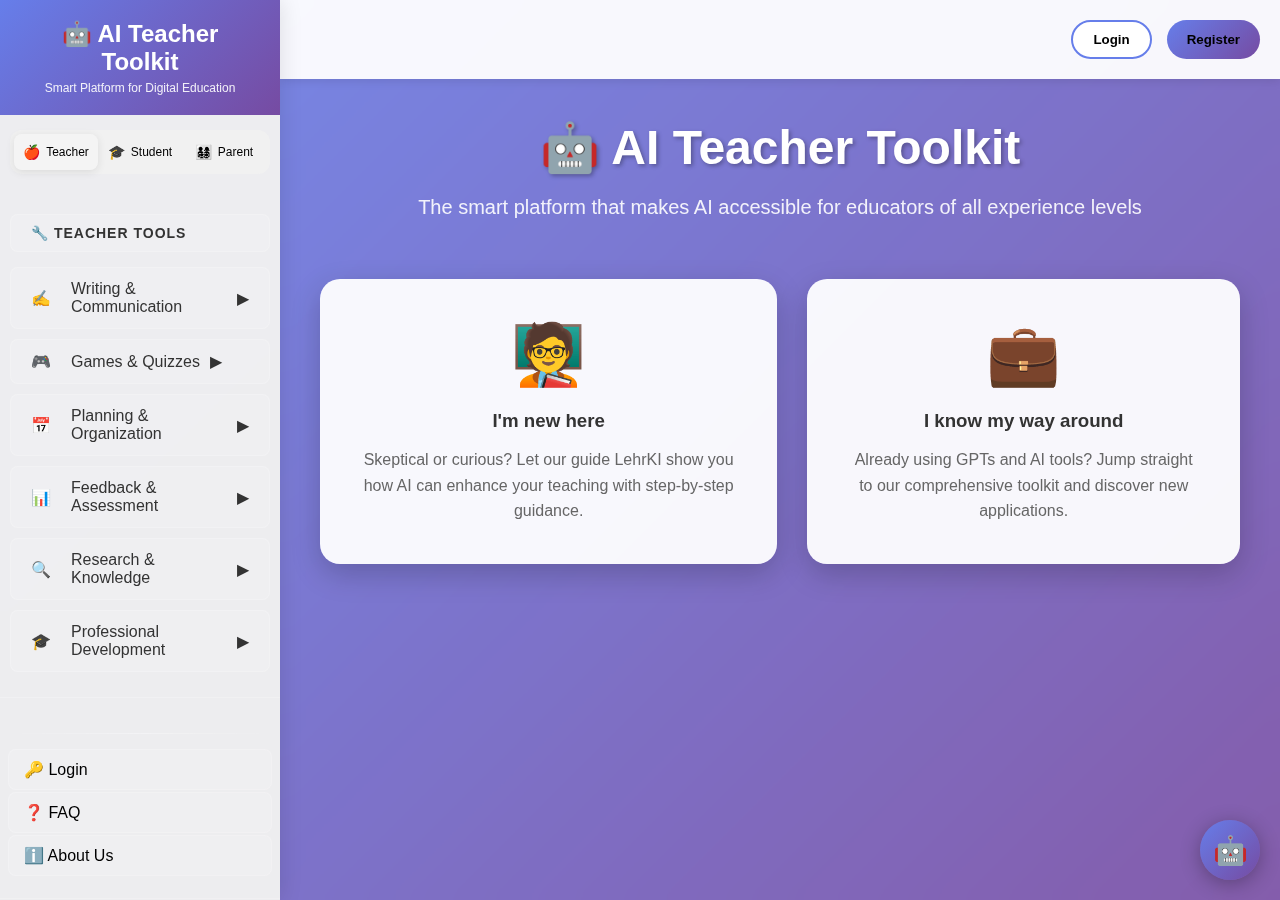
<file: frontend/index.html>
<!DOCTYPE html>
<html lang="en">

<head>
    <meta charset="UTF-8">
    <meta name="viewport" content="width=device-width, initial-scale=1.0">
    <title>AI Teacher Toolkit - Smart Platform for Digital Education</title>
    <link rel="stylesheet" href="./static/css/index.css">
</head>

<body>
    <div class="container">
        <!-- Sidebar -->
        <nav class="sidebar" id="sidebar">
            <div class="sidebar-header">
                <div class="logo">🤖 AI Teacher Toolkit</div>
                <div class="subtitle">Smart Platform for Digital Education</div>
            </div>

            <!-- Role Selection -->
            <div class="role-selector">
                <div class="role-tab active" data-role="teacher" onclick="switchRole('teacher')">
                    <span class="role-icon">🍎</span>
                    <span class="role-text">Teacher</span>
                </div>
                <div class="role-tab" data-role="student" onclick="switchRole('student')">
                    <span class="role-icon">🎓</span>
                    <span class="role-text">Student</span>
                </div>
                <div class="role-tab" data-role="parent" onclick="switchRole('parent')">
                    <span class="role-icon">👨‍👩‍👧‍👦</span>
                    <span class="role-text">Parent</span>
                </div>
            </div>

            <div class="sidebar-content">
                <!-- Teacher Navigation -->
                <div class="nav-section teacher-nav active">
                    <div class="nav-title">🔧 Teacher Tools</div>

                    <div class="nav-category" onclick="toggleCategory(this)">
                        <span class="category-icon">✍️</span>
                        <span class="category-text">Writing & Communication</span>
                        <span class="arrow">▶</span>
                    </div>
                    <div class="nav-subcategories">
                        <div class="nav-item" onclick="showSection('writing-assistant')">
                            <span class="category-icon">📝</span>
                            Writing Assistant
                        </div>
                        <div class="nav-item" onclick="showSection('letter-generator')">
                            <span class="category-icon">💌</span>
                            Parent Letter Generator
                        </div>
                        <div class="nav-item" onclick="showSection('email-composer')">
                            <span class="category-icon">📧</span>
                            Email Composer
                        </div>
                        <div class="nav-item" onclick="showSection('newsletter-creator')">
                            <span class="category-icon">📰</span>
                            Newsletter Creator
                        </div>
                        <div class="nav-item" onclick="showSection('announcement-writer')">
                            <span class="category-icon">📢</span>
                            Announcement Writer
                        </div>
                        <div class="nav-item" onclick="showSection('report-generator')">
                            <span class="category-icon">📋</span>
                            Report Generator
                        </div>
                    </div>

                    <div class="nav-category" onclick="toggleCategory(this)">
                        <span class="category-icon">🎮</span>
                        <span class="category-text">Games & Quizzes</span>
                        <span class="arrow">▶</span>
                    </div>
                    <div class="nav-subcategories">
                        <div class="nav-item" onclick="showSection('quiz-creator')">
                            <span class="category-icon">🧩</span>
                            Quiz Creator
                        </div>
                        <div class="nav-item" onclick="showSection('game-generator')">
                            <span class="category-icon">🎯</span>
                            Game Generator
                        </div>
                        <div class="nav-item" onclick="showSection('puzzle-maker')">
                            <span class="category-icon">🧩</span>
                            Puzzle Maker
                        </div>
                        <div class="nav-item" onclick="showSection('trivia-builder')">
                            <span class="category-icon">❓</span>
                            Trivia Builder
                        </div>
                        <div class="nav-item" onclick="showSection('crossword-creator')">
                            <span class="category-icon">📝</span>
                            Crossword Creator
                        </div>
                        <div class="nav-item" onclick="showSection('memory-game')">
                            <span class="category-icon">🧠</span>
                            Memory Game Builder
                        </div>
                    </div>

                    <div class="nav-category" onclick="toggleCategory(this)">
                        <span class="category-icon">📅</span>
                        <span class="category-text">Planning & Organization</span>
                        <span class="arrow">▶</span>
                    </div>
                    <div class="nav-subcategories">
                        <div class="nav-item" onclick="showSection('lesson-planner')">
                            <span class="category-icon">📚</span>
                            Lesson Planner
                        </div>
                        <div class="nav-item" onclick="showSection('curriculum-mapper')">
                            <span class="category-icon">🗺️</span>
                            Curriculum Mapper
                        </div>
                        <div class="nav-item" onclick="showSection('schedule-builder')">
                            <span class="category-icon">⏰</span>
                            Schedule Builder
                        </div>
                        <div class="nav-item" onclick="showSection('assignment-tracker')">
                            <span class="category-icon">📋</span>
                            Assignment Tracker
                        </div>
                        <div class="nav-item" onclick="showSection('gradebook')">
                            <span class="category-icon">📊</span>
                            Gradebook
                        </div>
                        <div class="nav-item" onclick="showSection('calendar-planner')">
                            <span class="category-icon">📅</span>
                            Calendar Planner
                        </div>
                        <div class="nav-item" onclick="showSection('resource-organizer')">
                            <span class="category-icon">📁</span>
                            Resource Organizer
                        </div>
                        <div class="nav-item" onclick="showSection('project-manager')">
                            <span class="category-icon">🎯</span>
                            Project Manager
                        </div>
                        <div class="nav-item" onclick="showSection('deadline-tracker')">
                            <span class="category-icon">⏳</span>
                            Deadline Tracker
                        </div>
                    </div>

                    <div class="nav-category" onclick="toggleCategory(this)">
                        <span class="category-icon">📊</span>
                        <span class="category-text">Feedback & Assessment</span>
                        <span class="arrow">▶</span>
                    </div>
                    <div class="nav-subcategories">
                        <div class="nav-item" onclick="showSection('assessment-center')">
                            <span class="category-icon">📋</span>
                            Assessment Center
                        </div>
                        <div class="nav-item" onclick="showSection('rubric-generator')">
                            <span class="category-icon">📏</span>
                            Rubric Generator
                        </div>
                        <div class="nav-item" onclick="showSection('feedback-assistant')">
                            <span class="category-icon">💭</span>
                            Feedback Assistant
                        </div>
                        <div class="nav-item" onclick="showSection('grade-calculator')">
                            <span class="category-icon">🧮</span>
                            Grade Calculator
                        </div>
                        <div class="nav-item" onclick="showSection('progress-tracker')">
                            <span class="category-icon">📈</span>
                            Progress Tracker
                        </div>
                        <div class="nav-item" onclick="showSection('parent-communication')">
                            <span class="category-icon">👨‍👩‍👧‍👦</span>
                            Parent Communication
                        </div>
                    </div>

                    <div class="nav-category" onclick="toggleCategory(this)">
                        <span class="category-icon">🔍</span>
                        <span class="category-text">Research & Knowledge</span>
                        <span class="arrow">▶</span>
                    </div>
                    <div class="nav-subcategories">
                        <div class="nav-item" onclick="showSection('resource-library')">
                            <span class="category-icon">📚</span>
                            Resource Library
                        </div>
                        <div class="nav-item" onclick="showSection('prompt-collection')">
                            <span class="category-icon">💡</span>
                            AI Prompt Collection
                        </div>
                        <div class="nav-item" onclick="showSection('research-assistant')">
                            <span class="category-icon">🔬</span>
                            Research Assistant
                        </div>
                        <div class="nav-item" onclick="showSection('citation-generator')">
                            <span class="category-icon">📖</span>
                            Citation Generator
                        </div>
                        <div class="nav-item" onclick="showSection('fact-checker')">
                            <span class="category-icon">✅</span>
                            Fact Checker
                        </div>
                    </div>

                    <div class="nav-category" onclick="toggleCategory(this)">
                        <span class="category-icon">🎓</span>
                        <span class="category-text">Professional Development</span>
                        <span class="arrow">▶</span>
                    </div>
                    <div class="nav-subcategories">
                        <div class="nav-item" onclick="showSection('training-modules')">
                            <span class="category-icon">📖</span>
                            Training Modules
                        </div>
                        <div class="nav-item" onclick="showSection('skill-assessment')">
                            <span class="category-icon">🎯</span>
                            Skill Assessment
                        </div>
                        <div class="nav-item" onclick="showSection('certification-tracker')">
                            <span class="category-icon">🏆</span>
                            Certification Tracker
                        </div>
                        <div class="nav-item" onclick="showSection('peer-collaboration')">
                            <span class="category-icon">👥</span>
                            Peer Collaboration
                        </div>
                    </div>
                </div>

                <!-- Student Navigation -->
                <div class="nav-section student-nav">
                    <div class="nav-title">🎓 Student Tools</div>

                    <div class="nav-item" onclick="showSection('study-assistant')">
                        <span class="category-icon">📚</span>
                        Study Assistant
                    </div>
                    <div class="nav-item" onclick="showSection('homework-helper')">
                        <span class="category-icon">✏️</span>
                        Homework Helper
                    </div>
                    <div class="nav-item" onclick="showSection('learning-games')">
                        <span class="category-icon">🎮</span>
                        Learning Games
                    </div>
                    <div class="nav-item" onclick="showSection('reading-companion')">
                        <span class="category-icon">📖</span>
                        Reading Companion
                    </div>
                    <div class="nav-item" onclick="showSection('research-assistant')">
                        <span class="category-icon">🔍</span>
                        Research Assistant
                    </div>
                </div>

                <!-- Parent Navigation -->
                <div class="nav-section parent-nav">
                    <div class="nav-title">👨‍👩‍👧‍👦 Parent Tools</div>

                    <div class="nav-item" onclick="showSection('progress-tracker')">
                        <span class="category-icon">📈</span>
                        Progress Tracker
                    </div>
                    <div class="nav-item" onclick="showSection('schedule-planner')">
                        <span class="category-icon">📅</span>
                        Schedule Planner
                    </div>
                    <div class="nav-item" onclick="showSection('communication-hub')">
                        <span class="category-icon">💬</span>
                        Communication Hub
                    </div>
                    <div class="nav-item" onclick="showSection('home-learning')">
                        <span class="category-icon">🏠</span>
                        Home Learning
                    </div>
                    <div class="nav-item" onclick="showSection('report-cards')">
                        <span class="category-icon">📄</span>
                        Report Cards
                    </div>
                </div>

                <!-- Common Navigation -->
                <div class="nav-section common-nav">
                    <div class="nav-divider"></div>
                    <div class="nav-item" onclick="showModal('login')">🔑 Login</div>
                    <div class="nav-item" onclick="showSection('faq')">❓ FAQ</div>
                    <div class="nav-item" onclick="showSection('about')">ℹ️ About Us</div>
                </div>
            </div>
        </nav>

        <!-- Main Content -->
        <main class="main-content">
            <header class="header">
                <button class="menu-toggle" onclick="toggleSidebar()">☰</button>
                <div class="header-actions">
                    <button class="btn btn-secondary" onclick="showModal('login')">Login</button>
                    <button class="btn btn-primary" onclick="showModal('register')">Register</button>
                </div>
            </header>

            <div class="content">
                <!-- Home Section -->
                <section id="home" class="section">
                    <div class="hero">
                        <h1>🤖 AI Teacher Toolkit</h1>
                        <p>The smart platform that makes AI accessible for educators of all experience levels</p>
                    </div>

                    <div class="target-group-selection">
                        <div class="target-card" onclick="showBeginnerPath()">
                            <div class="target-icon">🧑‍🏫</div>
                            <h3>I'm new here</h3>
                            <p>Skeptical or curious? Let our guide LehrKI show you how AI can enhance your teaching with
                                step-by-step guidance.</p>
                        </div>
                        <div class="target-card" onclick="showAdvancedPath()">
                            <div class="target-icon">💼</div>
                            <h3>I know my way around</h3>
                            <p>Already using GPTs and AI tools? Jump straight to our comprehensive toolkit and discover
                                new applications.</p>
                        </div>
                    </div>
                </section>

                <!-- Teacher Tools Section -->
                <section id="teacher-tools" class="section hidden">
                    <h2 class="section-title">🔧 AI Tools for Teachers</h2>

                    <div class="filter-bar">
                        <span>Filter by:</span>
                        <span class="filter-tag active" onclick="filterTools('all')">All</span>
                        <span class="filter-tag" onclick="filterTools('planning')">Planning</span>
                        <span class="filter-tag" onclick="filterTools('communication')">Communication</span>
                        <span class="filter-tag" onclick="filterTools('assessment')">Assessment</span>
                        <span class="filter-tag" onclick="filterTools('content')">Content Creation</span>
                    </div>

                    <div class="tools-grid">
                        <div class="tool-card" data-category="communication">
                            <div class="tool-icon">✉️</div>
                            <h4>Parent Letter Writer</h4>
                            <p>Generate professional parent communications for any situation - from field trip
                                permissions to progress updates.</p>
                            <button class="btn btn-primary" onclick="showSection('parent-letter')">Try Tool</button>
                        </div>

                        <div class="tool-card" data-category="planning">
                            <div class="tool-icon">🏔️</div>
                            <h4>Ski Camp Planner</h4>
                            <p>Plan educational outdoor activities with weather considerations, safety protocols, and
                                learning objectives.</p>
                            <button class="btn btn-primary" onclick="showSection('ski-planner')">Try Tool</button>
                        </div>

                        <div class="tool-card" data-category="planning">
                            <div class="tool-icon">⚽</div>
                            <h4>Sports Lesson Planner</h4>
                            <p>Create engaging physical education lessons with age-appropriate exercises and skill
                                progressions.</p>
                            <button class="btn btn-primary" onclick="showSection('sports-planner')">Try Tool</button>
                        </div>

                        <div class="tool-card" data-category="content">
                            <div class="tool-icon">📚</div>
                            <h4>Story Generator</h4>
                            <p>Create educational stories tailored to your students' reading level and curriculum
                                topics.</p>
                            <button class="btn btn-primary" onclick="showSection('story-generator')">Try Tool</button>
                        </div>

                        <div class="tool-card" data-category="assessment">
                            <div class="tool-icon">✍️</div>
                            <h4>Spelling Assistant</h4>
                            <p>Generate spelling lists, practice exercises, and assessment tools based on curriculum
                                standards.</p>
                            <button class="btn btn-primary" onclick="showSection('spelling-assistant')">Try
                                Tool</button>
                        </div>

                        <div class="tool-card" data-category="assessment">
                            <div class="tool-icon">❓</div>
                            <h4>Quiz Creator</h4>
                            <p>Build interactive quizzes and assessments with multiple question types and automatic
                                grading.</p>
                            <button class="btn btn-primary" onclick="showSection('quiz-creator')">Try Tool</button>
                        </div>
                    </div>
                </section>

                <!-- Student Tools Section -->
                <section id="student-tools" class="section hidden">
                    <h2 class="section-title">👨‍🎓 AI Tools for Students</h2>

                    <div class="tools-grid">
                        <div class="tool-card">
                            <div class="tool-icon">✏️</div>
                            <h4>Writing Assistant</h4>
                            <p>Help students improve their writing with grammar suggestions, structure advice, and style
                                recommendations.</p>
                            <button class="btn btn-primary" onclick="showSection('writing-assistant')">Try Tool</button>
                        </div>

                        <div class="tool-card">
                            <div class="tool-icon">🔍</div>
                            <h4>Research AI</h4>
                            <p>Guide students through the research process with source evaluation and information
                                synthesis tools.</p>
                            <button class="btn btn-primary" onclick="showSection('research-ai')">Try Tool</button>
                        </div>

                        <div class="tool-card">
                            <div class="tool-icon">📝</div>
                            <h4>Summary AI</h4>
                            <p>Teach students to create effective summaries of texts, videos, and other learning
                                materials.</p>
                            <button class="btn btn-primary" onclick="showSection('summary-ai')">Try Tool</button>
                        </div>

                        <div class="tool-card">
                            <div class="tool-icon">🎤</div>
                            <h4>Presentation AI</h4>
                            <p>Support students in creating engaging presentations with structure templates and content
                                suggestions.</p>
                            <button class="btn btn-primary" onclick="showSection('presentation-ai')">Try Tool</button>
                        </div>

                        <div class="tool-card">
                            <div class="tool-icon">📖</div>
                            <h4>Vocabulary Trainer</h4>
                            <p>Build vocabulary skills with interactive exercises, context examples, and spaced
                                repetition.</p>
                            <button class="btn btn-primary" onclick="showSection('vocabulary-trainer')">Try
                                Tool</button>
                        </div>
                    </div>
                </section>

                <!-- Subjects Section -->
                <section id="subjects" class="section hidden">
                    <h2 class="section-title">🌍 Subject-Specific Tools</h2>

                    <div class="tools-grid">
                        <div class="tool-card">
                            <div class="tool-icon">🔤</div>
                            <h4>Language Learning Hub</h4>
                            <p>Comprehensive tools for language instruction including grammar, vocabulary, and
                                conversation practice.</p>
                            <button class="btn btn-primary" onclick="showSection('language-hub')">Explore</button>
                        </div>

                        <div class="tool-card">
                            <div class="tool-icon">📐</div>
                            <h4>Math Problem Solver</h4>
                            <p>Interactive math tools for problem-solving, equation visualization, and step-by-step
                                explanations.</p>
                            <button class="btn btn-primary" onclick="showSection('math-solver')">Explore</button>
                        </div>

                        <div class="tool-card">
                            <div class="tool-icon">🔬</div>
                            <h4>Science Experiment Designer</h4>
                            <p>Plan and design safe, educational science experiments with detailed procedures and safety
                                guidelines.</p>
                            <button class="btn btn-primary" onclick="showSection('science-designer')">Explore</button>
                        </div>

                        <div class="tool-card">
                            <div class="tool-icon">🎨</div>
                            <h4>Creative Arts Studio</h4>
                            <p>Tools for art education including project ideas, technique tutorials, and digital art
                                creation.</p>
                            <button class="btn btn-primary" onclick="showSection('arts-studio')">Explore</button>
                        </div>
                    </div>
                </section>

                <!-- Parent Letters Section -->
                <section id="parent-letters" class="section hidden">
                    <h2 class="section-title">📨 Parent Letters Generator</h2>

                    <div class="intro-text">
                        <p>Create professional parent communications for any situation - from field trip permissions to
                            progress updates.</p>
                    </div>

                    <div class="tools-grid">
                        <div class="tool-card featured">
                            <div class="tool-header">
                                <div class="tool-icon">🤖</div>
                                <div>
                                    <h3>ChatGPT Parent Letter Assistant</h3>
                                    <p class="tool-subtitle">Specialized AI for parent communication</p>
                                </div>
                                <span class="featured-badge">Featured</span>
                            </div>

                            <div class="tool-content">
                                <h4>📝 Important Prompt Information:</h4>
                                <ul class="instruction-list">
                                    <li><strong>📅 Date:</strong> Provide the current date</li>
                                    <li><strong>⏰ Time:</strong> Specify exact times for events</li>
                                    <li><strong>🔗 Registration Link:</strong> Add relevant links</li>
                                    <li><strong>👥 Target Group:</strong> Specify the grade level</li>
                                    <li><strong>📋 Context:</strong> Describe the occasion in detail</li>
                                </ul>

                                <div class="button-group">
                                    <button class="btn btn-primary"
                                        onclick="window.open('https://chatgpt.com/g/g-68571ba82fa8819192d68cf4bc71efd6-parentletter', '_blank')">
                                        🚀 Open ParentLetter GPT
                                    </button>
                                    <button class="btn btn-secondary" onclick="showTipsModal()">
                                        💡 Appointment Organization Tips
                                    </button>
                                </div>
                            </div>
                        </div>

                        <div class="tool-card">
                            <div class="tool-header">
                                <div class="tool-icon">📋</div>
                                <div>
                                    <h3>Example Prompts</h3>
                                    <p class="tool-subtitle">Templates for different situations</p>
                                </div>
                            </div>

                            <div class="tool-content">
                                <div class="example-prompt">
                                    <strong>Field Trip:</strong> "Create a parent letter for a museum visit on [Date] at
                                    [Time]. Registration deadline [Date] via [Link]. Cost: [Amount]."
                                </div>
                                <div class="example-prompt">
                                    <strong>Parent Conference:</strong> "Write an invitation for parent conferences from
                                    [Date] to [Date]. Appointment booking via [Link]."
                                </div>
                                <div class="example-prompt">
                                    <strong>School Event:</strong> "Create a letter for the school festival on [Date] at
                                    [Time]. Volunteers can register via [Link]."
                                </div>
                            </div>
                        </div>
                    </div>
                </section>

                <!-- Quiz Creator Section -->
                <section id="quiz-creator" class="section hidden">
                    <h2 class="section-title">📝 Quiz & Assessment Creator</h2>

                    <div class="intro-text">
                        <p>Create engaging quizzes and assessments with AI assistance and top educational platforms.
                            From gamified learning to professional testing.</p>
                    </div>

                    <div class="tools-grid">
                        <!-- AI Quiz Generator -->
                        <div class="tool-card featured">
                            <div class="tool-header">
                                <div class="tool-icon">🤖</div>
                                <div>
                                    <h3>ChatGPT Quiz Generator</h3>
                                    <p class="tool-subtitle">AI-powered quiz creation with custom prompts</p>
                                </div>
                                <span class="featured-badge">Featured</span>
                            </div>

                            <div class="tool-content">
                                <p>Use specialized prompts to create comprehensive quizzes with ChatGPT. Specify topic,
                                    question types, difficulty level, and learning objectives.</p>
                                <div class="prompt-instructions">
                                    <strong>📋 Prompt Tips:</strong>
                                    <ul style="margin: 10px 0; padding-left: 20px; color: #666;">
                                        <li>Specify the topic and grade level</li>
                                        <li>Choose question types (multiple choice, true/false, short answer)</li>
                                        <li>Set difficulty level and number of questions</li>
                                        <li>Include learning objectives</li>
                                    </ul>
                                </div>
                                <div class="button-group">
                                    <button class="btn btn-primary"
                                        onclick="window.open('https://chat.openai.com', '_blank')">
                                        🚀 Launch ChatGPT
                                    </button>
                                </div>
                            </div>
                        </div>

                        <!-- Kahoot! -->
                        <div class="tool-card">
                            <div class="tool-header">
                                <div class="tool-icon">🎮</div>
                                <div>
                                    <h3>Kahoot!</h3>
                                    <p class="tool-subtitle">Gamified learning & fun quizzes</p>
                                </div>
                            </div>

                            <div class="tool-content">
                                <p>Create interactive, game-based quizzes that students love. Perfect for classroom
                                    engagement and remote learning.</p>
                                <div class="feature-list">
                                    <span class="feature-tag">🎮 Game-based</span>
                                    <span class="feature-tag">📱 Mobile-friendly</span>
                                    <span class="feature-tag">⚡ Real-time</span>
                                </div>
                                <div class="button-group">
                                    <button class="btn btn-primary"
                                        onclick="window.open('https://kahoot.com/', '_blank')">
                                        🚀 Try Kahoot!
                                    </button>
                                </div>
                            </div>
                        </div>

                        <!-- Quizlet -->
                        <div class="tool-card">
                            <div class="tool-header">
                                <div class="tool-icon">🃏</div>
                                <div>
                                    <h3>Quizlet</h3>
                                    <p class="tool-subtitle">Flashcards & study sets</p>
                                </div>
                            </div>

                            <div class="tool-content">
                                <p>Create digital flashcards and study sets with images, audio, and multiple study
                                    modes. Perfect for vocabulary, definitions, and memorization.</p>
                                <div class="feature-list">
                                    <span class="feature-tag">📚 Flashcards</span>
                                    <span class="feature-tag">🎵 Audio support</span>
                                    <span class="feature-tag">🧠 Study games</span>
                                </div>
                                <div class="button-group">
                                    <button class="btn btn-primary"
                                        onclick="window.open('https://quizlet.com/', '_blank')">
                                        🚀 Try Quizlet
                                    </button>
                                </div>
                            </div>
                        </div>

                        <!-- ClassMarker -->
                        <div class="tool-card">
                            <div class="tool-header">
                                <div class="tool-icon">📊</div>
                                <div>
                                    <h3>ClassMarker</h3>
                                    <p class="tool-subtitle">Professional online testing</p>
                                </div>
                            </div>

                            <div class="tool-content">
                                <p>Secure online exam platform with advanced features like time limits, question
                                    randomization, and detailed analytics. Ideal for formal assessments.</p>
                                <div class="feature-list">
                                    <span class="feature-tag">🔒 Secure</span>
                                    <span class="feature-tag">📈 Analytics</span>
                                    <span class="feature-tag">⏱️ Timed tests</span>
                                </div>
                                <div class="button-group">
                                    <button class="btn btn-primary"
                                        onclick="window.open('https://www.classmarker.com/', '_blank')">
                                        🚀 Try ClassMarker
                                    </button>
                                </div>
                            </div>
                        </div>

                        <!-- ProProfs -->
                        <div class="tool-card">
                            <div class="tool-header">
                                <div class="tool-icon">📝</div>
                                <div>
                                    <h3>ProProfs Quiz Maker</h3>
                                    <p class="tool-subtitle">Comprehensive quiz builder</p>
                                </div>
                            </div>

                            <div class="tool-content">
                                <p>Create professional quizzes with 15+ question types, custom branding, and automated
                                    grading.</p>
                                <div class="feature-list">
                                    <span class="feature-tag">🎨 Customizable</span>
                                    <span class="feature-tag">📋 Question bank</span>
                                    <span class="feature-tag">🏷️ Branding</span>
                                </div>
                                <div class="button-group">
                                    <button class="btn btn-primary"
                                        onclick="window.open('https://www.proprofs.com/quiz-school/', '_blank')">
                                        🚀 Try ProProfs
                                    </button>
                                </div>
                            </div>
                        </div>

                        <!-- Quizalize -->
                        <div class="tool-card">
                            <div class="tool-header">
                                <div class="tool-icon">🎯</div>
                                <div>
                                    <h3>Quizalize</h3>
                                    <p class="tool-subtitle">Homework & performance tracking</p>
                                </div>
                            </div>

                            <div class="tool-content">
                                <p>AI-powered quiz creator perfect for homework assignments. Features automatic
                                    gradebook, performance tracking, and targeted instruction recommendations.</p>
                                <div class="feature-list">
                                    <span class="feature-tag">🤖 AI-powered</span>
                                    <span class="feature-tag">📚 Homework</span>
                                    <span class="feature-tag">📊 Tracking</span>
                                </div>
                                <div class="button-group">
                                    <button class="btn btn-primary"
                                        onclick="window.open('https://www.quizalize.com/', '_blank')">
                                        🚀 Try Quizalize
                                    </button>
                                </div>
                            </div>
                        </div>
                    </div>
                </section>

                <!-- Lesson Planner Section -->
                <section id="lesson-planner" class="section hidden">
                    <div class="section-header">
                        <h1>🎯 AI Lesson Planner</h1>
                        <p>Powerful AI-driven tools to create engaging lesson plans in minutes</p>
                    </div>

                    <div class="tools-grid">
                        <!-- ChatGPT Lesson Planner -->
                        <div class="tool-card featured">
                            <div class="tool-header">
                                <div class="tool-icon">🤖</div>
                                <div>
                                    <h3>ChatGPT Lesson Planner</h3>
                                    <p class="tool-subtitle">AI-powered lesson creation with custom prompts</p>
                                </div>
                                <span class="featured-badge">Featured</span>
                            </div>

                            <div class="tool-content">
                                <p>Use ChatGPT to generate comprehensive lesson plans tailored to your subject, grade
                                    level, and learning objectives.</p>
                                <div class="feature-list">
                                    <span class="feature-tag">🎯 Customizable</span>
                                    <span class="feature-tag">⚡ Fast</span>
                                    <span class="feature-tag">🧠 Creative</span>
                                </div>

                                <div class="prompt-example">
                                    <strong>Example Prompt:</strong><br>
                                    <em>"Create a 45-minute lesson plan for 8th grade science about photosynthesis.
                                        Include learning objectives, materials needed, step-by-step activities, and
                                        assessment methods."</em>
                                </div>

                                <div class="button-group">
                                    <button class="btn btn-primary"
                                        onclick="window.open('https://chat.openai.com', '_blank')">
                                        🚀 Launch ChatGPT
                                    </button>
                                </div>
                            </div>
                        </div>

                        <!-- MagicSchool.ai -->
                        <div class="tool-card">
                            <div class="tool-header">
                                <div class="tool-icon">🪄</div>
                                <div>
                                    <h3>MagicSchool.ai</h3>
                                    <p class="tool-subtitle">70+ AI tools designed specifically for educators</p>
                                </div>
                            </div>

                            <div class="tool-content">
                                <p>Comprehensive AI platform with specialized lesson planning tools, assessment
                                    generators, and educational resources.</p>
                                <div class="feature-list">
                                    <span class="feature-tag">🎓 Education-focused</span>
                                    <span class="feature-tag">🛠️ 70+ Tools</span>
                                    <span class="feature-tag">🔗 LMS Integration</span>
                                </div>
                                <div class="button-group">
                                    <button class="btn btn-primary"
                                        onclick="window.open('https://www.magicschool.ai/tools/lesson-plan', '_blank')">
                                        🚀 Launch MagicSchool
                                    </button>
                                </div>
                            </div>
                        </div>

                        <!-- LessonPlans.ai -->
                        <div class="tool-card">
                            <div class="tool-header">
                                <div class="tool-icon">📚</div>
                                <div>
                                    <h3>LessonPlans.ai</h3>
                                    <p class="tool-subtitle">K-12 focused lesson planning made 10x faster</p>
                                </div>
                            </div>

                            <div class="tool-content">
                                <p>Specialized AI tool for creating detailed, standards-aligned lesson plans with
                                    step-by-step guides and engaging activities.</p>
                                <div class="feature-list">
                                    <span class="feature-tag">📖 Step-by-step</span>
                                    <span class="feature-tag">🎯 Standards-aligned</span>
                                    <span class="feature-tag">🎮 Interactive</span>
                                </div>
                                <div class="button-group">
                                    <button class="btn btn-primary"
                                        onclick="window.open('https://lessonplans.ai', '_blank')">
                                        🚀 Launch LessonPlans.ai
                                    </button>
                                </div>
                            </div>
                        </div>
                    </div>

                    <!-- Lesson Planning Templates -->
                    <div class="lesson-templates">
                        <h3 style="margin-top: 40px; margin-bottom: 20px; color: #333;">📋 Quick Lesson Templates</h3>
                        <div class="template-grid">
                            <div class="template-card" onclick="useLessonTemplate('math-lesson')">
                                <div class="template-icon">🔢</div>
                                <div class="template-name">Math Lesson</div>
                                <div class="template-desc">Algebra, geometry, and problem-solving</div>
                            </div>
                            <div class="template-card" onclick="useLessonTemplate('science-lesson')">
                                <div class="template-icon">🔬</div>
                                <div class="template-name">Science Lesson</div>
                                <div class="template-desc">Experiments and scientific method</div>
                            </div>
                            <div class="template-card" onclick="useLessonTemplate('english-lesson')">
                                <div class="tool-icon">📖</div>
                                <div class="template-name">English Lesson</div>
                                <div class="template-desc">Reading, writing, and literature</div>
                            </div>
                            <div class="template-card" onclick="useLessonTemplate('history-lesson')">
                                <div class="template-icon">🏛️</div>
                                <div class="template-name">History Lesson</div>
                                <div class="template-desc">Historical events and analysis</div>
                            </div>
                        </div>
                    </div>
                </section>

                <!-- Other sections with placeholder content -->
                <section id="intro" class="section hidden">
                    <h2 class="section-title">🚀 Introduction to AI in Education</h2>
                    <div style="background: rgba(255, 255, 255, 0.95); padding: 40px; border-radius: 15px;">
                        <h3>Welcome to the Future of Education</h3>
                        <p>Artificial Intelligence is transforming how we teach and learn. Our platform makes AI
                            accessible to educators at every level...</p>
                        <div class="btn-group" style="margin-top: 20px;">
                            <button class="btn btn-primary">Watch Introduction Video</button>
                            <button class="btn btn-secondary">Download Quick Start Guide</button>
                        </div>
                    </div>
                </section>

                <section id="privacy" class="section hidden">
                    <h2 class="section-title">🔒 Privacy & Security</h2>
                    <div style="background: rgba(255, 255, 255, 0.95); padding: 40px; border-radius: 15px;">
                        <h3>Your Data is Safe</h3>
                        <p>We take privacy seriously. Learn about our data protection measures and how we keep student
                            information secure...</p>
                    </div>
                </section>

                <section id="faq" class="section hidden">
                    <h2 class="section-title">❓ Frequently Asked Questions</h2>
                    <div style="background: rgba(255, 255, 255, 0.95); padding: 40px; border-radius: 15px;">
                        <h3>Common Questions</h3>
                        <p>Find answers to the most frequently asked questions about using AI in the classroom...</p>
                    </div>
                </section>

                <section id="about" class="section hidden">
                    <h2 class="section-title">👥 About Our Platform</h2>
                    <div style="background: rgba(255, 255, 255, 0.95); padding: 40px; border-radius: 15px;">
                        <h3>Our Mission</h3>
                        <p>We believe AI should empower educators, not replace them. Learn about our team and vision...
                        </p>
                    </div>
                </section>

                <!-- Assessment Center Section -->
                <section id="assessment-center" class="section hidden">
                    <h2 class="section-title">✅ Assessment Center</h2>

                    <div class="intro-text">
                        <p>Comprehensive assessment tools with AI-powered features for creating, managing, and analyzing
                            student evaluations.</p>
                    </div>

                    <!-- Header Navigation -->
                    <div class="assessment-nav">
                        <button class="nav-tab active" onclick="showAssessmentSection('tools')">🛠️ Tools</button>
                        <button class="nav-tab" onclick="showAssessmentSection('rubrics')">🎯 Rubric Builder</button>
                        <button class="nav-tab" onclick="showAssessmentSection('feedback')">💬 Feedback
                            Generator</button>
                        <button class="nav-tab" onclick="showAssessmentSection('analytics')">📈 Analytics</button>
                        <button class="nav-tab" onclick="showAssessmentSection('gradebook')">📊 Grade Book</button>
                    </div>

                    <!-- Tools Section -->
                    <div id="assessment-tools" class="assessment-section active">
                        <div class="tools-grid">
                            <div class="tool-card">
                                <div class="tool-header">
                                    <div class="tool-icon">📝</div>
                                    <div>
                                        <h3>Quiz & Test Creator</h3>
                                        <p class="tool-subtitle">Create comprehensive assessments with multiple question
                                            types</p>
                                    </div>
                                </div>

                                <div class="tool-content">
                                    <p>Build professional quizzes and tests with various question formats including
                                        multiple choice, true/false, short answer, and essay questions.</p>
                                    <div class="feature-list">
                                        <span class="feature-tag">📝 Multiple formats</span>
                                        <span class="feature-tag">⏱️ Timed tests</span>
                                        <span class="feature-tag">🔄 Auto-grading</span>
                                    </div>
                                    <div class="button-group">
                                        <button class="btn btn-primary" onclick="launchAssessmentTool('quiz-creator')">
                                            🚀 Launch Tool
                                        </button>
                                    </div>
                                </div>
                            </div>

                            <div class="tool-card">
                                <div class="tool-header">
                                    <div class="tool-icon">🎯</div>
                                    <div>
                                        <h3>Rubric Generator</h3>
                                        <p class="tool-subtitle">AI-powered rubric creation for consistent grading</p>
                                    </div>
                                </div>

                                <div class="tool-content">
                                    <p>Generate detailed rubrics with performance criteria and scoring levels. Perfect
                                        for essays, projects, and presentations.</p>
                                    <div class="feature-list">
                                        <span class="feature-tag">🤖 AI-generated</span>
                                        <span class="feature-tag">📊 Performance levels</span>
                                        <span class="feature-tag">📋 Customizable</span>
                                    </div>
                                    <div class="button-group">
                                        <button class="btn btn-primary"
                                            onclick="launchAssessmentTool('rubric-generator')">
                                            🚀 Launch Tool
                                        </button>
                                    </div>
                                </div>
                            </div>

                            <div class="tool-card">
                                <div class="tool-header">
                                    <div class="tool-icon">📊</div>
                                    <div>
                                        <h3>Grade Analyzer</h3>
                                        <p class="tool-subtitle">Statistical analysis and performance insights</p>
                                    </div>
                                </div>

                                <div class="tool-content">
                                    <p>Analyze student performance with detailed statistics, grade distributions, and
                                        learning analytics.</p>
                                    <div class="feature-list">
                                        <span class="feature-tag">📈 Statistics</span>
                                        <span class="feature-tag">🎯 Insights</span>
                                        <span class="feature-tag">📊 Visualizations</span>
                                    </div>
                                    <div class="button-group">
                                        <button class="btn btn-primary"
                                            onclick="launchAssessmentTool('grade-analyzer')">
                                            🚀 Launch Tool
                                        </button>
                                    </div>
                                </div>
                            </div>

                            <div class="tool-card">
                                <div class="tool-header">
                                    <div class="tool-icon">🏆</div>
                                    <div>
                                        <h3>Portfolio Builder</h3>
                                        <p class="tool-subtitle">Digital portfolio creation and management</p>
                                    </div>
                                </div>

                                <div class="tool-content">
                                    <p>Help students create digital portfolios to showcase their work and track learning
                                        progress over time.</p>
                                    <div class="feature-list">
                                        <span class="feature-tag">📱 Digital</span>
                                        <span class="feature-tag">🎨 Customizable</span>
                                        <span class="feature-tag">📈 Progress tracking</span>
                                    </div>
                                    <div class="button-group">
                                        <button class="btn btn-primary"
                                            onclick="launchAssessmentTool('portfolio-builder')">
                                            🚀 Launch Tool
                                        </button>
                                    </div>
                                </div>
                            </div>
                        </div>

                        <!-- Assessment Templates -->
                        <div class="assessment-templates">
                            <h3 style="margin-bottom: 20px; color: #333;">📋 Ready-to-Use Assessment Templates</h3>
                            <div class="template-grid">
                                <div class="template-card" onclick="useAssessmentTemplate('math-quiz')">
                                    <div class="template-icon">🔢</div>
                                    <div class="template-name">Math Quiz</div>
                                    <div class="template-desc">Basic arithmetic and problem-solving</div>
                                </div>
                                <div class="template-card" onclick="useAssessmentTemplate('science-test')">
                                    <div class="template-icon">🔬</div>
                                    <div class="template-name">Science Test</div>
                                    <div class="template-desc">Scientific concepts and experiments</div>
                                </div>
                                <div class="template-card" onclick="useAssessmentTemplate('reading-comp')">
                                    <div class="template-icon">📚</div>
                                    <div class="template-name">Reading Comprehension</div>
                                    <div class="template-desc">Text analysis and understanding</div>
                                </div>
                                <div class="template-card" onclick="useAssessmentTemplate('essay-rubric')">
                                    <div class="template-icon">✍️</div>
                                    <div class="template-name">Essay Rubric</div>
                                    <div class="template-desc">Writing assessment criteria</div>
                                </div>
                            </div>
                        </div>
                    </div>

                    <!-- Rubric Builder Section -->
                    <div id="assessment-rubrics" class="assessment-section">
                        <div class="rubric-builder">
                            <h3 style="margin-bottom: 20px; color: #333;">🎯 AI-Powered Rubric Builder</h3>
                            <p style="margin-bottom: 25px; color: #666;">Create custom rubrics with AI assistance.
                                Define criteria and performance levels for consistent, fair assessment.</p>

                            <div class="rubric-form">
                                <div class="form-group">
                                    <label>Assignment Type:</label>
                                    <select class="form-control">
                                        <option>Essay Writing</option>
                                        <option>Oral Presentation</option>
                                        <option>Group Project</option>
                                        <option>Research Paper</option>
                                        <option>Creative Project</option>
                                    </select>
                                </div>
                                <div class="form-group">
                                    <label>Grade Level:</label>
                                    <select class="form-control">
                                        <option>Elementary (K-5)</option>
                                        <option>Middle School (6-8)</option>
                                        <option>High School (9-12)</option>
                                        <option>College/University</option>
                                    </select>
                                </div>
                                <div class="form-group">
                                    <label>Learning Objectives:</label>
                                    <textarea class="form-control"
                                        placeholder="Describe what students should demonstrate..."></textarea>
                                </div>

                                <div class="button-group">
                                    <button class="btn btn-primary" onclick="generateAIRubric()">🤖 Generate AI
                                        Rubric</button>
                                    <button class="btn btn-secondary" onclick="addCustomCriteria()">+ Add
                                        Criteria</button>
                                    <button class="btn btn-warning" onclick="exportRubric()">📤 Export</button>
                                </div>
                            </div>
                        </div>
                    </div>

                    <!-- Feedback Generator Section -->
                    <div id="assessment-feedback" class="assessment-section">
                        <div class="feedback-generator">
                            <h3 style="margin-bottom: 20px; color: #333;">💬 AI Feedback Generator</h3>
                            <p style="margin-bottom: 25px; color: #666;">Generate personalized, constructive feedback
                                for student work using AI assistance.</p>

                            <div class="feedback-form">
                                <div class="form-group">
                                    <label>Assignment Type:</label>
                                    <select class="form-control">
                                        <option>Written Assignment</option>
                                        <option>Presentation</option>
                                        <option>Project Work</option>
                                        <option>Problem Solving</option>
                                    </select>
                                </div>
                                <div class="form-group">
                                    <label>Student Performance Level:</label>
                                    <select class="form-control">
                                        <option>Exceeds Expectations</option>
                                        <option>Meets Expectations</option>
                                        <option>Approaching Expectations</option>
                                        <option>Below Expectations</option>
                                    </select>
                                </div>
                                <div class="form-group">
                                    <label>Specific Areas to Address:</label>
                                    <textarea class="form-control"
                                        placeholder="Note specific strengths and areas for improvement..."></textarea>
                                </div>

                                <div class="button-group">
                                    <button class="btn btn-primary" onclick="generateAIFeedback()">🤖 Generate
                                        Feedback</button>
                                    <button class="btn btn-secondary" onclick="copyFeedback()">📋 Copy</button>
                                </div>
                            </div>
                        </div>
                    </div>

                    <!-- Analytics Section -->
                    <div id="assessment-analytics" class="assessment-section">
                        <div class="analytics-dashboard">
                            <h3 style="margin-bottom: 20px; color: #333;">📈 Assessment Analytics</h3>
                            <p style="margin-bottom: 25px; color: #666;">Comprehensive insights into student performance
                                and assessment effectiveness.</p>

                            <div class="analytics-grid">
                                <div class="analytics-card">
                                    <div class="analytics-header">
                                        <div class="analytics-icon">📊</div>
                                        <div class="analytics-title">Class Performance</div>
                                    </div>
                                    <div class="analytics-value">87.5%</div>
                                    <div class="analytics-desc">Average Score</div>
                                </div>

                                <div class="analytics-card">
                                    <div class="analytics-header">
                                        <div class="analytics-icon">📈</div>
                                        <div class="analytics-title">Improvement Trend</div>
                                    </div>
                                    <div class="analytics-value">+12%</div>
                                    <div class="analytics-desc">Since Last Assessment</div>
                                </div>

                                <div class="analytics-card">
                                    <div class="analytics-header">
                                        <div class="analytics-icon">🎯</div>
                                        <div class="analytics-title">Learning Objectives</div>
                                    </div>
                                    <div class="analytics-value">8/10</div>
                                    <div class="analytics-desc">Objectives Met</div>
                                </div>
                            </div>

                            <div class="button-group">
                                <button class="btn btn-primary" onclick="generateFullReport()">📄 Full Report</button>
                                <button class="btn btn-secondary" onclick="exportAnalytics()">📤 Export Data</button>
                            </div>
                        </div>
                    </div>

                    <!-- Grade Book Section -->
                    <div id="assessment-gradebook" class="assessment-section">
                        <div class="grade-book">
                            <h3 style="margin-bottom: 20px; color: #333;">📊 Digital Grade Book</h3>
                            <p style="margin-bottom: 25px; color: #666;">Manage and track student grades with automated
                                calculations and progress monitoring.</p>

                            <div class="gradebook-controls">
                                <button class="btn btn-primary" onclick="addNewAssignment()">+ New Assignment</button>
                                <button class="btn btn-secondary" onclick="calculateGrades()">🧮 Calculate
                                    Grades</button>
                                <button class="btn btn-success" onclick="exportGradebook()">📤 Export</button>
                            </div>

                            <div class="grade-table-container">
                                <table class="grade-table">
                                    <thead>
                                        <tr>
                                            <th>Student Name</th>
                                            <th>Quiz 1<br><small>Oct 15</small></th>
                                            <th>Essay<br><small>Oct 22</small></th>
                                            <th>Midterm<br><small>Nov 1</small></th>
                                            <th>Project<br><small>Nov 10</small></th>
                                            <th>Final Grade</th>
                                        </tr>
                                    </thead>
                                    <tbody>
                                        <tr>
                                            <td>Emma Johnson</td>
                                            <td>92</td>
                                            <td>88</td>
                                            <td>85</td>
                                            <td>94</td>
                                            <td class="grade-a">A-</td>
                                        </tr>
                                        <tr>
                                            <td>Michael Chen</td>
                                            <td>78</td>
                                            <td>82</td>
                                            <td>80</td>
                                            <td>85</td>
                                            <td class="grade-b">B</td>
                                        </tr>
                                        <tr>
                                            <td>Sarah Williams</td>
                                            <td>95</td>
                                            <td>91</td>
                                            <td>93</td>
                                            <td>96</td>
                                            <td class="grade-a">A</td>
                                        </tr>
                                    </tbody>
                                </table>
                            </div>
                        </div>
                    </div>
                </section>

                <!-- Writing Assistant Section -->
                <section id="writing-assistant" class="section hidden">
                    <h2 class="section-title">✏️ Writing Assistant Hub</h2>

                    <div class="intro-text">
                        <p>Comprehensive writing tools for educators and students with AI assistance and external
                            integrations.</p>
                    </div>

                    <div class="tools-grid">
                        <!-- AI Writing Assistant -->
                        <div class="tool-card featured">
                            <div class="tool-header">
                                <div class="tool-icon">🤖</div>
                                <div>
                                    <h3>AI Writing Assistant</h3>
                                    <p class="tool-subtitle">Built-in AI tool for writing support</p>
                                </div>
                                <span class="featured-badge">Featured</span>
                            </div>

                            <div class="tool-content">
                                <p>Get AI-powered writing assistance with grammar checking, style enhancement, and
                                    content suggestions directly in your browser.</p>
                                <div class="feature-list">
                                    <span class="feature-tag">✅ Grammar Check</span>
                                    <span class="feature-tag">🎨 Style Enhancement</span>
                                    <span class="feature-tag">💡 Content Suggestions</span>
                                </div>
                                <div class="button-group">
                                    <button class="btn btn-primary" onclick="showWritingDemo()">🚀 Try Demo</button>
                                </div>
                            </div>
                        </div>

                        <!-- Grammarly -->
                        <div class="tool-card">
                            <div class="tool-header">
                                <div class="tool-icon">🔤</div>
                                <div>
                                    <h3>Grammarly</h3>
                                    <p class="tool-subtitle">Professional writing assistant</p>
                                </div>
                            </div>

                            <div class="tool-content">
                                <p>Advanced grammar checking, style suggestions, and plagiarism detection for
                                    professional writing.</p>
                                <div class="feature-list">
                                    <span class="feature-tag">🔍 Advanced Grammar</span>
                                    <span class="feature-tag">📄 Plagiarism Check</span>
                                    <span class="feature-tag">🎭 Tone Analysis</span>
                                </div>
                                <div class="button-group">
                                    <button class="btn btn-primary"
                                        onclick="window.open('https://grammarly.com', '_blank')">
                                        🚀 Launch Grammarly
                                    </button>
                                </div>
                            </div>
                        </div>

                        <!-- Hemingway Editor -->
                        <div class="tool-card">
                            <div class="tool-header">
                                <div class="tool-icon">📊</div>
                                <div>
                                    <h3>Hemingway Editor</h3>
                                    <p class="tool-subtitle">Readability enhancement tool</p>
                                </div>
                            </div>

                            <div class="tool-content">
                                <p>Improve text readability with sentence structure analysis and clarity
                                    recommendations.</p>
                                <div class="feature-list">
                                    <span class="feature-tag">📈 Readability Score</span>
                                    <span class="feature-tag">📝 Sentence Structure</span>
                                    <span class="feature-tag">🎯 Clarity Focus</span>
                                </div>
                                <div class="button-group">
                                    <button class="btn btn-primary"
                                        onclick="window.open('https://hemingwayapp.com', '_blank')">
                                        🚀 Launch Hemingway
                                    </button>
                                </div>
                            </div>
                        </div>

                        <!-- Parent Letter Generator -->
                        <div class="tool-card">
                            <div class="tool-header">
                                <div class="tool-icon">💌</div>
                                <div>
                                    <h3>Parent Letter Generator</h3>
                                    <p class="tool-subtitle">AI-powered parent communication</p>
                                </div>
                            </div>

                            <div class="tool-content">
                                <p>Generate professional parent letters for various situations with AI assistance and
                                    templates.</p>
                                <div class="feature-list">
                                    <span class="feature-tag">📝 Template Library</span>
                                    <span class="feature-tag">🎯 Professional Tone</span>
                                    <span class="feature-tag">⚡ Quick Generation</span>
                                </div>
                                <div class="button-group">
                                    <button class="btn btn-primary" onclick="showSection('letter-generator')">🚀 Create
                                        Letter</button>
                                </div>
                            </div>
                        </div>
                    </div>

                    <!-- Writing Demo Area -->
                    <div id="writing-demo" class="demo-area"
                        style="display: none; margin-top: 30px; padding: 30px; background: rgba(255, 255, 255, 0.95); border-radius: 15px;">
                        <h3 style="margin-bottom: 20px; color: #333;">✏️ Try the AI Writing Assistant</h3>
                        <div class="demo-interface">
                            <textarea
                                style="width: 100%; height: 200px; padding: 15px; border: 2px solid #ddd; border-radius: 10px; font-family: inherit; font-size: 16px; resize: vertical;"
                                placeholder="Start typing your text here and get AI suggestions..."
                                oninput="updateSuggestions()"></textarea>
                            <div class="demo-suggestions"
                                style="margin-top: 20px; padding: 20px; background: #f8f9fa; border-radius: 10px;">
                                <h4 style="margin-bottom: 15px; color: #333;">💡 AI Suggestions:</h4>
                                <div class="suggestion-item"
                                    style="padding: 10px; margin-bottom: 8px; background: white; border-left: 4px solid #667eea; border-radius: 5px;">
                                    Consider using more active voice in your sentences
                                </div>
                                <div class="suggestion-item"
                                    style="padding: 10px; margin-bottom: 8px; background: white; border-left: 4px solid #667eea; border-radius: 5px;">
                                    The paragraph could benefit from a stronger topic sentence
                                </div>
                                <div class="suggestion-item"
                                    style="padding: 10px; margin-bottom: 8px; background: white; border-left: 4px solid #667eea; border-radius: 5px;">
                                    Try varying your sentence length for better flow
                                </div>
                            </div>
                        </div>
                    </div>
                </section>

                <!-- Quiz Creator Section -->
                <section id="quiz-creator" class="section hidden">
                    <h2 class="section-title">🧩 Quiz & Assessment Creator</h2>

                    <div class="intro-text">
                        <p>Create engaging quizzes and assessments with top online platforms and AI-powered tools.</p>
                    </div>

                    <div class="tools-grid">
                        <!-- ChatGPT Quiz Generator -->
                        <div class="tool-card featured">
                            <div class="tool-header">
                                <div class="tool-icon">🤖</div>
                                <div>
                                    <h3>ChatGPT Quiz Generator</h3>
                                    <p class="tool-subtitle">AI-powered quiz creation with custom prompts</p>
                                </div>
                                <span class="featured-badge">Featured</span>
                            </div>

                            <div class="tool-content">
                                <p>Use specialized prompts to create comprehensive quizzes with ChatGPT. Specify topic,
                                    question types, difficulty level, and learning objectives.</p>
                                <div class="prompt-instructions">
                                    <strong>📋 Prompt Tips:</strong>
                                    <ul style="margin: 10px 0; padding-left: 20px; color: #666;">
                                        <li>Specify the topic and grade level</li>
                                        <li>Choose question types (multiple choice, true/false, short answer)</li>
                                        <li>Set difficulty level and number of questions</li>
                                        <li>Include learning objectives</li>
                                    </ul>
                                </div>
                                <div class="button-group">
                                    <button class="btn btn-primary"
                                        onclick="window.open('https://chat.openai.com', '_blank')">
                                        🚀 Launch ChatGPT
                                    </button>
                                </div>
                            </div>
                        </div>

                        <!-- Kahoot! -->
                        <div class="tool-card">
                            <div class="tool-header">
                                <div class="tool-icon">🎮</div>
                                <div>
                                    <h3>Kahoot!</h3>
                                    <p class="tool-subtitle">Gamified learning & fun quizzes</p>
                                </div>
                            </div>

                            <div class="tool-content">
                                <p>Create interactive, game-based quizzes that students love. Perfect for classroom
                                    engagement and remote learning.</p>
                                <div class="feature-list">
                                    <span class="feature-tag">🎮 Game-based</span>
                                    <span class="feature-tag">📱 Mobile-friendly</span>
                                    <span class="feature-tag">⚡ Real-time</span>
                                </div>
                                <div class="button-group">
                                    <button class="btn btn-primary"
                                        onclick="window.open('https://kahoot.com/', '_blank')">
                                        🚀 Try Kahoot!
                                    </button>
                                </div>
                            </div>
                        </div>

                        <!-- Quizlet -->
                        <div class="tool-card">
                            <div class="tool-header">
                                <div class="tool-icon">🃏</div>
                                <div>
                                    <h3>Quizlet</h3>
                                    <p class="tool-subtitle">Flashcards & study sets</p>
                                </div>
                            </div>

                            <div class="tool-content">
                                <p>Create digital flashcards and study sets with images, audio, and multiple study
                                    modes. Perfect for vocabulary, definitions, and memorization.</p>
                                <div class="feature-list">
                                    <span class="feature-tag">📚 Flashcards</span>
                                    <span class="feature-tag">🎵 Audio support</span>
                                    <span class="feature-tag">🧠 Study games</span>
                                </div>
                                <div class="button-group">
                                    <button class="btn btn-primary"
                                        onclick="window.open('https://quizlet.com/', '_blank')">
                                        🚀 Try Quizlet
                                    </button>
                                </div>
                            </div>
                        </div>

                        <!-- ClassMarker -->
                        <div class="tool-card">
                            <div class="tool-header">
                                <div class="tool-icon">📊</div>
                                <div>
                                    <h3>ClassMarker</h3>
                                    <p class="tool-subtitle">Professional online testing</p>
                                </div>
                            </div>

                            <div class="tool-content">
                                <p>Secure online exam platform with advanced features like time limits, question
                                    randomization, and detailed analytics. Ideal for formal assessments.</p>
                                <div class="feature-list">
                                    <span class="feature-tag">🔒 Secure</span>
                                    <span class="feature-tag">📈 Analytics</span>
                                    <span class="feature-tag">⏱️ Timed tests</span>
                                </div>
                                <div class="button-group">
                                    <button class="btn btn-primary"
                                        onclick="window.open('https://www.classmarker.com/', '_blank')">
                                        🚀 Try ClassMarker
                                    </button>
                                </div>
                            </div>
                        </div>

                        <!-- ProProfs -->
                        <div class="tool-card">
                            <div class="tool-header">
                                <div class="tool-icon">📝</div>
                                <div>
                                    <h3>ProProfs Quiz Maker</h3>
                                    <p class="tool-subtitle">Comprehensive quiz builder</p>
                                </div>
                            </div>

                            <div class="tool-content">
                                <p>Create professional quizzes with 15+ question types, custom branding, and automated
                                    grading.</p>
                                <div class="feature-list">
                                    <span class="feature-tag">🎨 Customizable</span>
                                    <span class="feature-tag">📋 Question bank</span>
                                    <span class="feature-tag">🏷️ Branding</span>
                                </div>
                                <div class="button-group">
                                    <button class="btn btn-primary"
                                        onclick="window.open('https://www.proprofs.com/quiz-school/', '_blank')">
                                        🚀 Try ProProfs
                                    </button>
                                </div>
                            </div>
                        </div>

                        <!-- Quizalize -->
                        <div class="tool-card">
                            <div class="tool-header">
                                <div class="tool-icon">🎯</div>
                                <div>
                                    <h3>Quizalize</h3>
                                    <p class="tool-subtitle">Homework & performance tracking</p>
                                </div>
                            </div>

                            <div class="tool-content">
                                <p>AI-powered quiz creator perfect for homework assignments. Features automatic
                                    gradebook, performance tracking, and targeted instruction recommendations.</p>
                                <div class="feature-list">
                                    <span class="feature-tag">🤖 AI-powered</span>
                                    <span class="feature-tag">📚 Homework</span>
                                    <span class="feature-tag">📊 Tracking</span>
                                </div>
                                <div class="button-group">
                                    <button class="btn btn-primary"
                                        onclick="window.open('https://www.quizalize.com/', '_blank')">
                                        🚀 Try Quizalize
                                    </button>
                                </div>
                            </div>
                        </div>
                    </div>
                </section>

            </div>
        </main>
    </div>

    <!-- Login Modal -->
    <div id="loginModal" class="modal hidden">
        <div class="modal-content">
            <button class="close-modal" onclick="hideModal('login')">&times;</button>
            <div class="modal-header">
                <h2>Login</h2>
                <p>Welcome back! Please sign in to your account.</p>
            </div>
            <form id="loginForm">
                <div class="form-group">
                    <label for="loginEmail">Email</label>
                    <input type="email" id="loginEmail" required>
                </div>
                <div class="form-group">
                    <label for="loginPassword">Password</label>
                    <input type="password" id="loginPassword" required>
                </div>
                <div id="loginAlert" class="alert error hidden"></div>
                <div class="modal-actions">
                    <button type="button" class="btn btn-secondary" onclick="hideModal('login')">Cancel</button>
                    <button type="submit" class="btn btn-primary">Login</button>
                </div>
            </form>
        </div>
    </div>

    <!-- Register Modal -->
    <div id="registerModal" class="modal hidden">
        <div class="modal-content">
            <button class="close-modal" onclick="hideModal('register')">&times;</button>
            <div class="modal-header">
                <h2>Register</h2>
                <p>Create your account to get started.</p>
            </div>
            <form id="registerForm">
                <div class="form-group">
                    <label for="registerName">Full Name</label>
                    <input type="text" id="registerName" required>
                </div>
                <div class="form-group">
                    <label for="registerEmail">Email</label>
                    <input type="email" id="registerEmail" required>
                </div>
                <div class="form-group">
                    <label for="registerPassword">Password</label>
                    <input type="password" id="registerPassword" required>
                </div>
                <div class="form-group">
                    <label for="registerConfirmPassword">Confirm Password</label>
                    <input type="password" id="registerConfirmPassword" required>
                </div>
                <div id="registerAlert" class="alert error hidden"></div>
                <div class="modal-actions">
                    <button type="button" class="btn btn-secondary" onclick="hideModal('register')">Cancel</button>
                    <button type="submit" class="btn btn-primary">Register</button>
                </div>
            </form>
        </div>
    </div>

    <!-- Tips Modal for Office Bookings -->
    <div id="tipsModal" class="modal hidden">
        <div class="modal-content">
            <button class="close-modal" onclick="hideTipsModal()">&times;</button>
            <div class="modal-header">
                <h2>💡 Appointment Organization with Office Bookings</h2>
                <p>Professional appointment management for school events</p>
            </div>
            <div class="modal-body">
                <div class="tips-content">
                    <h3>📅 Why Use Office Bookings?</h3>
                    <ul class="tips-list">
                        <li>✅ Automatic appointment confirmation via email</li>
                        <li>✅ Calendar integration for parents and teachers</li>
                        <li>✅ Easy appointment cancellations and rescheduling</li>
                        <li>✅ Clear appointment management</li>
                        <li>✅ Multilingual support</li>
                    </ul>

                    <div class="video-section">
                        <h3>🎥 Step-by-Step Tutorial</h3>
                        <p>Watch this helpful tutorial:</p>
                        <div class="button-group">
                            <button class="btn btn-primary"
                                onclick="window.open('https://www.youtube.com/watch?v=SLNH5BYVpuA', '_blank')">
                                ▶️ Watch YouTube Tutorial
                            </button>
                        </div>
                    </div>

                    <div class="integration-tip">
                        <h4>🔗 Integration into Parent Letters:</h4>
                        <div class="code-example">
                            <p><strong>Example Text for Parent Letters:</strong></p>
                            <em>"Appointments can be booked conveniently via our online calendar: [Office Bookings
                                Link]. You will receive an automatic confirmation via email."</em>
                        </div>
                    </div>
                </div>
            </div>

            <!-- Chat Widget -->
            <div class="chat-widget">
                <button class="chat-toggle" onclick="toggleChat()">🤖</button>
                <div id="chatWindow" class="chat-window hidden">
                    <div class="chat-header">
                        <div class="chat-avatar">🤖</div>
                        <div>
                            <strong>LehrKI Assistant</strong>
                            <div style="font-size: 12px; opacity: 0.8;">Your AI Teaching Guide</div>
                        </div>
                    </div>
                    <div class="chat-messages" id="chatMessages">
                        <div class="message ai">
                            Hi! I'm LehrKI, your AI teaching assistant. How can I help you explore AI tools for
                            education today?
                        </div>
                    </div>
                    <div class="chat-input-area">
                        <input type="text" class="chat-input" id="chatInput"
                            placeholder="Ask me anything about AI in education...">
                        <button class="chat-send" onclick="sendMessage()">Send</button>
                    </div>
                </div>
            </div>

            <script>
                // Global state
                let currentSection = 'home';
                let isLoggedIn = false;
                let chatOpen = false;

                // Navigation functions
                function showSection(sectionId) {
                    // Hide all sections
                    document.querySelectorAll('.section').forEach(section => {
                        section.classList.add('hidden');
                    });

                    // Show selected section
                    document.getElementById(sectionId).classList.remove('hidden');

                    // Update active nav item
                    document.querySelectorAll('.nav-item').forEach(item => {
                        item.classList.remove('active');
                    });
                    event.target.closest('.nav-item').classList.add('active');

                    currentSection = sectionId;
                }

                function toggleSidebar() {
                    const sidebar = document.getElementById('sidebar');
                    sidebar.classList.toggle('open');
                }

                // Role switching function
                function switchRole(role) {
                    // Update active role tab
                    document.querySelectorAll('.role-tab').forEach(tab => {
                        tab.classList.remove('active');
                    });
                    document.querySelector(`[data-role="${role}"]`).classList.add('active');

                    // Hide all navigation sections
                    document.querySelectorAll('.nav-section').forEach(section => {
                        section.classList.remove('active');
                    });

                    // Show selected role navigation
                    document.querySelector(`.${role}-nav`).classList.add('active');

                    // Always show common navigation
                    document.querySelector('.common-nav').classList.add('active');

                    console.log(`Switched to ${role} role`);
                }

                function toggleCategory(categoryElement) {
                    // Toggle expanded class on category
                    categoryElement.classList.toggle('expanded');

                    // Get the next sibling (nav-subcategories)
                    const subcategories = categoryElement.nextElementSibling;
                    if (subcategories && subcategories.classList.contains('nav-subcategories')) {
                        subcategories.classList.toggle('expanded');
                    }

                    // Close other open categories (optional - uncomment if you want accordion behavior)
                    /*
                    const allCategories = document.querySelectorAll('.nav-category');
                    const allSubcategories = document.querySelectorAll('.nav-subcategories');
                    
                    allCategories.forEach(cat => {
                        if (cat !== categoryElement) {
                            cat.classList.remove('expanded');
                        }
                    });
                    
                    allSubcategories.forEach(sub => {
                        if (sub !== subcategories) {
                            sub.classList.remove('expanded');
                        }
                    });
                    */
                }

                function showBeginnerPath() {
                    alert('Welcome! LehrKI will guide you through your AI journey. This would start a guided tour in the full version.');
                    showSection('teacher-tools');
                }

                function showAdvancedPath() {
                    showSection('teacher-tools');
                }

                function navigateToPromptCollection() {
                    window.location.href = 'prompt-collection.html';
                }

                // Modal functions
                function showModal(modalType) {
                    const modal = document.getElementById(modalType + 'Modal');
                    modal.classList.remove('hidden');
                    modal.classList.add('show');
                }

                function hideModal(modalType) {
                    const modal = document.getElementById(modalType + 'Modal');
                    modal.classList.add('hidden');
                    modal.classList.remove('show');
                    document.getElementById(modalType + 'Alert').classList.add('hidden');
                }

                function showTipsModal() {
                    showModal('tips');
                }

                function hideTipsModal() {
                    hideModal('tips');
                }

                // Login functionality
                const loginForm = document.getElementById('loginForm');
                const loginAlert = document.getElementById('loginAlert');

                if (loginForm) {
                    loginForm.addEventListener('submit', async (event) => {
                        event.preventDefault();
                        loginAlert.classList.add('hidden');

                        const email = document.getElementById('loginEmail').value;
                        const password = document.getElementById('loginPassword').value;

                        const formData = new URLSearchParams();
                        formData.append('username', email);
                        formData.append('password', password);

                        try {
                            const response = await fetch('/api/auth/login', {
                                method: 'POST',
                                headers: { 'Content-Type': 'application/x-www-form-urlencoded' },
                                body: formData.toString(),
                            });

                            const result = await response.json();

                            if (response.ok) {
                                localStorage.setItem('accessToken', result.access_token);

                                if (result.user_role === 'admin') {
                                    window.location.href = '/admin-dashboard.html';
                                } else {
                                    window.location.href = '/dashboard.html';
                                }
                            } else {
                                loginAlert.textContent = `Error: ${result.detail}`;
                                loginAlert.classList.remove('hidden');
                            }
                        } catch (error) {
                            loginAlert.textContent = 'An unexpected network error occurred.';
                            loginAlert.classList.remove('hidden');
                        }
                    });
                }
                // Register functionality
                const registerForm = document.getElementById('registerForm');
                const registerAlert = document.getElementById('registerAlert');

                if (registerForm) {
                    registerForm.addEventListener('submit', async (event) => {
                        event.preventDefault();
                        registerAlert.classList.add('hidden');

                        const fullName = document.getElementById('registerName').value;
                        const email = document.getElementById('registerEmail').value;
                        const password = document.getElementById('registerPassword').value;
                        const confirmPassword = document.getElementById('registerConfirmPassword').value;

                        if (password !== confirmPassword) {
                            registerAlert.textContent = 'Passwords do not match.';
                            registerAlert.classList.remove('hidden');
                            return;
                        }

                        try {
                            const response = await fetch('/api/auth/register', {
                                method: 'POST',
                                headers: { 'Content-Type': 'application/json' },
                                body: JSON.stringify({ full_name: fullName, email: email, password: password }),
                            });

                            const result = await response.json();

                            if (response.ok) {
                                hideModal('register');
                                alert('Registration successful! Please log in.');
                                showModal('login');
                            } else {
                                registerAlert.textContent = `Error: ${result.detail}`;
                                registerAlert.classList.remove('hidden');
                            }
                        } catch (error) {
                            registerAlert.textContent = 'An unexpected network error occurred.';
                            registerAlert.classList.remove('hidden');
                        }
                    });
                }

                // Chat functionality
                function toggleChat() {
                    const chatWindow = document.getElementById('chatWindow');
                    chatOpen = !chatOpen;
                    chatWindow.classList.toggle('hidden');
                }

                function sendMessage() {
                    const input = document.getElementById('chatInput');
                    const message = input.value.trim();

                    if (message) {
                        const messagesContainer = document.getElementById('chatMessages');

                        // Add user message
                        const userMessage = document.createElement('div');
                        userMessage.className = 'message user';
                        userMessage.textContent = message;
                        messagesContainer.appendChild(userMessage);

                        // Add AI response (simulated)
                        setTimeout(() => {
                            const aiMessage = document.createElement('div');
                            aiMessage.className = 'message ai';
                            aiMessage.textContent = getAIResponse(message);
                            messagesContainer.appendChild(aiMessage);
                            messagesContainer.scrollTop = messagesContainer.scrollHeight;
                        }, 1000);

                        input.value = '';
                        messagesContainer.scrollTop = messagesContainer.scrollHeight;
                    }
                }

                function getAIResponse(message) {
                    const responses = [
                        "That's a great question! AI can definitely help with that aspect of teaching.",
                        "I'd recommend starting with our Quiz Creator tool for that type of activity.",
                        "Have you tried our Parent Letter Writer? It might be perfect for your needs.",
                        "For lesson planning, our Sports Lesson Planner could be very useful.",
                        "That sounds like a perfect use case for our Story Generator tool!",
                        "I can help you explore different AI tools for your specific teaching needs."
                    ];
                    return responses[Math.floor(Math.random() * responses.length)];
                }

                // Tool launch function
                function launchTool(toolName) {
                    if (toolName === 'writing-assistant') {
                        // Navigate to writing assistant hub
                        window.location.href = 'writing-assistant.html';
                    } else if (toolName === 'language-hub') {
                        // Navigate to language learning hub
                        window.location.href = 'language-hub.html';
                    } else if (toolName === 'quiz-creator') {
                        // Navigate to quiz creator
                        showSection('quiz-creator');
                    } else if (toolName === 'lesson-planner') {
                        // Navigate to lesson planner
                        showSection('lesson-planner');
                    } else if (toolName === 'ai-tools-directory') {
                        // Navigate to AI tools directory
                        window.location.href = 'ai-tools-directory.html';
                    } else {
                        alert(`Launching ${toolName} tool... In the full version, this would open the actual AI tool interface.`);
                    }
                }

                // Filter functionality
                function filterTools(category) {
                    const tools = document.querySelectorAll('.tool-card');
                    const filterTags = document.querySelectorAll('.filter-tag');

                    // Update active filter
                    filterTags.forEach(tag => tag.classList.remove('active'));
                    event.target.classList.add('active');

                    // Show/hide tools
                    tools.forEach(tool => {
                        if (category === 'all' || tool.dataset.category === category) {
                            tool.style.display = 'block';
                        } else {
                            tool.style.display = 'none';
                        }
                    });
                }

                // Lesson Planner Functions
                function useLessonTemplate(templateType) {
                    alert(`Loading ${templateType} template... In the full version, this would open a detailed lesson plan template.`);
                }

                // Assessment Center Functions
                function showAssessmentSection(sectionName) {
                    document.querySelectorAll('.assessment-section').forEach(s => s.classList.remove('active'));
                    document.querySelectorAll('.nav-tab').forEach(t => t.classList.remove('active'));

                    const targetSection = document.getElementById(`assessment-${sectionName}`);
                    if (targetSection) targetSection.classList.add('active');

                    if (event && event.target) event.target.classList.add('active');
                }

                function launchAssessmentTool(toolName) {
                    alert(`Launching ${toolName}... In the full version, this would open the actual assessment tool.`);
                }

                function useAssessmentTemplate(templateName) {
                    alert(`Loading ${templateName} template...`);
                }

                function generateAIRubric() {
                    alert('AI Rubric Generator activated!');
                }

                function exportRubric() {
                    alert('Rubric exported!');
                }

                function addCustomCriteria() {
                    alert('Custom criteria builder opened!');
                }

                function generateAIFeedback() {
                    alert('AI Feedback Generator activated!');
                }

                function copyFeedback() {
                    alert('Feedback copied to clipboard!');
                }

                function generateFullReport() {
                    alert('Generating full analytics report...');
                }

                function exportAnalytics() {
                    alert('Analytics data exported!');
                }

                function addNewAssignment() {
                    alert('New assignment creator opened!');
                }

                function calculateGrades() {
                    alert('Grades calculated!');
                }

                function exportGradebook() {
                    alert('Gradebook exported!');
                }

                // Enable Enter key for chat
                document.getElementById('chatInput').addEventListener('keypress', function (e) {
                    if (e.key === 'Enter') {
                        sendMessage();
                    }
                });

                // Close modals when clicking outside
                document.querySelectorAll('.modal').forEach(modal => {
                    modal.addEventListener('click', function (e) {
                        if (e.target === this) {
                            this.classList.add('hidden');
                            this.classList.remove('show');
                        }
                    });
                });

                // Initialize the page
                document.addEventListener('DOMContentLoaded', function () {
                    console.log('AI Teacher Toolkit loaded successfully!');

                    // Initialize role navigation - start with teacher role
                    switchRole('teacher');
                });
            </script>

            <!-- GARANTIERT SICHTBARER ROBOTER BUTTON - NEUER ANSATZ -->
            <script>
                // Alle alten Buttons entfernen
                document.addEventListener('DOMContentLoaded', function () {
                    // Warte kurz, dann erstelle Button aggressiv
                    setTimeout(function () {
                        // Entferne alle existierenden Buttons
                        const oldButtons = document.querySelectorAll('[onclick*="toggleChatInterface"]');
                        oldButtons.forEach(btn => btn.remove());

                        // NEUER ROBOTER BUTTON - AGGRESSIV EINGEFÜGT
                        const robotButton = document.createElement('div');
                        robotButton.id = 'ROBOT_BUTTON_FINAL';
                        robotButton.innerHTML = '🤖';
                        robotButton.onclick = function () { toggleChatInterface(); };

                        // AGGRESSIVE STYLES - ÜBERSCHREIBT ALLES
                        robotButton.style.cssText = `
                            position: fixed !important;
                            bottom: 20px !important;
                            right: 20px !important;
                            width: 60px !important;
                            height: 60px !important;
                            background: linear-gradient(135deg, #667eea 0%, #764ba2 100%) !important;
                            border-radius: 50% !important;
                            display: flex !important;
                            align-items: center !important;
                            justify-content: center !important;
                            font-size: 28px !important;
                            color: white !important;
                            cursor: pointer !important;
                            box-shadow: 0 4px 20px rgba(0,0,0,0.3) !important;
                            z-index: 999999 !important;
                            visibility: visible !important;
                            opacity: 1 !important;
                            border: none !important;
                            outline: none !important;
                            transform: scale(1) !important;
                            transition: all 0.3s ease !important;
                        `;

                        // SOFORT IN BODY EINFÜGEN
                        document.body.appendChild(robotButton);

                        // HOVER EFFEKT
                        robotButton.addEventListener('mouseenter', function () {
                            this.style.transform = 'scale(1.1) !important';
                        });
                        robotButton.addEventListener('mouseleave', function () {
                            this.style.transform = 'scale(1) !important';
                        });

                        // BESTÄTIGUNG IM CONSOLE
                        console.log('🤖 ROBOTER BUTTON ERFOLGREICH ERSTELLT!');

                        // NOTFALL-ALERT NACH 3 SEKUNDEN FALLS IMMER NOCH NICHT SICHTBAR
                        setTimeout(function () {
                            if (!document.getElementById('ROBOT_BUTTON_FINAL')) {
                                alert('🤖 ROBOTER BUTTON WURDE ERSTELLT! Schauen Sie unten rechts!');
                            }
                        }, 3000);

                    }, 500);
                });

                // CHATBOT INTERFACE (falls nicht existiert)
                function toggleChatInterface() {
                    let chat = document.getElementById('chatInterface');
                    if (!chat) {
                        // ERSTELLE CHAT INTERFACE FALLS NICHT EXISTIERT
                        chat = document.createElement('div');
                        chat.id = 'chatInterface';
                        chat.style.cssText = `
                            position: fixed !important;
                            bottom: 90px !important;
                            right: 20px !important;
                            width: 350px !important;
                            height: 500px !important;
                            background: white !important;
                            border-radius: 15px !important;
                            box-shadow: 0 10px 30px rgba(0,0,0,0.3) !important;
                            z-index: 999998 !important;
                            display: flex !important;
                            flex-direction: column !important;
                            overflow: hidden !important;
                        `;

                        chat.innerHTML = `
                            <div style="background: linear-gradient(135deg, #667eea 0%, #764ba2 100%) !important;
                                color: white !important; padding: 15px !important; font-weight: bold !important;
                                display: flex !important; justify-content: space-between !important; align-items: center !important;">
                                <span>🤖 AI Assistant</span>
                                <button onclick="toggleChatInterface()" style="background: none !important; border: none !important;
                                        color: white !important; font-size: 20px !important; cursor: pointer !important;">&times;</button>
                            </div>
                            <div id="chatMessages" style="flex: 1 !important; padding: 15px !important; overflow-y: auto !important;
                                                          background: #f8f9fa !important;">
                                <div style="background: #e9ecef !important; padding: 10px !important; border-radius: 10px !important; margin-bottom: 10px !important;">
                                    👋 Hallo! Ich bin Ihr AI Teaching Assistant. Wie kann ich Ihnen heute helfen?
                                </div>
                            </div>
                            <div style="padding: 15px !important; border-top: 1px solid #eee !important; background: white !important;">
                                <div style="display: flex !important; gap: 10px !important;">
                                    <input type="text" id="chatInput" placeholder="Ihre Nachricht..."
                                           style="flex: 1 !important; padding: 10px !important; border: 1px solid #ddd !important; 
                                                  border-radius: 20px !important; outline: none !important;">
                                    <button onclick="sendChatMessage()"
                                            style="background: linear-gradient(135deg, #667eea 0%, #764ba2 100%) !important;
                                                   color: white !important; border: none !important; padding: 10px 15px !important; 
                                                   border-radius: 20px !important; cursor: pointer !important;">
                                        📤
                                    </button>
                                </div>
                            </div>
                        `;
                        document.body.appendChild(chat);
                    }

                    // TOGGLE SICHTBARKEIT
                    if (chat.style.display === 'none' || chat.style.display === '') {
                        chat.style.display = 'flex';
                    } else {
                        chat.style.display = 'none';
                    }
                }

                function sendChatMessage() {
                    const input = document.getElementById('chatInput');
                    const messages = document.getElementById('chatMessages');
                    const message = input.value.trim();

                    if (message) {
                        // Benutzer Nachricht
                        const userMsg = document.createElement('div');
                        userMsg.style.cssText = `
                            background: linear-gradient(135deg, #667eea 0%, #764ba2 100%) !important;
                            color: white !important; padding: 10px !important; border-radius: 10px !important;
                            margin-bottom: 10px !important; margin-left: 50px !important; text-align: right !important;
                        `;
                        userMsg.textContent = message;
                        messages.appendChild(userMsg);

                        // AI Antwort
                        setTimeout(() => {
                            const aiMsg = document.createElement('div');
                            aiMsg.style.cssText = `
                                background: #e9ecef !important; padding: 10px !important; border-radius: 10px !important;
                                margin-bottom: 10px !important; margin-right: 50px !important;
                            `;
                            aiMsg.textContent = "Das ist eine interessante Frage! Als AI Teaching Assistant helfe ich Ihnen gerne weiter.";
                            messages.appendChild(aiMsg);
                            messages.scrollTop = messages.scrollHeight;
                        }, 1000);

                        input.value = '';
                        messages.scrollTop = messages.scrollHeight;
                    }
                }

                // Enter-Taste für Chat
                document.addEventListener('keydown', function (e) {
                    if (e.key === 'Enter' && document.getElementById('chatInput') === document.activeElement) {
                        sendChatMessage();
                    }
                });
            </script>

            {{ ... }}
</file>
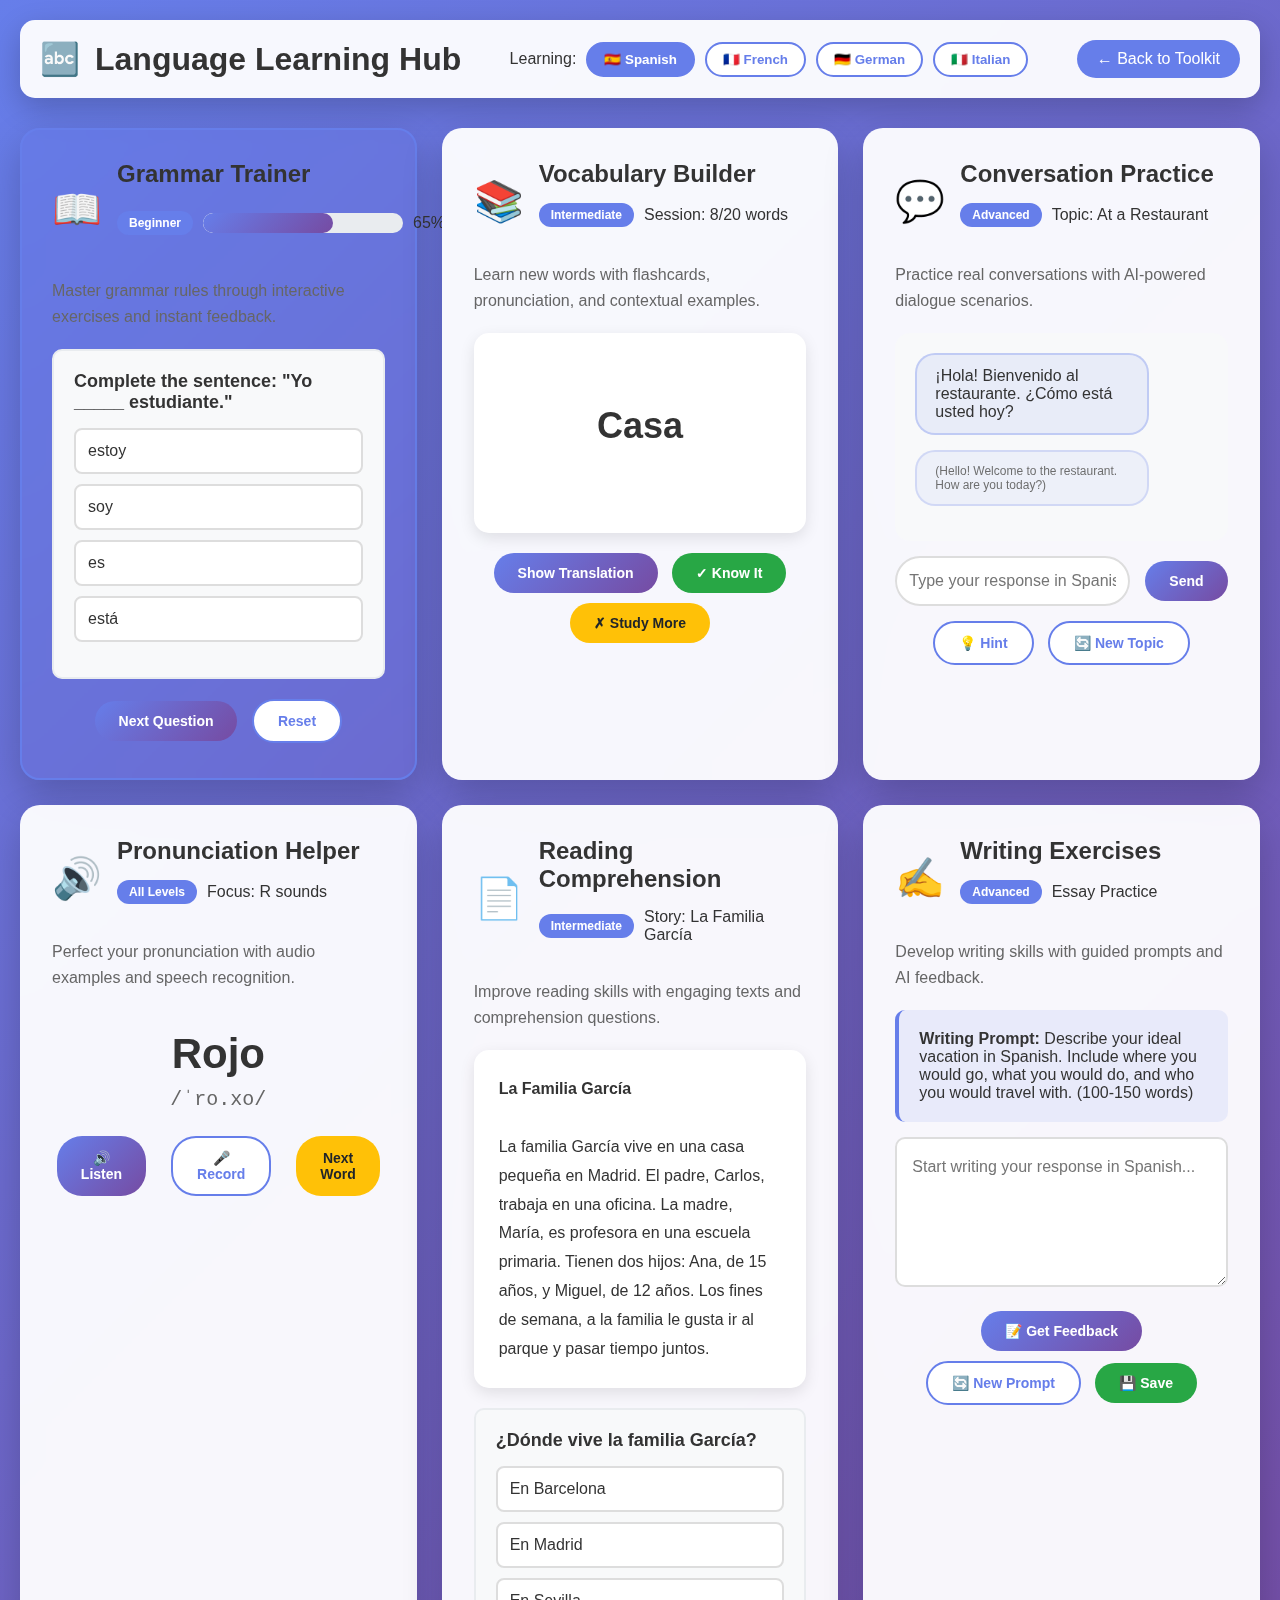
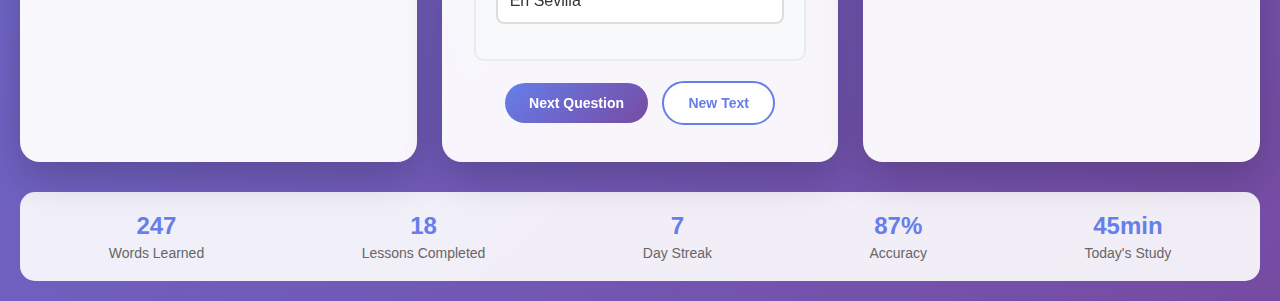
<file: frontend/language-hub.html>
<!DOCTYPE html>
<html lang="en">
<head>
    <meta charset="UTF-8">
    <meta name="viewport" content="width=device-width, initial-scale=1.0">
    <title>Language Learning Hub - AI Teacher Toolkit</title>
    <style>
        * {
            margin: 0;
            padding: 0;
            box-sizing: border-box;
        }

        body {
            font-family: 'Segoe UI', Tahoma, Geneva, Verdana, sans-serif;
            background: linear-gradient(135deg, #667eea 0%, #764ba2 100%);
            min-height: 100vh;
            color: #333;
        }

        .container {
            max-width: 1400px;
            margin: 0 auto;
            padding: 20px;
        }

        .header {
            background: rgba(255, 255, 255, 0.95);
            backdrop-filter: blur(10px);
            padding: 20px;
            border-radius: 15px;
            margin-bottom: 30px;
            box-shadow: 0 10px 30px rgba(0, 0, 0, 0.2);
            display: flex;
            justify-content: space-between;
            align-items: center;
        }

        .header h1 {
            color: #333;
            display: flex;
            align-items: center;
            gap: 15px;
        }

        .language-selector {
            display: flex;
            gap: 10px;
            align-items: center;
        }

        .lang-btn {
            padding: 8px 16px;
            border: 2px solid #667eea;
            background: white;
            color: #667eea;
            border-radius: 20px;
            cursor: pointer;
            transition: all 0.3s ease;
            font-weight: bold;
        }

        .lang-btn.active {
            background: #667eea;
            color: white;
        }

        .back-btn {
            padding: 10px 20px;
            background: #667eea;
            color: white;
            border: none;
            border-radius: 25px;
            cursor: pointer;
            transition: all 0.3s ease;
            text-decoration: none;
            display: inline-block;
        }

        .back-btn:hover {
            background: #5a67d8;
            transform: translateY(-2px);
            box-shadow: 0 5px 15px rgba(0, 0, 0, 0.2);
        }

        .tools-grid {
            display: grid;
            grid-template-columns: repeat(auto-fit, minmax(350px, 1fr));
            gap: 25px;
            margin-bottom: 30px;
        }

        .tool-card {
            background: rgba(255, 255, 255, 0.95);
            backdrop-filter: blur(10px);
            padding: 30px;
            border-radius: 20px;
            box-shadow: 0 15px 40px rgba(0, 0, 0, 0.2);
            transition: all 0.3s ease;
            border: 2px solid transparent;
        }

        .tool-card:hover {
            transform: translateY(-5px);
            box-shadow: 0 20px 50px rgba(0, 0, 0, 0.3);
            border-color: #667eea;
        }

        .tool-card.active {
            border-color: #667eea;
            background: rgba(102, 126, 234, 0.05);
        }

        .tool-header {
            display: flex;
            align-items: center;
            gap: 15px;
            margin-bottom: 20px;
        }

        .tool-icon {
            font-size: 40px;
        }

        .tool-title {
            font-size: 24px;
            font-weight: bold;
            color: #333;
        }

        .tool-description {
            color: #666;
            margin-bottom: 20px;
            line-height: 1.6;
        }

        .tool-interface {
            min-height: 200px;
        }

        .btn {
            padding: 12px 24px;
            border: none;
            border-radius: 25px;
            cursor: pointer;
            font-weight: bold;
            transition: all 0.3s ease;
            font-size: 14px;
            margin: 5px;
        }

        .btn-primary {
            background: linear-gradient(135deg, #667eea 0%, #764ba2 100%);
            color: white;
        }

        .btn-secondary {
            background: white;
            color: #667eea;
            border: 2px solid #667eea;
        }

        .btn-success {
            background: #28a745;
            color: white;
        }

        .btn-warning {
            background: #ffc107;
            color: #212529;
        }

        .btn:hover {
            transform: translateY(-2px);
            box-shadow: 0 5px 15px rgba(0, 0, 0, 0.2);
        }

        .exercise-area {
            background: #f8f9fa;
            padding: 20px;
            border-radius: 10px;
            margin: 15px 0;
            border: 2px solid #e9ecef;
        }

        .question {
            font-weight: bold;
            margin-bottom: 15px;
            font-size: 18px;
        }

        .options {
            display: grid;
            gap: 10px;
            margin-bottom: 15px;
        }

        .option {
            padding: 12px;
            background: white;
            border: 2px solid #ddd;
            border-radius: 8px;
            cursor: pointer;
            transition: all 0.3s ease;
        }

        .option:hover {
            border-color: #667eea;
            background: rgba(102, 126, 234, 0.05);
        }

        .option.selected {
            border-color: #667eea;
            background: rgba(102, 126, 234, 0.1);
        }

        .option.correct {
            border-color: #28a745;
            background: rgba(40, 167, 69, 0.1);
        }

        .option.incorrect {
            border-color: #dc3545;
            background: rgba(220, 53, 69, 0.1);
        }

        .vocab-card {
            background: white;
            padding: 25px;
            border-radius: 15px;
            box-shadow: 0 5px 15px rgba(0, 0, 0, 0.1);
            text-align: center;
            margin: 15px 0;
            min-height: 200px;
            display: flex;
            flex-direction: column;
            justify-content: center;
        }

        .vocab-word {
            font-size: 36px;
            font-weight: bold;
            color: #333;
            margin-bottom: 15px;
        }

        .vocab-translation {
            font-size: 20px;
            color: #666;
            margin-bottom: 10px;
        }

        .vocab-example {
            font-style: italic;
            color: #888;
            margin-top: 15px;
        }

        .conversation-area {
            background: #f8f9fa;
            border-radius: 15px;
            padding: 20px;
            max-height: 400px;
            overflow-y: auto;
        }

        .message {
            margin-bottom: 15px;
            padding: 12px 18px;
            border-radius: 20px;
            max-width: 80%;
        }

        .message.ai {
            background: rgba(102, 126, 234, 0.1);
            border: 2px solid rgba(102, 126, 234, 0.3);
            align-self: flex-start;
        }

        .message.user {
            background: #667eea;
            color: white;
            margin-left: auto;
            text-align: right;
        }

        .input-area {
            display: flex;
            gap: 10px;
            margin-top: 15px;
        }

        .text-input {
            flex: 1;
            padding: 12px;
            border: 2px solid #ddd;
            border-radius: 25px;
            outline: none;
            font-size: 16px;
        }

        .text-input:focus {
            border-color: #667eea;
        }

        .stats-bar {
            background: rgba(255, 255, 255, 0.9);
            padding: 20px;
            border-radius: 15px;
            margin-top: 20px;
            display: flex;
            justify-content: space-around;
            flex-wrap: wrap;
            gap: 20px;
        }

        .stat-item {
            text-align: center;
        }

        .stat-number {
            font-size: 24px;
            font-weight: bold;
            color: #667eea;
            display: block;
        }

        .stat-label {
            color: #666;
            font-size: 14px;
            margin-top: 5px;
        }

        .progress-bar {
            background: #e9ecef;
            border-radius: 10px;
            height: 20px;
            margin: 10px 0;
            overflow: hidden;
        }

        .progress-fill {
            background: linear-gradient(135deg, #667eea 0%, #764ba2 100%);
            height: 100%;
            transition: width 0.3s ease;
            border-radius: 10px;
        }

        .level-indicator {
            display: flex;
            align-items: center;
            gap: 10px;
            margin: 15px 0;
        }

        .level-badge {
            background: #667eea;
            color: white;
            padding: 5px 12px;
            border-radius: 15px;
            font-size: 12px;
            font-weight: bold;
        }

        .feedback {
            padding: 15px;
            border-radius: 10px;
            margin: 15px 0;
            font-weight: bold;
        }

        .feedback.correct {
            background: rgba(40, 167, 69, 0.1);
            color: #28a745;
            border: 2px solid rgba(40, 167, 69, 0.3);
        }

        .feedback.incorrect {
            background: rgba(220, 53, 69, 0.1);
            color: #dc3545;
            border: 2px solid rgba(220, 53, 69, 0.3);
        }

        .pronunciation-area {
            text-align: center;
            padding: 20px;
        }

        .pronunciation-word {
            font-size: 42px;
            font-weight: bold;
            margin-bottom: 10px;
            color: #333;
        }

        .pronunciation-guide {
            font-size: 20px;
            color: #666;
            margin-bottom: 20px;
            font-family: 'Courier New', monospace;
        }

        .audio-controls {
            display: flex;
            justify-content: center;
            gap: 15px;
            margin: 20px 0;
        }

        .reading-passage {
            background: white;
            padding: 25px;
            border-radius: 15px;
            line-height: 1.8;
            font-size: 16px;
            margin-bottom: 20px;
            box-shadow: 0 5px 15px rgba(0, 0, 0, 0.1);
        }

        .hidden {
            display: none;
        }

        @media (max-width: 768px) {
            .tools-grid {
                grid-template-columns: 1fr;
            }

            .container {
                padding: 10px;
            }

            .header {
                flex-direction: column;
                gap: 15px;
                text-align: center;
            }

            .language-selector {
                flex-wrap: wrap;
                justify-content: center;
            }

            .vocab-word {
                font-size: 28px;
            }

            .pronunciation-word {
                font-size: 32px;
            }
        }

        .writing-prompt {
            background: rgba(102, 126, 234, 0.1);
            padding: 20px;
            border-radius: 10px;
            margin-bottom: 15px;
            border-left: 4px solid #667eea;
        }

        .textarea {
            width: 100%;
            min-height: 150px;
            padding: 15px;
            border: 2px solid #ddd;
            border-radius: 10px;
            font-size: 16px;
            line-height: 1.6;
            resize: vertical;
            font-family: inherit;
        }

        .textarea:focus {
            outline: none;
            border-color: #667eea;
        }
    </style>
</head>
<body>
    <div class="container">
        <div class="header">
            <h1>
                <span>🔤</span>
                Language Learning Hub
            </h1>
            
            <div class="language-selector">
                <span>Learning:</span>
                <button class="lang-btn active" onclick="setLanguage('spanish')">🇪🇸 Spanish</button>
                <button class="lang-btn" onclick="setLanguage('french')">🇫🇷 French</button>
                <button class="lang-btn" onclick="setLanguage('german')">🇩🇪 German</button>
                <button class="lang-btn" onclick="setLanguage('italian')">🇮🇹 Italian</button>
            </div>
            
            <a href="index.html" class="back-btn">← Back to Toolkit</a>
        </div>

        <div class="tools-grid">
            <!-- Grammar Trainer -->
            <div class="tool-card active" id="grammar-tool">
                <div class="tool-header">
                    <div class="tool-icon">📖</div>
                    <div>
                        <div class="tool-title">Grammar Trainer</div>
                        <div class="level-indicator">
                            <span class="level-badge">Beginner</span>
                            <div class="progress-bar" style="width: 200px;">
                                <div class="progress-fill" style="width: 65%;"></div>
                            </div>
                            <span>65%</span>
                        </div>
                    </div>
                </div>
                <div class="tool-description">
                    Master grammar rules through interactive exercises and instant feedback.
                </div>
                
                <div class="tool-interface">
                    <div class="exercise-area">
                        <div class="question" id="grammarQuestion">
                            Complete the sentence: "Yo _____ estudiante."
                        </div>
                        <div class="options">
                            <div class="option" onclick="selectGrammarOption(this, false)">estoy</div>
                            <div class="option" onclick="selectGrammarOption(this, true)">soy</div>
                            <div class="option" onclick="selectGrammarOption(this, false)">es</div>
                            <div class="option" onclick="selectGrammarOption(this, false)">está</div>
                        </div>
                        <div id="grammarFeedback" class="feedback hidden"></div>
                    </div>
                    
                    <div style="text-align: center;">
                        <button class="btn btn-primary" onclick="nextGrammarQuestion()">Next Question</button>
                        <button class="btn btn-secondary" onclick="resetGrammar()">Reset</button>
                    </div>
                </div>
            </div>

            <!-- Vocabulary Builder -->
            <div class="tool-card" id="vocab-tool">
                <div class="tool-header">
                    <div class="tool-icon">📚</div>
                    <div>
                        <div class="tool-title">Vocabulary Builder</div>
                        <div class="level-indicator">
                            <span class="level-badge">Intermediate</span>
                            <span>Session: 8/20 words</span>
                        </div>
                    </div>
                </div>
                <div class="tool-description">
                    Learn new words with flashcards, pronunciation, and contextual examples.
                </div>
                
                <div class="tool-interface">
                    <div class="vocab-card" id="vocabCard">
                        <div class="vocab-word" id="vocabWord">Casa</div>
                        <div class="vocab-translation hidden" id="vocabTranslation">House</div>
                        <div class="vocab-example hidden" id="vocabExample">"Mi casa es muy grande" - My house is very big</div>
                    </div>
                    
                    <div style="text-align: center;">
                        <button class="btn btn-primary" onclick="flipVocabCard()">Show Translation</button>
                        <button class="btn btn-success" onclick="nextVocabWord(true)">✓ Know It</button>
                        <button class="btn btn-warning" onclick="nextVocabWord(false)">✗ Study More</button>
                    </div>
                </div>
            </div>

            <!-- Conversation Practice -->
            <div class="tool-card" id="conversation-tool">
                <div class="tool-header">
                    <div class="tool-icon">💬</div>
                    <div>
                        <div class="tool-title">Conversation Practice</div>
                        <div class="level-indicator">
                            <span class="level-badge">Advanced</span>
                            <span>Topic: At a Restaurant</span>
                        </div>
                    </div>
                </div>
                <div class="tool-description">
                    Practice real conversations with AI-powered dialogue scenarios.
                </div>
                
                <div class="tool-interface">
                    <div class="conversation-area" id="conversationArea">
                        <div class="message ai">
                            ¡Hola! Bienvenido al restaurante. ¿Cómo está usted hoy?
                        </div>
                        <div class="message ai" style="font-size: 12px; opacity: 0.7;">
                            (Hello! Welcome to the restaurant. How are you today?)
                        </div>
                    </div>
                    
                    <div class="input-area">
                        <input type="text" class="text-input" id="conversationInput" 
                               placeholder="Type your response in Spanish..." 
                               onkeypress="handleConversationEnter(event)">
                        <button class="btn btn-primary" onclick="sendConversationMessage()">Send</button>
                    </div>
                    
                    <div style="text-align: center; margin-top: 10px;">
                        <button class="btn btn-secondary" onclick="getConversationHint()">💡 Hint</button>
                        <button class="btn btn-secondary" onclick="newConversationTopic()">🔄 New Topic</button>
                    </div>
                </div>
            </div>

            <!-- Pronunciation Helper -->
            <div class="tool-card" id="pronunciation-tool">
                <div class="tool-header">
                    <div class="tool-icon">🔊</div>
                    <div>
                        <div class="tool-title">Pronunciation Helper</div>
                        <div class="level-indicator">
                            <span class="level-badge">All Levels</span>
                            <span>Focus: R sounds</span>
                        </div>
                    </div>
                </div>
                <div class="tool-description">
                    Perfect your pronunciation with audio examples and speech recognition.
                </div>
                
                <div class="tool-interface">
                    <div class="pronunciation-area">
                        <div class="pronunciation-word" id="pronunciationWord">Rojo</div>
                        <div class="pronunciation-guide" id="pronunciationGuide">/ˈro.xo/</div>
                        
                        <div class="audio-controls">
                            <button class="btn btn-primary" onclick="playPronunciation()">🔊 Listen</button>
                            <button class="btn btn-secondary" onclick="recordPronunciation()">🎤 Record</button>
                            <button class="btn btn-warning" onclick="nextPronunciationWord()">Next Word</button>
                        </div>
                        
                        <div id="pronunciationFeedback" class="feedback hidden">
                            Great job! Your pronunciation is 85% accurate.
                        </div>
                    </div>
                </div>
            </div>

            <!-- Reading Comprehension -->
            <div class="tool-card" id="reading-tool">
                <div class="tool-header">
                    <div class="tool-icon">📄</div>
                    <div>
                        <div class="tool-title">Reading Comprehension</div>
                        <div class="level-indicator">
                            <span class="level-badge">Intermediate</span>
                            <span>Story: La Familia García</span>
                        </div>
                    </div>
                </div>
                <div class="tool-description">
                    Improve reading skills with engaging texts and comprehension questions.
                </div>
                
                <div class="tool-interface">
                    <div class="reading-passage" id="readingPassage">
                        <strong>La Familia García</strong><br><br>
                        La familia García vive en una casa pequeña en Madrid. El padre, Carlos, trabaja en una oficina. La madre, María, es profesora en una escuela primaria. Tienen dos hijos: Ana, de 15 años, y Miguel, de 12 años. Los fines de semana, a la familia le gusta ir al parque y pasar tiempo juntos.
                    </div>
                    
                    <div class="exercise-area">
                        <div class="question">¿Dónde vive la familia García?</div>
                        <div class="options">
                            <div class="option" onclick="selectReadingOption(this, false)">En Barcelona</div>
                            <div class="option" onclick="selectReadingOption(this, true)">En Madrid</div>
                            <div class="option" onclick="selectReadingOption(this, false)">En Sevilla</div>
                        </div>
                        <div id="readingFeedback" class="feedback hidden"></div>
                    </div>
                    
                    <div style="text-align: center;">
                        <button class="btn btn-primary" onclick="nextReadingQuestion()">Next Question</button>
                        <button class="btn btn-secondary" onclick="newReadingText()">New Text</button>
                    </div>
                </div>
            </div>

            <!-- Writing Exercises -->
            <div class="tool-card" id="writing-tool">
                <div class="tool-header">
                    <div class="tool-icon">✍️</div>
                    <div>
                        <div class="tool-title">Writing Exercises</div>
                        <div class="level-indicator">
                            <span class="level-badge">Advanced</span>
                            <span>Essay Practice</span>
                        </div>
                    </div>
                </div>
                <div class="tool-description">
                    Develop writing skills with guided prompts and AI feedback.
                </div>
                
                <div class="tool-interface">
                    <div class="writing-prompt">
                        <strong>Writing Prompt:</strong> Describe your ideal vacation in Spanish. Include where you would go, what you would do, and who you would travel with. (100-150 words)
                    </div>
                    
                    <textarea class="textarea" id="writingText" 
                              placeholder="Start writing your response in Spanish..."></textarea>
                    
                    <div style="text-align: center; margin-top: 15px;">
                        <button class="btn btn-primary" onclick="analyzeWriting()">📝 Get Feedback</button>
                        <button class="btn btn-secondary" onclick="newWritingPrompt()">🔄 New Prompt</button>
                        <button class="btn btn-success" onclick="saveWriting()">💾 Save</button>
                    </div>
                    
                    <div id="writingFeedback" class="feedback hidden"></div>
                </div>
            </div>
        </div>

        <!-- Progress Statistics -->
        <div class="stats-bar">
            <div class="stat-item">
                <span class="stat-number" id="wordsLearned">247</span>
                <div class="stat-label">Words Learned</div>
            </div>
            <div class="stat-item">
                <span class="stat-number" id="lessonsCompleted">18</span>
                <div class="stat-label">Lessons Completed</div>
            </div>
            <div class="stat-item">
                <span class="stat-number" id="streakDays">7</span>
                <div class="stat-label">Day Streak</div>
            </div>
            <div class="stat-item">
                <span class="stat-number" id="accuracy">87%</span>
                <div class="stat-label">Accuracy</div>
            </div>
            <div class="stat-item">
                <span class="stat-number" id="studyTime">45min</span>
                <div class="stat-label">Today's Study</div>
            </div>
        </div>
    </div>

    <script>
        let currentLanguage = 'spanish';
        let currentVocabIndex = 0;
        let currentGrammarIndex = 0;
        let conversationState = 0;
        let cardFlipped = false;

        // Language data
        const languageData = {
            spanish: {
                vocab: [
                    { word: 'Casa', translation: 'House', example: 'Mi casa es muy grande - My house is very big' },
                    { word: 'Perro', translation: 'Dog', example: 'El perro corre en el parque - The dog runs in the park' },
                    { word: 'Agua', translation: 'Water', example: 'Necesito beber agua - I need to drink water' },
                    { word: 'Libro', translation: 'Book', example: 'Leo un libro interesante - I read an interesting book' },
                    { word: 'Tiempo', translation: 'Time/Weather', example: 'No tengo tiempo - I don\'t have time' }
                ],
                grammar: [
                    { question: 'Complete: "Yo _____ estudiante."', options: ['estoy', 'soy', 'es', 'está'], correct: 1 },
                    { question: 'Complete: "Ella _____ en el parque."', options: ['es', 'está', 'son', 'están'], correct: 1 },
                    { question: 'Complete: "Nosotros _____ amigos."', options: ['somos', 'estamos', 'son', 'están'], correct: 0 }
                ],
                pronunciation: [
                    { word: 'Rojo', guide: '/ˈro.xo/' },
                    { word: 'Carro', guide: '/ˈka.ro/' },
                    { word: 'Perro', guide: '/ˈpe.ro/' }
                ]
            }
        };

        // Grammar functions
        function selectGrammarOption(element, isCorrect) {
            const options = document.querySelectorAll('.option');
            options.forEach(opt => {
                opt.classList.remove('selected', 'correct', 'incorrect');
                opt.onclick = null;
            });

            element.classList.add('selected');
            
            const feedback = document.getElementById('grammarFeedback');
            
            if (isCorrect) {
                element.classList.add('correct');
                feedback.className = 'feedback correct';
                feedback.textContent = '¡Correcto! "Soy" is used for permanent characteristics.';
            } else {
                element.classList.add('incorrect');
                // Show correct answer
                const correctOption = document.querySelector('.option:nth-child(2)');
                correctOption.classList.add('correct');
                feedback.className = 'feedback incorrect';
                feedback.textContent = 'Incorrect. "Soy" is used for permanent states like being a student.';
            }
            
            feedback.classList.remove('hidden');
        }

        function nextGrammarQuestion() {
            currentGrammarIndex = (currentGrammarIndex + 1) % languageData[currentLanguage].grammar.length;
            const questionData = languageData[currentLanguage].grammar[currentGrammarIndex];
            
            document.getElementById('grammarQuestion').textContent = questionData.question;
            document.getElementById('grammarFeedback').classList.add('hidden');
            
            const options = document.querySelectorAll('.option');
            options.forEach((opt, index) => {
                opt.textContent = questionData.options[index];
                opt.className = 'option';
                opt.onclick = () => selectGrammarOption(opt, index === questionData.correct);
            });
        }

        function resetGrammar() {
            currentGrammarIndex = 0;
            nextGrammarQuestion();
        }

        // Vocabulary functions
        function flipVocabCard() {
            cardFlipped = !cardFlipped;
            const translation = document.getElementById('vocabTranslation');
            const example = document.getElementById('vocabExample');
            const button = event.target;
            
            if (cardFlipped) {
                translation.classList.remove('hidden');
                example.classList.remove('hidden');
                button.textContent = 'Hide Translation';
            } else {
                translation.classList.add('hidden');
                example.classList.add('hidden');
                button.textContent = 'Show Translation';
            }
        }

        function nextVocabWord(known) {
            currentVocabIndex = (currentVocabIndex + 1) % languageData[currentLanguage].vocab.length;
            const vocabData = languageData[currentLanguage].vocab[currentVocabIndex];
            
            document.getElementById('vocabWord').textContent = vocabData.word;
            document.getElementById('vocabTranslation').textContent = vocabData.translation;
            document.getElementById('vocabExample').textContent = vocabData.example;
            
            // Reset card state
            document.getElementById('vocabTranslation').classList.add('hidden');
            document.getElementById('vocabExample').classList.add('hidden');
            cardFlipped = false;
            
            const button = document.querySelector('.btn-primary');
            button.textContent = 'Show Translation';
            
            // Update stats based on whether user knew the word
            if (known) {
                updateStats('correct');
            } else {
                updateStats('incorrect');
            }
        }

        // Conversation functions
        function sendConversationMessage() {
            const input = document.getElementById('conversationInput');
            const message = input.value.trim();
            
            if (message) {
                addConversationMessage(message, 'user');
                input.value = '';
                
                // Simulate AI response
                setTimeout(() => {
                    const responses = [
                        '¡Muy bien! ¿Qué le gustaría ordenar? (Very good! What would you like to order?)',
                        'Excelente. ¿Prefiere algo para beber? (Excellent. Would you prefer something to drink?)',
                        'Perfecto. ¿Algo más? (Perfect. Anything else?)'
                    ];
                    const randomResponse = responses[Math.floor(Math.random() * responses.length)];
                    addConversationMessage(randomResponse, 'ai');
                }, 1000);
            }
        }

        function addConversationMessage(message, sender) {
            const conversationArea = document.getElementById('conversationArea');
            const messageElement = document.createElement('div');
            messageElement.className = `message ${sender}`;
            messageElement.textContent = message;
            conversationArea.appendChild(messageElement);
            conversationArea.scrollTop = conversationArea.scrollHeight;
        }

        function handleConversationEnter(event) {
            if (event.key === 'Enter') {
                sendConversationMessage();
            }
        }

        function getConversationHint() {
            const hints = [
                'Try: "Estoy bien, gracias" (I\'m fine, thank you)',
                'Try: "Me gustaría..." (I would like...)',
                'Try: "¿Cuánto cuesta?" (How much does it cost?)'
            ];
            const randomHint = hints[Math.floor(Math.random() * hints.length)];
            addConversationMessage('💡 Hint: ' + randomHint, 'ai');
        }

        function newConversationTopic() {
            const topics = [
                'At the grocery store',
                'Asking for directions',
                'Making a doctor\'s appointment',
                'At the hotel reception'
            ];
            const randomTopic = topics[Math.floor(Math.random() * topics.length)];
            
            document.getElementById('conversationArea').innerHTML = `
                <div class="message ai">
                    New scenario: ${randomTopic}. Let's start! ¡Hola!
                </div>
            `;
        }

        // Pronunciation functions
        function playPronunciation() {
            // Simulate audio playback
            const feedback = document.getElementById('pronunciationFeedback');
            feedback.className = 'feedback correct';
            feedback.textContent = '🔊 Playing pronunciation...';
            feedback.classList.remove('hidden');
            
            setTimeout(() => {
                feedback.classList.add('hidden');
            }, 2000);
        }

        function recordPronunciation() {
            const feedback = document.getElementById('pronunciationFeedback');
            feedback.className = 'feedback correct';
            feedback.textContent = '🎤 Recording... Great job! Your pronunciation is 85% accurate.';
            feedback.classList.remove('hidden');
        }

        function nextPronunciationWord() {
            const pronunciationData = languageData[currentLanguage].pronunciation;
            const currentIndex = pronunciationData.findIndex(p => 
                p.word === document.getElementById('pronunciationWord').textContent
            );
            const nextIndex = (currentIndex + 1) % pronunciationData.length;
            
            document.getElementById('pronunciationWord').textContent = pronunciationData[nextIndex].word;
            document.getElementById('pronunciationGuide').textContent = pronunciationData[nextIndex].guide;
            document.getElementById('pronunciationFeedback').classList.add('hidden');
        }

        // Reading functions
        function selectReadingOption(element, isCorrect) {
            const options = document.querySelectorAll('#reading-tool .option');
            options.forEach(opt => {
                opt.classList.remove('selected', 'correct', 'incorrect');
                opt.onclick = null;
            });

            element.classList.add('selected');
            
            const feedback = document.getElementById('readingFeedback');
            
            if (isCorrect) {
                element.classList.add('correct');
                feedback.className = 'feedback correct';
                feedback.textContent = '¡Correcto! The García family lives in Madrid.';
            } else {
                element.classList.add('incorrect');
                feedback.className = 'feedback incorrect';
                feedback.textContent = 'Incorrect. Read the first sentence again: "La familia García vive en una casa pequeña en Madrid."';
            }
            
            feedback.classList.remove('hidden');
        }

        function nextReadingQuestion() {
            const questions = [
                '¿Cuál es el trabajo de Carlos?',
                '¿Cuántos años tiene Ana?',
                '¿Qué hace la familia los fines de semana?'
            ];
            // This would cycle through different questions in a full implementation
            alert('Next reading question would appear here in the full version!');
        }

        function newReadingText() {
            alert('A new reading passage would load here in the full version!');
        }

        // Writing functions
        function analyzeWriting() {
            const text = document.getElementById('writingText').value;
            const feedback = document.getElementById('writingFeedback');
            
            if (text.trim() === '') {
                feedback.className = 'feedback incorrect';
                feedback.textContent = 'Please write something first!';
                feedback.classList.remove('hidden');
                return;
            }
            
            feedback.className = 'feedback correct';
            feedback.textContent = '✅ Good use of vocabulary! Consider adding more descriptive adjectives. Your verb tenses are mostly correct.';
            feedback.classList.remove('hidden');
        }

        function newWritingPrompt() {
            const prompts = [
                'Describe your daily routine in Spanish.',
                'Write about your favorite food and why you like it.',
                'Explain what you did last weekend.',
                'Describe your best friend or family member.'
            ];
            const randomPrompt = prompts[Math.floor(Math.random() * prompts.length)];
            
            document.querySelector('.writing-prompt').innerHTML = `
                <strong>Writing Prompt:</strong> ${randomPrompt} (100-150 words)
            `;
            document.getElementById('writingText').value = '';
            document.getElementById('writingFeedback').classList.add('hidden');
        }

        function saveWriting() {
            alert('Your writing has been saved to your progress!');
        }

        // Utility functions
        function setLanguage(language) {
            currentLanguage = language;
            
            // Update active language button
            document.querySelectorAll('.lang-btn').forEach(btn => {
                btn.classList.remove('active');
            });
            event.target.classList.add('active');
            
            // Reset tools with new language data
            currentVocabIndex = 0;
            currentGrammarIndex = 0;
            
            // Update vocab card
            const vocabData = languageData[currentLanguage].vocab[0];
            document.getElementById('vocabWord').textContent = vocabData.word;
            document.getElementById('vocabTranslation').textContent = vocabData.translation;
            document.getElementById('vocabExample').textContent = vocabData.example;
            
            // Reset grammar
            resetGrammar();
            
            alert(`Switched to ${language.charAt(0).toUpperCase() + language.slice(1)} learning mode!`);
        }

        function updateStats(result) {
            if (result === 'correct') {
                const accuracy = document.getElementById('accuracy');
                const current = parseInt(accuracy.textContent);
                accuracy.textContent = Math.min(current + 1, 100) + '%';
            }
        }

        // Initialize
        document.addEventListener('DOMContentLoaded', function() {
            console.log('Language Learning Hub loaded successfully!');
            
            // Set initial vocab word
            const vocabData = languageData[currentLanguage].vocab[0];
            document.getElementById('vocabWord').textContent = vocabData.word;
            document.getElementById('vocabTranslation').textContent = vocabData.translation;
            document.getElementById('vocabExample').textContent = vocabData.example;
        });
    </script>
</body>
</html>
</file>
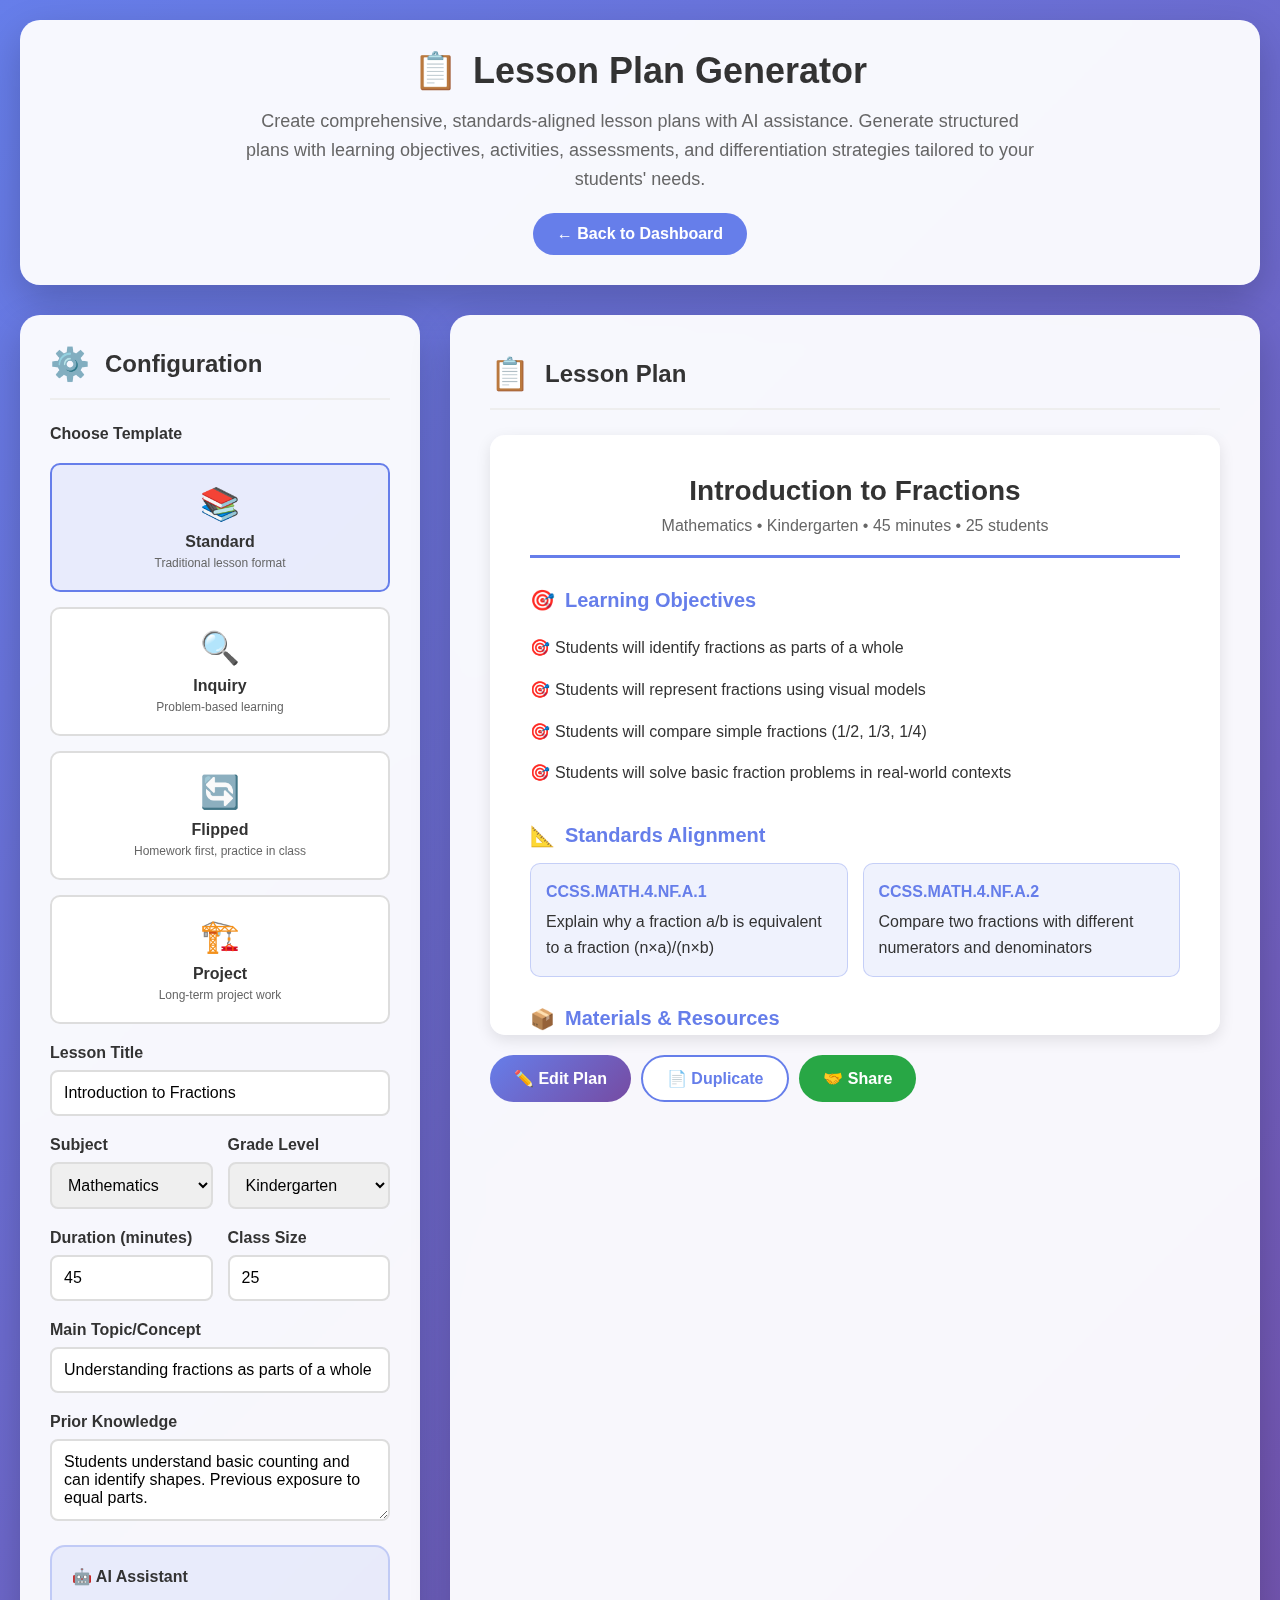
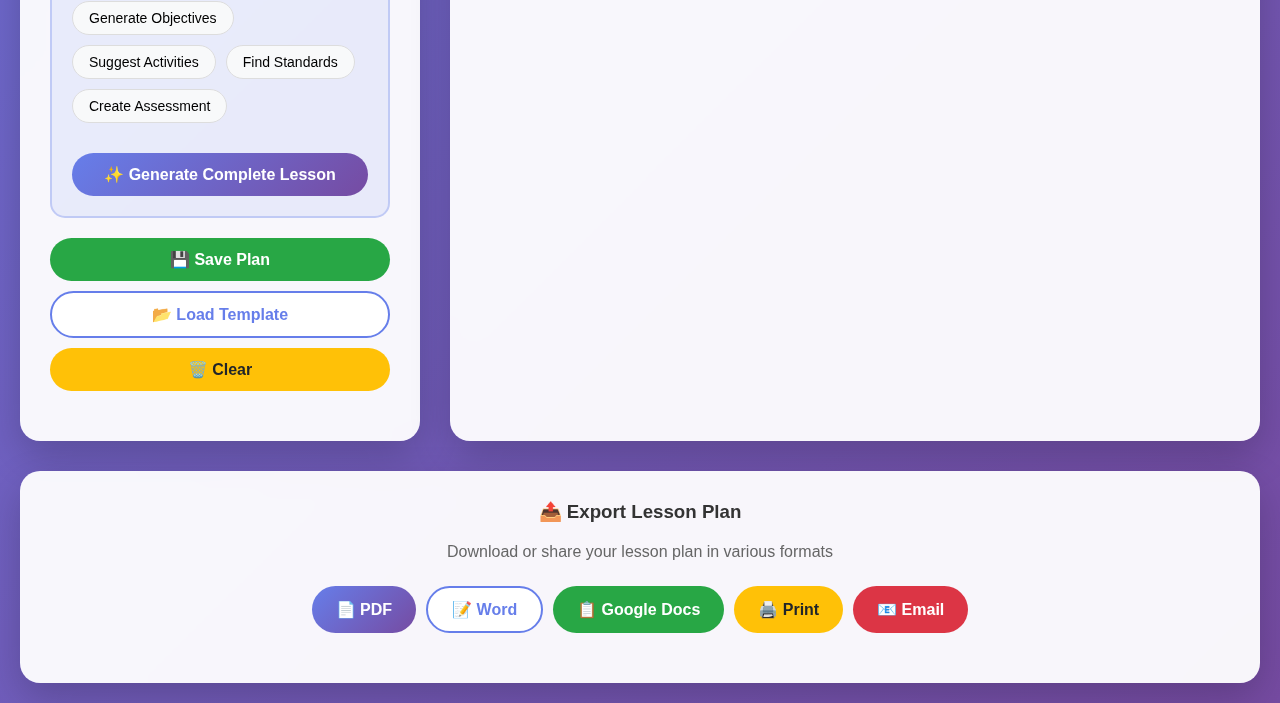
<file: frontend/lesson-planner.html>
<!DOCTYPE html>
<html lang="en">

<head>
    <meta charset="UTF-8">
    <meta name="viewport" content="width=device-width, initial-scale=1.0">
    <title>Lesson Plan Generator - AI Teacher Toolkit</title>
    <link rel="stylesheet" href="./static/css/lesson-planner.css">
</head>

<body>
    <div class="container">
        <div class="header">
            <h1>
                <span>📋</span>
                Lesson Plan Generator
            </h1>
            <p>
                Create comprehensive, standards-aligned lesson plans with AI assistance. Generate structured plans with
                learning objectives, activities, assessments, and differentiation strategies tailored to your students'
                needs.
            </p>
            <a href="login.html" class="back-btn">← Back to Dashboard</a>
        </div>

        <div class="planner-layout">
            <!-- Sidebar Configuration Panel -->
            <div class="sidebar-panel">
                <div class="panel-header">
                    <div class="panel-icon">⚙️</div>
                    <div class="panel-title">Configuration</div>
                </div>

                <!-- Template Selection -->
                <div class="form-group">
                    <label>Choose Template</label>
                    <div class="template-selector">
                        <div class="template-card selected" onclick="selectTemplate('standard')">
                            <div class="template-icon">📚</div>
                            <div class="template-name">Standard</div>
                            <div class="template-desc">Traditional lesson format</div>
                        </div>
                        <div class="template-card" onclick="selectTemplate('inquiry')">
                            <div class="template-icon">🔍</div>
                            <div class="template-name">Inquiry</div>
                            <div class="template-desc">Problem-based learning</div>
                        </div>
                        <div class="template-card" onclick="selectTemplate('flipped')">
                            <div class="template-icon">🔄</div>
                            <div class="template-name">Flipped</div>
                            <div class="template-desc">Homework first, practice in class</div>
                        </div>
                        <div class="template-card" onclick="selectTemplate('project')">
                            <div class="template-icon">🏗️</div>
                            <div class="template-name">Project</div>
                            <div class="template-desc">Long-term project work</div>
                        </div>
                    </div>
                </div>

                <!-- Basic Information -->
                <div class="form-group">
                    <label for="lessonTitle">Lesson Title</label>
                    <input type="text" id="lessonTitle" placeholder="Enter lesson title..."
                        value="Introduction to Fractions">
                </div>

                <div class="form-row">
                    <div class="form-group">
                        <label for="subject">Subject</label>
                        <select id="subject">
                            <option value="mathematics">Mathematics</option>
                            <option value="science">Science</option>
                            <option value="english">English Language Arts</option>
                            <option value="social-studies">Social Studies</option>
                            <option value="art">Art</option>
                            <option value="music">Music</option>
                            <option value="pe">Physical Education</option>
                            <option value="other">Other</option>
                        </select>
                    </div>
                    <div class="form-group">
                        <label for="gradeLevel">Grade Level</label>
                        <select id="gradeLevel">
                            <option value="K">Kindergarten</option>
                            <option value="1">1st Grade</option>
                            <option value="2">2nd Grade</option>
                            <option value="3">3rd Grade</option>
                            <option value="4">4th Grade</option>
                            <option value="5">5th Grade</option>
                            <option value="6">6th Grade</option>
                            <option value="7">7th Grade</option>
                            <option value="8">8th Grade</option>
                            <option value="9">9th Grade</option>
                            <option value="10">10th Grade</option>
                            <option value="11">11th Grade</option>
                            <option value="12">12th Grade</option>
                        </select>
                    </div>
                </div>

                <div class="form-row">
                    <div class="form-group">
                        <label for="duration">Duration (minutes)</label>
                        <input type="number" id="duration" value="45" min="15" max="180">
                    </div>
                    <div class="form-group">
                        <label for="classSize">Class Size</label>
                        <input type="number" id="classSize" value="25" min="1" max="50">
                    </div>
                </div>

                <div class="form-group">
                    <label for="topic">Main Topic/Concept</label>
                    <input type="text" id="topic" placeholder="What is the main focus?"
                        value="Understanding fractions as parts of a whole">
                </div>

                <div class="form-group">
                    <label for="priorKnowledge">Prior Knowledge</label>
                    <textarea id="priorKnowledge" rows="3"
                        placeholder="What should students already know?">Students understand basic counting and can identify shapes. Previous exposure to equal parts.</textarea>
                </div>

                <!-- AI Assistance -->
                <div class="ai-assist">
                    <h4>🤖 AI Assistant</h4>
                    <div class="quick-actions">
                        <button class="quick-btn" onclick="generateObjectives()">Generate Objectives</button>
                        <button class="quick-btn" onclick="suggestActivities()">Suggest Activities</button>
                        <button class="quick-btn" onclick="findStandards()">Find Standards</button>
                        <button class="quick-btn" onclick="createAssessment()">Create Assessment</button>
                    </div>
                    <button class="btn btn-primary" onclick="generateFullLesson()"
                        style="width: 100%; margin-top: 15px;">
                        ✨ Generate Complete Lesson
                    </button>
                </div>

                <!-- Action Buttons -->
                <div class="btn-group" style="flex-direction: column;">
                    <button class="btn btn-success" onclick="saveLessonPlan()">💾 Save Plan</button>
                    <button class="btn btn-secondary" onclick="loadTemplate()">📂 Load Template</button>
                    <button class="btn btn-warning" onclick="clearPlan()">🗑️ Clear</button>
                </div>
            </div>

            <!-- Main Lesson Plan Panel -->
            <div class="main-panel">
                <div class="panel-header">
                    <div class="panel-icon">📋</div>
                    <div class="panel-title">Lesson Plan</div>
                </div>

                <div class="lesson-plan" id="lessonPlanContent">
                    <div class="lesson-header">
                        <div class="lesson-title" id="displayTitle">Introduction to Fractions</div>
                        <div class="lesson-meta">
                            <span id="displaySubject">Mathematics</span> •
                            <span id="displayGrade">4th Grade</span> •
                            <span id="displayDuration">45</span> minutes •
                            <span id="displaySize">25</span> students
                        </div>
                    </div>

                    <!-- Learning Objectives -->
                    <div class="lesson-section">
                        <div class="section-title">
                            <span>🎯</span>
                            Learning Objectives
                        </div>
                        <div class="section-content">
                            <ul class="objectives-list" id="objectivesList">
                                <li>Students will identify fractions as parts of a whole</li>
                                <li>Students will represent fractions using visual models</li>
                                <li>Students will compare simple fractions (1/2, 1/3, 1/4)</li>
                                <li>Students will solve basic fraction problems in real-world contexts</li>
                            </ul>
                        </div>
                    </div>

                    <!-- Standards Alignment -->
                    <div class="lesson-section">
                        <div class="section-title">
                            <span>📐</span>
                            Standards Alignment
                        </div>
                        <div class="section-content">
                            <div class="standards-grid" id="standardsGrid">
                                <div class="standard-item">
                                    <div class="standard-code">CCSS.MATH.4.NF.A.1</div>
                                    <div>Explain why a fraction a/b is equivalent to a fraction (n×a)/(n×b)</div>
                                </div>
                                <div class="standard-item">
                                    <div class="standard-code">CCSS.MATH.4.NF.A.2</div>
                                    <div>Compare two fractions with different numerators and denominators</div>
                                </div>
                            </div>
                        </div>
                    </div>

                    <!-- Materials & Resources -->
                    <div class="lesson-section">
                        <div class="section-title">
                            <span>📦</span>
                            Materials & Resources
                        </div>
                        <div class="section-content">
                            <div class="materials-list" id="materialsList">
                                <div class="material-item">🍕 Pizza fraction models</div>
                                <div class="material-item">📊 Fraction circles</div>
                                <div class="material-item">📱 Interactive whiteboard</div>
                                <div class="material-item">📝 Student worksheets</div>
                                <div class="material-item">✏️ Colored pencils</div>
                                <div class="material-item">📚 Math journals</div>
                            </div>
                        </div>
                    </div>

                    <!-- Lesson Timeline -->
                    <div class="lesson-section">
                        <div class="section-title">
                            <span>⏰</span>
                            Lesson Timeline
                        </div>
                        <div class="section-content">
                            <div class="timeline" id="timelineContent">
                                <div class="timeline-item">
                                    <div class="timeline-time">0-5 min</div>
                                    <div class="timeline-content">
                                        <div class="timeline-activity">Hook & Introduction</div>
                                        <div class="timeline-description">Show a pizza cut into different pieces. Ask:
                                            "How would you share this fairly?"</div>
                                    </div>
                                </div>
                                <div class="timeline-item">
                                    <div class="timeline-time">5-15 min</div>
                                    <div class="timeline-content">
                                        <div class="timeline-activity">Direct Instruction</div>
                                        <div class="timeline-description">Introduce fraction terminology using visual
                                            models. Demonstrate 1/2, 1/3, 1/4.</div>
                                    </div>
                                </div>
                                <div class="timeline-item">
                                    <div class="timeline-time">15-30 min</div>
                                    <div class="timeline-content">
                                        <div class="timeline-activity">Guided Practice</div>
                                        <div class="timeline-description">Students work with fraction circles in pairs
                                            to create and identify fractions.</div>
                                    </div>
                                </div>
                                <div class="timeline-item">
                                    <div class="timeline-time">30-40 min</div>
                                    <div class="timeline-content">
                                        <div class="timeline-activity">Independent Practice</div>
                                        <div class="timeline-description">Complete fraction identification worksheet and
                                            math journal reflection.</div>
                                    </div>
                                </div>
                                <div class="timeline-item">
                                    <div class="timeline-time">40-45 min</div>
                                    <div class="timeline-content">
                                        <div class="timeline-activity">Closure & Assessment</div>
                                        <div class="timeline-description">Exit ticket: Draw and label three different
                                            fractions. Quick class discussion.</div>
                                    </div>
                                </div>
                            </div>
                        </div>
                    </div>

                    <!-- Assessment Strategies -->
                    <div class="lesson-section">
                        <div class="section-title">
                            <span>✅</span>
                            Assessment Strategies
                        </div>
                        <div class="section-content" id="assessmentContent">
                            <div class="assessment-item">
                                <div class="assessment-type">Formative Assessment</div>
                                <div>Observation during guided practice, questioning techniques, peer discussions</div>
                            </div>
                            <div class="assessment-item">
                                <div class="assessment-type">Summative Assessment</div>
                                <div>Exit ticket with fraction identification and creation tasks</div>
                            </div>
                            <div class="assessment-item">
                                <div class="assessment-type">Self-Assessment</div>
                                <div>Math journal reflection: "What did I learn about fractions today?"</div>
                            </div>
                        </div>
                    </div>

                    <!-- Differentiation -->
                    <div class="lesson-section">
                        <div class="section-title">
                            <span>🎭</span>
                            Differentiation Strategies
                        </div>
                        <div class="section-content">
                            <div class="differentiation-grid" id="differentiationGrid">
                                <div class="differentiation-card">
                                    <h5>Advanced Learners</h5>
                                    <ul>
                                        <li>Explore equivalent fractions</li>
                                        <li>Compare fractions with different denominators</li>
                                        <li>Create word problems using fractions</li>
                                    </ul>
                                </div>
                                <div class="differentiation-card">
                                    <h5>Struggling Learners</h5>
                                    <ul>
                                        <li>Use concrete manipulatives</li>
                                        <li>Focus on unit fractions (1/2, 1/3, 1/4)</li>
                                        <li>Provide visual fraction strips</li>
                                    </ul>
                                </div>
                                <div class="differentiation-card">
                                    <h5>ELL Students</h5>
                                    <ul>
                                        <li>Vocabulary cards with pictures</li>
                                        <li>Peer partner support</li>
                                        <li>Visual representations emphasis</li>
                                    </ul>
                                </div>
                            </div>
                        </div>
                    </div>

                    <!-- Homework & Extension -->
                    <div class="lesson-section">
                        <div class="section-title">
                            <span>🏠</span>
                            Homework & Extensions
                        </div>
                        <div class="section-content" id="homeworkContent">
                            <p><strong>Homework:</strong> Find 3 examples of fractions in your home (pizza slices,
                                chocolate bars, etc.). Draw and label them in your math journal.</p>
                            <p><strong>Extension Activities:</strong> Fraction cooking activity with family - measure
                                ingredients using fractional measurements.</p>
                            <p><strong>Next Lesson Preview:</strong> We'll explore adding fractions with the same
                                denominator using our visual models.</p>
                        </div>
                    </div>
                </div>

                <div class="btn-group">
                    <button class="btn btn-primary" onclick="editLessonPlan()">✏️ Edit Plan</button>
                    <button class="btn btn-secondary" onclick="duplicatePlan()">📄 Duplicate</button>
                    <button class="btn btn-success" onclick="sharePlan()">🤝 Share</button>
                </div>
            </div>
        </div>

        <!-- Export Section -->
        <div class="export-section">
            <h3 style="margin-bottom: 20px;">📤 Export Lesson Plan</h3>
            <p style="margin-bottom: 25px; color: #666;">Download or share your lesson plan in various formats</p>

            <div class="btn-group" style="justify-content: center;">
                <button class="btn btn-primary" onclick="exportPlan('pdf')">📄 PDF</button>
                <button class="btn btn-secondary" onclick="exportPlan('word')">📝 Word</button>
                <button class="btn btn-success" onclick="exportPlan('google')">📋 Google Docs</button>
                <button class="btn btn-warning" onclick="exportPlan('print')">🖨️ Print</button>
                <button class="btn btn-danger" onclick="exportPlan('email')">📧 Email</button>
            </div>
        </div>
    </div>

    <!-- Save Indicator -->
    <div id="saveIndicator" class="save-indicator">
        ✅ Lesson plan saved!
    </div>

    <script>
        let currentTemplate = 'standard';
        let lessonPlan = {
            title: 'Introduction to Fractions',
            subject: 'mathematics',
            gradeLevel: '4',
            duration: 45,
            classSize: 25,
            topic: 'Understanding fractions as parts of a whole',
            priorKnowledge: 'Students understand basic counting and can identify shapes. Previous exposure to equal parts.',
            objectives: [
                'Students will identify fractions as parts of a whole',
                'Students will represent fractions using visual models',
                'Students will compare simple fractions (1/2, 1/3, 1/4)',
                'Students will solve basic fraction problems in real-world contexts'
            ],
            standards: [
                { code: 'CCSS.MATH.4.NF.A.1', description: 'Explain why a fraction a/b is equivalent to a fraction (n×a)/(n×b)' },
                { code: 'CCSS.MATH.4.NF.A.2', description: 'Compare two fractions with different numerators and denominators' }
            ],
            materials: ['🍕 Pizza fraction models', '📊 Fraction circles', '📱 Interactive whiteboard', '📝 Student worksheets', '✏️ Colored pencils', '📚 Math journals'],
            timeline: [
                { time: '0-5 min', activity: 'Hook & Introduction', description: 'Show a pizza cut into different pieces. Ask: "How would you share this fairly?"' },
                { time: '5-15 min', activity: 'Direct Instruction', description: 'Introduce fraction terminology using visual models. Demonstrate 1/2, 1/3, 1/4.' },
                { time: '15-30 min', activity: 'Guided Practice', description: 'Students work with fraction circles in pairs to create and identify fractions.' },
                { time: '30-40 min', activity: 'Independent Practice', description: 'Complete fraction identification worksheet and math journal reflection.' },
                { time: '40-45 min', activity: 'Closure & Assessment', description: 'Exit ticket: Draw and label three different fractions. Quick class discussion.' }
            ]
        };

        // Update displays when form values change
        document.getElementById('lessonTitle').addEventListener('input', updateDisplays);
        document.getElementById('subject').addEventListener('change', updateDisplays);
        document.getElementById('gradeLevel').addEventListener('change', updateDisplays);
        document.getElementById('duration').addEventListener('input', updateDisplays);
        document.getElementById('classSize').addEventListener('input', updateDisplays);

        function updateDisplays() {
            const title = document.getElementById('lessonTitle').value || 'Untitled Lesson';
            const subject = document.getElementById('subject').value;
            const grade = document.getElementById('gradeLevel').value;
            const duration = document.getElementById('duration').value;
            const classSize = document.getElementById('classSize').value;

            document.getElementById('displayTitle').textContent = title;
            document.getElementById('displaySubject').textContent = getSubjectName(subject);
            document.getElementById('displayGrade').textContent = getGradeName(grade);
            document.getElementById('displayDuration').textContent = duration;
            document.getElementById('displaySize').textContent = classSize;

            lessonPlan.title = title;
            lessonPlan.subject = subject;
            lessonPlan.gradeLevel = grade;
            lessonPlan.duration = parseInt(duration);
            lessonPlan.classSize = parseInt(classSize);
        }

        function getSubjectName(subject) {
            const subjects = {
                'mathematics': 'Mathematics',
                'science': 'Science',
                'english': 'English Language Arts',
                'social-studies': 'Social Studies',
                'art': 'Art',
                'music': 'Music',
                'pe': 'Physical Education',
                'other': 'Other'
            };
            return subjects[subject] || subject;
        }

        function getGradeName(grade) {
            if (grade === 'K') return 'Kindergarten';
            return grade + (grade === '1' ? 'st' : grade === '2' ? 'nd' : grade === '3' ? 'rd' : 'th') + ' Grade';
        }

        function selectTemplate(template) {
            // Update visual selection
            document.querySelectorAll('.template-card').forEach(card => {
                card.classList.remove('selected');
            });
            event.target.classList.add('selected');

            currentTemplate = template;

            // Apply template-specific changes
            switch (template) {
                case 'inquiry':
                    updateForInquiryTemplate();
                    break;
                case 'flipped':
                    updateForFlippedTemplate();
                    break;
                case 'project':
                    updateForProjectTemplate();
                    break;
                default:
                    updateForStandardTemplate();
            }
        }

        function updateForInquiryTemplate() {
            // Update timeline for inquiry-based learning
            const timeline = [
                { time: '0-10 min', activity: 'Problem Presentation', description: 'Present the driving question: "How can we fairly share different amounts?"' },
                { time: '10-25 min', activity: 'Investigation', description: 'Students explore fraction problems in small groups using manipulatives.' },
                { time: '25-35 min', activity: 'Findings Discussion', description: 'Groups share discoveries and strategies with the class.' },
                { time: '35-45 min', activity: 'Conclusion & Reflection', description: 'Synthesize learning and create hypothesis for next investigation.' }
            ];
            updateTimeline(timeline);
        }

        function updateForFlippedTemplate() {
            const timeline = [
                { time: '0-5 min', activity: 'Homework Review', description: 'Quick check of video notes and questions from home viewing.' },
                { time: '5-35 min', activity: 'Practice & Application', description: 'Work through fraction problems and activities in class with teacher support.' },
                { time: '35-45 min', activity: 'Assessment & Preview', description: 'Mini-quiz and preview of next home video content.' }
            ];
            updateTimeline(timeline);
        }

        function updateForProjectTemplate() {
            const timeline = [
                { time: '0-10 min', activity: 'Project Introduction', description: 'Introduce fraction restaurant menu project and success criteria.' },
                { time: '10-35 min', activity: 'Planning & Research', description: 'Students plan their menu items and fraction-based pricing.' },
                { time: '35-45 min', activity: 'Progress Check', description: 'Peer feedback and teacher conferences on project progress.' }
            ];
            updateTimeline(timeline);
        }

        function updateForStandardTemplate() {
            // Reset to standard timeline (already in lessonPlan object)
            updateTimeline(lessonPlan.timeline);
        }

        function updateTimeline(timeline) {
            const container = document.getElementById('timelineContent');
            container.innerHTML = '';

            timeline.forEach(item => {
                const timelineItem = document.createElement('div');
                timelineItem.className = 'timeline-item';
                timelineItem.innerHTML = `
                    <div class="timeline-time">${item.time}</div>
                    <div class="timeline-content">
                        <div class="timeline-activity">${item.activity}</div>
                        <div class="timeline-description">${item.description}</div>
                    </div>
                `;
                container.appendChild(timelineItem);
            });
        }

        // AI Assistant Functions
        function generateObjectives() {
            showLoadingState('Generating learning objectives...');

            setTimeout(() => {
                const topic = document.getElementById('topic').value;
                const grade = document.getElementById('gradeLevel').value;

                const newObjectives = [
                    `Students will understand the core concept of ${topic}`,
                    `Students will apply ${topic} in practical situations`,
                    `Students will analyze examples of ${topic}`,
                    `Students will create original work demonstrating ${topic}`
                ];

                updateObjectives(newObjectives);
                showSaveIndicator();
            }, 2000);
        }

        function suggestActivities() {
            showLoadingState('Suggesting engaging activities...');

            setTimeout(() => {
                const activities = [
                    { time: '0-10 min', activity: 'Interactive Hook', description: 'Engage students with a real-world problem or demonstration' },
                    { time: '10-25 min', activity: 'Collaborative Exploration', description: 'Students work in groups to discover key concepts' },
                    { time: '25-40 min', activity: 'Hands-on Practice', description: 'Apply learning through manipulatives and activities' },
                    { time: '40-45 min', activity: 'Reflection & Assessment', description: 'Students demonstrate understanding and reflect on learning' }
                ];

                updateTimeline(activities);
                showSaveIndicator();
            }, 2000);
        }

        function findStandards() {
            showLoadingState('Finding relevant standards...');

            setTimeout(() => {
                const subject = document.getElementById('subject').value;
                const grade = document.getElementById('gradeLevel').value;

                let standards = [];
                if (subject === 'mathematics') {
                    standards = [
                        { code: `CCSS.MATH.${grade}.NBT.A.1`, description: 'Understand place value concepts' },
                        { code: `CCSS.MATH.${grade}.OA.A.2`, description: 'Solve problems using operations' }
                    ];
                } else if (subject === 'english') {
                    standards = [
                        { code: `CCSS.ELA.${grade}.RL.1`, description: 'Read and comprehend literature' },
                        { code: `CCSS.ELA.${grade}.W.3`, description: 'Write narratives' }
                    ];
                } else {
                    standards = [
                        { code: `STATE.${subject.toUpperCase()}.${grade}.1`, description: 'Core content standard' },
                        { code: `STATE.${subject.toUpperCase()}.${grade}.2`, description: 'Application standard' }
                    ];
                }

                updateStandards(standards);
                showSaveIndicator();
            }, 1500);
        }

        function createAssessment() {
            showLoadingState('Creating assessment strategies...');

            setTimeout(() => {
                const assessments = [
                    { type: 'Formative Assessment', description: 'Observation checklist during group work and individual conferences' },
                    { type: 'Summative Assessment', description: 'End-of-lesson performance task demonstrating key concepts' },
                    { type: 'Peer Assessment', description: 'Students evaluate each other\'s work using provided rubric' },
                    { type: 'Self-Assessment', description: 'Reflection journal entry on learning goals and challenges' }
                ];

                updateAssessments(assessments);
                showSaveIndicator();
            }, 1500);
        }

        function generateFullLesson() {
            showLoadingState('Generating complete lesson plan...');

            // Simulate AI generation with progress
            let progress = 0;
            const progressInterval = setInterval(() => {
                progress += 20;
                updateProgress(progress);

                if (progress >= 100) {
                    clearInterval(progressInterval);
                    setTimeout(() => {
                        hideLoadingState();
                        generateObjectives();
                        setTimeout(() => {
                            suggestActivities();
                            setTimeout(() => {
                                findStandards();
                                setTimeout(() => {
                                    createAssessment();
                                    showSaveIndicator();
                                }, 500);
                            }, 500);
                        }, 500);
                    }, 500);
                }
            }, 400);
        }

        // Utility Functions
        function showLoadingState(message) {
            const lessonPlan = document.getElementById('lessonPlanContent');
            lessonPlan.innerHTML = `
                <div class="loading">
                    <div class="spinner"></div>
                    ${message}
                </div>
            `;
        }

        function updateProgress(percent) {
            const lessonPlan = document.getElementById('lessonPlanContent');
            lessonPlan.innerHTML = `
                <div class="loading">
                    <div class="spinner"></div>
                    Generating lesson plan...
                    <div class="progress-bar" style="width: 200px; margin-top: 15px;">
                        <div class="progress-fill" style="width: ${percent}%;"></div>
                    </div>
                    <div style="margin-top: 10px;">${percent}%</div>
                </div>
            `;
        }

        function hideLoadingState() {
            // Restore the original lesson plan content
            location.reload();
        }

        function updateObjectives(objectives) {
            const list = document.getElementById('objectivesList');
            list.innerHTML = '';
            objectives.forEach(objective => {
                const li = document.createElement('li');
                li.textContent = objective;
                list.appendChild(li);
            });
        }

        function updateStandards(standards) {
            const grid = document.getElementById('standardsGrid');
            grid.innerHTML = '';
            standards.forEach(standard => {
                const div = document.createElement('div');
                div.className = 'standard-item';
                div.innerHTML = `
                    <div class="standard-code">${standard.code}</div>
                    <div>${standard.description}</div>
                `;
                grid.appendChild(div);
            });
        }

        function updateAssessments(assessments) {
            const container = document.getElementById('assessmentContent');
            container.innerHTML = '';
            assessments.forEach(assessment => {
                const div = document.createElement('div');
                div.className = 'assessment-item';
                div.innerHTML = `
                    <div class="assessment-type">${assessment.type}</div>
                    <div>${assessment.description}</div>
                `;
                container.appendChild(div);
            });
        }

        function showSaveIndicator() {
            const indicator = document.getElementById('saveIndicator');
            indicator.classList.add('show');
            setTimeout(() => {
                indicator.classList.remove('show');
            }, 3000);
        }

        // Action Functions
        function saveLessonPlan() {
            showSaveIndicator();
            // Simulate saving
            console.log('Lesson plan saved:', lessonPlan);
        }

        function loadTemplate() {
            alert('This would open a library of pre-built lesson plan templates to choose from.');
        }

        function clearPlan() {
            if (confirm('Are you sure you want to clear the current lesson plan?')) {
                location.reload();
            }
        }

        function editLessonPlan() {
            alert('Edit mode would allow inline editing of all lesson plan sections.');
        }

        function duplicatePlan() {
            alert('Lesson plan duplicated! You can now modify it for a different class or topic.');
        }

        function sharePlan() {
            alert('Share options: Email to colleagues, Add to school resource library, Generate shareable link.');
        }

        function exportPlan(format) {
            const formats = {
                'pdf': 'PDF document',
                'word': 'Microsoft Word document',
                'google': 'Google Docs',
                'print': 'printer-friendly format',
                'email': 'email with attachments'
            };

            alert(`Exporting lesson plan "${lessonPlan.title}" as ${formats[format]}...\n\nIn the full version, this would generate and download/send the actual file.`);
        }

        // Initialize
        document.addEventListener('DOMContentLoaded', function () {
            updateDisplays();
            console.log('Lesson Plan Generator loaded successfully!');
        });
    </script>
</body>

</html>
</file>
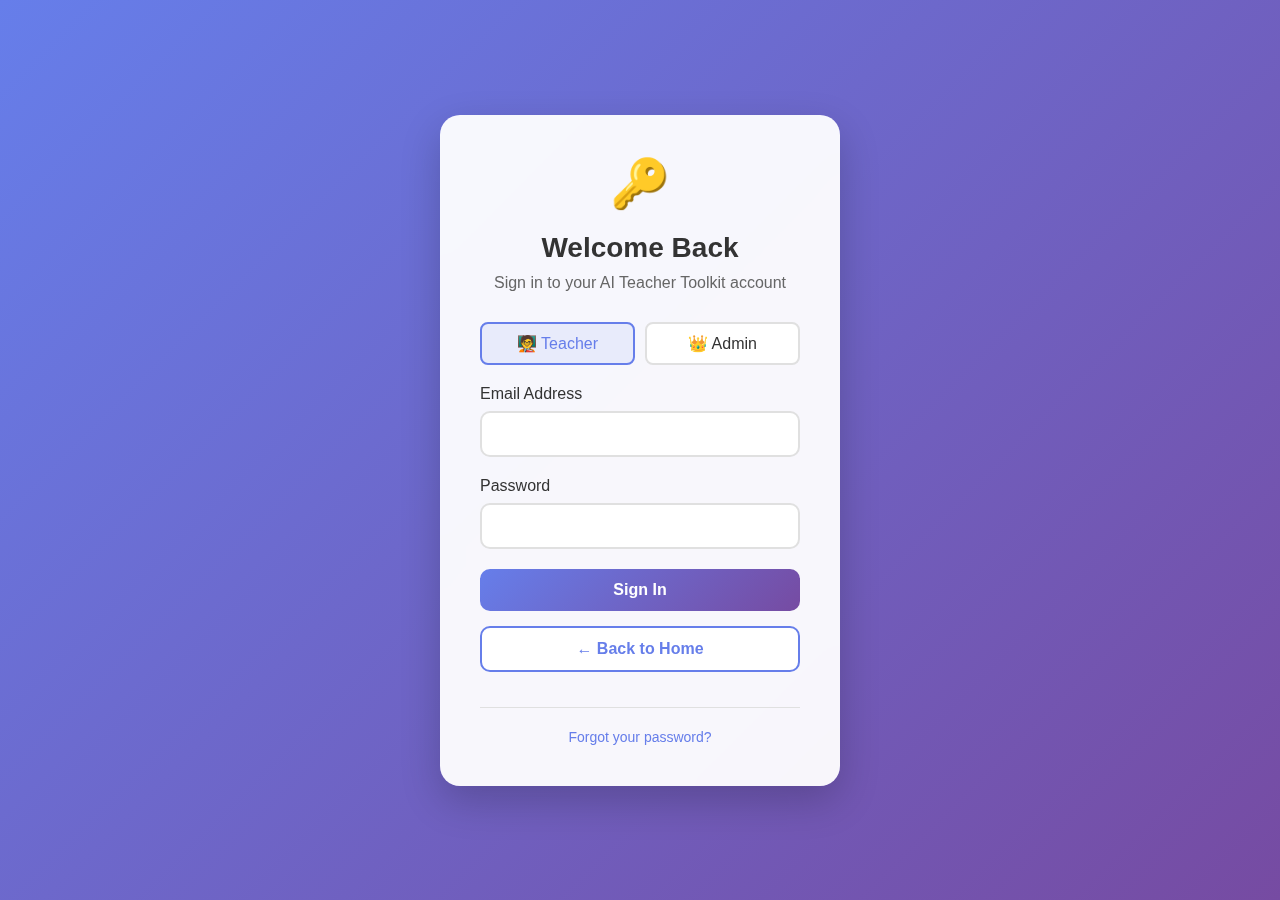
<file: frontend/login.html>
<!DOCTYPE html>
<html lang="en">

<head>
    <meta charset="UTF-8">
    <meta name="viewport" content="width=device-width, initial-scale=1.0">
    <title>Login - AI Teacher Toolkit</title>
    <link rel="stylesheet" href="./static/css/login.css">
</head>

<body>
    <div class="login-container">
        <div class="logo">🔑</div>
        <h1>Welcome Back</h1>
        <p class="subtitle">Sign in to your AI Teacher Toolkit account</p>

        <div id="loginAlert" class="alert"></div>

        <div class="user-type-selector">
            <div class="user-type-btn active" onclick="selectUserType('teacher')">
                🧑‍🏫 Teacher
            </div>
            <div class="user-type-btn" onclick="selectUserType('admin')">
                👑 Admin
            </div>
        </div>

        <form id="loginForm">
            <div class="form-group">
                <label for="email">Email Address</label>
                <input type="email" id="email" required>
            </div>

            <div class="form-group">
                <label for="password">Password</label>
                <input type="password" id="password" required>
            </div>

            <button type="submit" class="btn btn-primary">Sign In</button>
        </form>

        <button type="button" class="btn btn-secondary" onclick="goBack()">← Back to Home</button>

        <div class="links">
            <a href="#" onclick="showForgotPassword()">Forgot your password?</a>
        </div>
    </div>

    <script>
        let selectedUserType = 'teacher';

        function selectUserType(type) {
            selectedUserType = type;
            document.querySelectorAll('.user-type-btn').forEach(btn => {
                btn.classList.remove('active');
            });
            event.target.classList.add('active');
        }

        function showAlert(message, type = 'error') {
            const alertDiv = document.getElementById('loginAlert');
            alertDiv.textContent = message;
            alertDiv.className = `alert ${type}`;
            alertDiv.style.display = 'block';
        }

        function goBack() {
            window.location.href = 'index.html';
        }

        function showForgotPassword() {
            showAlert('Password reset functionality will be implemented in a future step.', 'success');
        }

        // Login form submission
        document.getElementById('loginForm').addEventListener('submit', async (e) => {
            e.preventDefault();

            const email = document.getElementById('email').value;
            const password = document.getElementById('password').value;

            // Prepare the form data for the backend in the correct format
            const formData = new URLSearchParams();
            formData.append('username', email); // The backend expects 'username'
            formData.append('password', password);

            try {
                const response = await fetch('/api/auth/login', {
                    method: 'POST',
                    headers: { 'Content-Type': 'application/x-www-form-urlencoded' },
                    body: formData.toString(),
                });

                const result = await response.json();

                if (response.ok) {
                    // On success, save the token and redirect
                    localStorage.setItem('accessToken', result.access_token);
                    showAlert('Login successful! Redirecting...', 'success');

                    // Redirect to the correct dashboard after a short delay
                    setTimeout(() => {
                        window.location.href = (result.user_role === 'admin')
                            ? '/admin-dashboard.html'
                            : '/dashboard.html';
                    }, 1000);

                } else {
                    // On failure, show the specific error from the backend
                    showAlert(result.detail || 'An unknown error occurred.', 'error');
                }
            } catch (error) {
                showAlert('Could not connect to the server. Please ensure the backend is running.', 'error');
                console.error('Login fetch error:', error);
            }
        });
    </script>
</body>

</html>
</file>
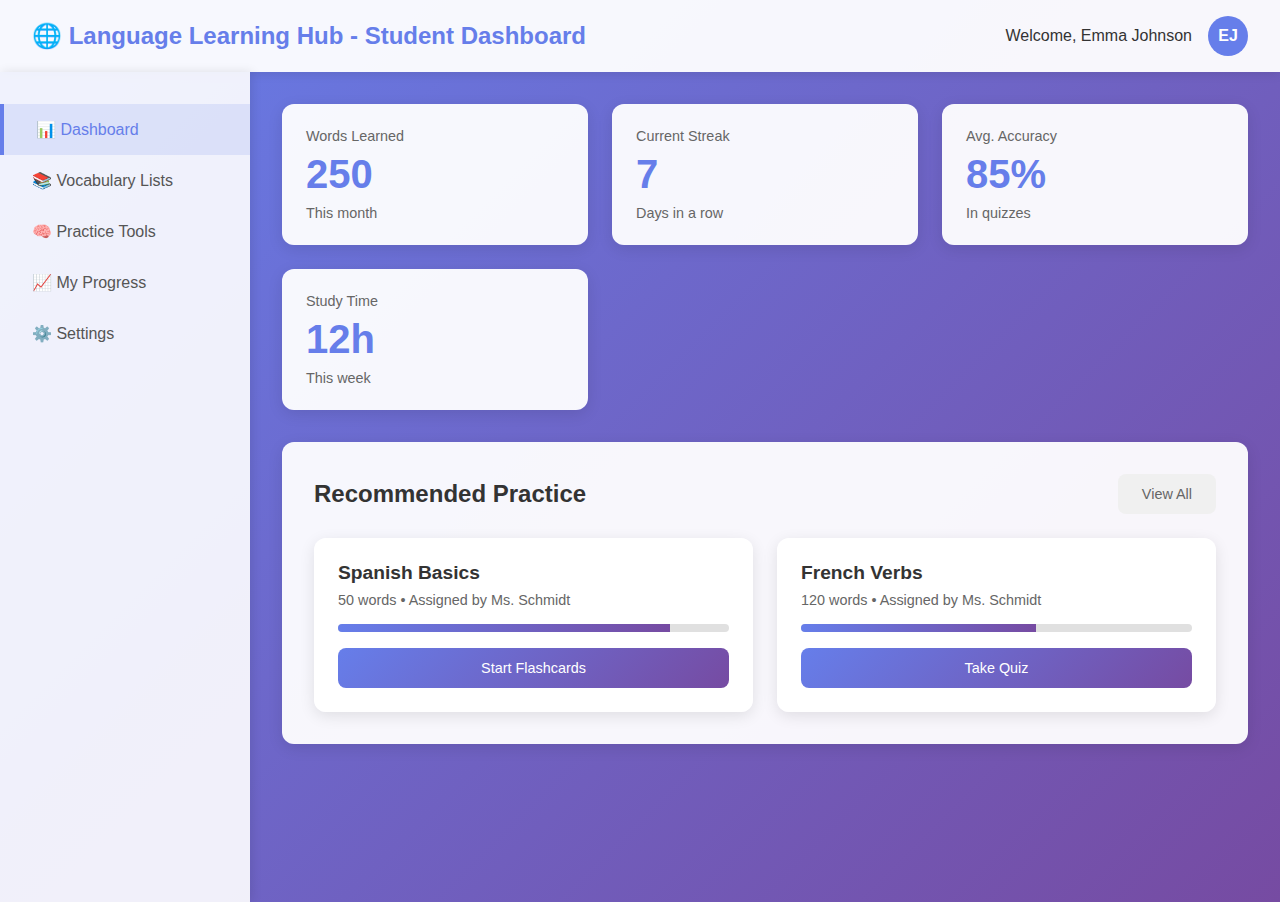
<file: frontend/student.html>
<!DOCTYPE html>
<html lang="en">
<head>
    <meta charset="UTF-8">
    <meta name="viewport" content="width=device-width, initial-scale=1.0">
    <title>Student Dashboard - Language Learning Hub</title>
    <link rel="stylesheet" href="./static/css/student.css">
</head>
<body>
    <!-- Header -->
    <header class="header">
        <div class="logo">
            🌐 Language Learning Hub - Student Dashboard
        </div>
        <div class="user-info">
            <span>Welcome, Emma Johnson</span>
            <div class="user-avatar">EJ</div>
        </div>
    </header>

    <!-- Dashboard -->
    <div class="dashboard">
        <!-- Sidebar -->
        <aside class="sidebar">
            <div class="nav-item active" onclick="showSection('dashboard')">
                📊 Dashboard
            </div>
            <div class="nav-item" onclick="showSection('vocabulary')">
                📚 Vocabulary Lists
            </div>
            <div class="nav-item" onclick="showSection('practice')">
                🧠 Practice Tools
            </div>
            <div class="nav-item" onclick="showSection('progress')">
                📈 My Progress
            </div>
            <div class="nav-item" onclick="showSection('settings')">
                ⚙️ Settings
            </div>
        </aside>

        <!-- Main Content -->
        <main class="main-content">
            <!-- Dashboard Section -->
            <div id="dashboard-section" class="section-content">
                <div class="stats-grid">
                    <div class="stat-card">
                        <div class="stat-label">Words Learned</div>
                        <div class="stat-value">250</div>
                        <div class="stat-label">This month</div>
                    </div>
                    <div class="stat-card">
                        <div class="stat-label">Current Streak</div>
                        <div class="stat-value">7</div>
                        <div class="stat-label">Days in a row</div>
                    </div>
                    <div class="stat-card">
                        <div class="stat-label">Avg. Accuracy</div>
                        <div class="stat-value">85%</div>
                        <div class="stat-label">In quizzes</div>
                    </div>
                    <div class="stat-card">
                        <div class="stat-label">Study Time</div>
                        <div class="stat-value">12h</div>
                        <div class="stat-label">This week</div>
                    </div>
                </div>

                <div class="content-section">
                    <div class="section-header">
                        <h2 class="section-title">Recommended Practice</h2>
                        <button class="btn btn-secondary">View All</button>
                    </div>
                    <div class="list-grid">
                        <div class="list-card">
                            <div class="list-name">Spanish Basics</div>
                            <div class="list-info">50 words • Assigned by Ms. Schmidt</div>
                            <div class="progress-bar" style="margin-bottom: 1rem;">
                                <div class="progress-fill" style="width: 85%"></div>
                            </div>
                            <button class="btn btn-primary" style="width: 100%;" onclick="startPractice('flashcards', 'Spanish Basics')">Start Flashcards</button>
                        </div>
                        <div class="list-card">
                            <div class="list-name">French Verbs</div>
                            <div class="list-info">120 words • Assigned by Ms. Schmidt</div>
                            <div class="progress-bar" style="margin-bottom: 1rem;">
                                <div class="progress-fill" style="width: 60%"></div>
                            </div>
                            <button class="btn btn-primary" style="width: 100%;" onclick="startPractice('quiz', 'French Verbs')">Take Quiz</button>
                        </div>
                    </div>
                </div>
            </div>

            <!-- Vocabulary Lists Section -->
            <div id="vocabulary-section" class="section-content" style="display: none;">
                <div class="content-section">
                    <div class="section-header">
                        <h2 class="section-title">My Vocabulary Lists</h2>
                        <button class="btn btn-primary" onclick="openModal('import-modal')">
                            Import List
                        </button>
                    </div>
                    <div class="list-grid">
                        <div class="list-card">
                            <div class="list-name">Spanish Basics</div>
                            <div class="list-info">50 words • Progress: 85%</div>
                            <ul style="list-style: disc; padding-left: 20px; color: #666; font-size: 0.9rem;">
                                <li>perro = dog</li>
                                <li>gato = cat</li>
                                <li>casa = house</li>
                                <li>amigo = friend</li>
                                <li>comida = food</li>
                            </ul>
                            <button class="btn btn-primary" style="width: 100%; margin-top: 1rem;" onclick="startPractice('flashcards', 'Spanish Basics')">Practice Now</button>
                        </div>
                        <div class="list-card">
                            <div class="list-name">French Verbs</div>
                            <div class="list-info">120 words • Progress: 60%</div>
                            <ul style="list-style: disc; padding-left: 20px; color: #666; font-size: 0.9rem;">
                                <li>être = to be</li>
                                <li>avoir = to have</li>
                                <li>aller = to go</li>
                                <li>faire = to do/make</li>
                                <li>dire = to say</li>
                            </ul>
                            <button class="btn btn-primary" style="width: 100%; margin-top: 1rem;" onclick="startPractice('quiz', 'French Verbs')">Practice Now</button>
                        </div>
                        <div class="list-card">
                            <div class="list-name">German Grammar</div>
                            <div class="list-info">75 words • Progress: 92%</div>
                            <ul style="list-style: disc; padding-left: 20px; color: #666; font-size: 0.9rem;">
                                <li>Haus = house</li>
                                <li>Auto = car</li>
                                <li>Freund = friend</li>
                                <li>Essen = food</li>
                                <li>Trinken = drink</li>
                            </ul>
                            <button class="btn btn-primary" style="width: 100%; margin-top: 1rem;" onclick="startPractice('flashcards', 'German Grammar')">Practice Now</button>
                        </div>
                    </div>
                </div>
            </div>

            <!-- Practice Tools Section -->
            <div id="practice-section" class="section-content" style="display: none;">
                <div class="content-section">
                    <div class="section-header">
                        <h2 class="section-title">Practice Tools</h2>
                    </div>
                    <div class="list-grid">
                        <div class="list-card">
                            <div class="list-name">Flashcards</div>
                            <div class="list-info">Flip cards to memorize words</div>
                            <button class="btn btn-primary" style="width: 100%; margin-top: 1rem;" onclick="showFlashcardDemo()">Try Demo</button>
                        </div>
                        <div class="list-card">
                            <div class="list-name">Quiz</div>
                            <div class="list-info">Multiple choice questions</div>
                            <button class="btn btn-primary" style="width: 100%; margin-top: 1rem;" onclick="showQuizDemo()">Try Demo</button>
                        </div>
                        <div class="list-card">
                            <div class="list-name">Conversation Practice</div>
                            <div class="list-info">AI-powered dialogues</div>
                            <button class="btn btn-primary" style="width: 100%; margin-top: 1rem;" onclick="showConversationDemo()">Try Demo</button>
                        </div>
                        <div class="list-card">
                            <div class="list-name">Writing Exercises</div>
                            <div class="list-info">Practice writing sentences</div>
                            <button class="btn btn-primary" style="width: 100%; margin-top: 1rem;" onclick="showWritingDemo()">Try Demo</button>
                        </div>
                    </div>

                    <!-- Flashcard Demo -->
                    <div id="flashcard-demo" style="display: none; margin-top: 2rem;">
                        <h3>Flashcard Demo (Spanish Basics)</h3>
                        <div class="score-display">
                            <span>Correct: 2</span>
                            <span>Incorrect: 1</span>
                            <span>Accuracy: 67%</span>
                        </div>
                        <div class="flashcard" id="flashcard">
                            <div class="flashcard-inner">
                                <div class="flashcard-front">perro</div>
                                <div class="flashcard-back">dog</div>
                            </div>
                        </div>
                        <div style="text-align: center; display: flex; justify-content: center; gap: 1rem;">
                            <button class="btn btn-secondary" onclick="flipCard()">Flip</button>
                            <button class="btn btn-primary" onclick="nextCard()">Next</button>
                        </div>
                    </div>

                    <!-- Quiz Demo -->
                    <div id="quiz-demo" style="display: none; margin-top: 2rem;">
                        <h3>Quiz Demo (French Verbs)</h3>
                        <div class="score-display">
                            <span>Correct: 3</span>
                            <span>Incorrect: 1</span>
                            <span>Accuracy: 75%</span>
                        </div>
                        <div class="quiz-question">
                            <p style="font-size: 1.2rem; font-weight: 600; margin-bottom: 1rem;">What does "être" mean?</p>
                            <div class="quiz-options">
                                <div class="quiz-option" onclick="checkAnswer(this, false)">to have</div>
                                <div class="quiz-option" onclick="checkAnswer(this, true)">to be</div>
                                <div class="quiz-option" onclick="checkAnswer(this, false)">to go</div>
                                <div class="quiz-option" onclick="checkAnswer(this, false)">to do</div>
                            </div>
                        </div>
                        <button class="btn btn-primary" style="display: block; margin: 0 auto;">Next Question</button>
                    </div>

                    <!-- Conversation Demo -->
                    <div id="conversation-demo" style="display: none; margin-top: 2rem;">
                        <h3>Conversation Practice Demo (Spanish Basics)</h3>
                        <div class="score-display">
                            <span>Correct Responses: 4</span>
                            <span>Incorrect: 2</span>
                            <span>Score: 80/100</span>
                        </div>
                        <div class="chat-window">
                            <div class="chat-message ai">Hola! ¿Qué es 'perro' en inglés?</div>
                            <div class="chat-message user">Dog</div>
                            <div class="chat-message ai">¡Correcto! 'Perro' significa 'dog'. Buena explicación. Ahora, ¿qué es 'gato'?</div>
                            <div class="chat-message user">Cat</div>
                            <div class="chat-message ai">¡Bien! 'Gato' es 'cat'. Para mejorar: Usa oraciones completas como 'Gato significa cat en inglés.'</div>
                        </div>
                        <div class="chat-input">
                            <input type="text" placeholder="Type your response...">
                            <button class="btn btn-primary">Send</button>
                        </div>
                    </div>

                    <!-- Writing Demo -->
                    <div id="writing-demo" style="display: none; margin-top: 2rem;">
                        <h3>Writing Exercise Demo (French Verbs)</h3>
                        <div class="score-display">
                            <span>Correct: 2</span>
                            <span>Incorrect: 1</span>
                            <span>Overall Score: 85%</span>
                        </div>
                        <div class="writing-prompt">"I am happy." (Translate to French)</div>
                        <textarea class="writing-input" placeholder="Your translation...">Je suis heureux.</textarea>
                        <button class="btn btn-primary" style="display: block; margin-bottom: 1rem;">Submit</button>
                        <div class="writing-feedback">
                            <div class="feedback-section">
                                <strong>Correction:</strong> Je suis heureux. (Correct!)
                            </div>
                            <div class="feedback-section">
                                <strong>Improvement:</strong> For feminine: "Je suis heureuse." Consider context.
                            </div>
                            <div class="feedback-section">
                                <strong>Evaluation:</strong> 9/10 - Excellent vocabulary, minor gender note.
                            </div>
                        </div>
                    </div>
                </div>
            </div>

            <!-- Progress Section -->
            <div id="progress-section" class="section-content" style="display: none;">
                <div class="content-section">
                    <div class="section-header">
                        <h2 class="section-title">My Progress</h2>
                    </div>
                    <div class="stats-grid">
                        <div class="stat-card">
                            <div class="stat-label">Overall Progress</div>
                            <div class="stat-value">78%</div>
                            <div class="progress-bar" style="margin-top: 0.5rem;">
                                <div class="progress-fill" style="width: 78%"></div>
                            </div>
                        </div>
                        <div class="stat-card">
                            <div class="stat-label">Words Mastered</div>
                            <div class="stat-value">450</div>
                            <div class="stat-label">Out of 600</div>
                        </div>
                        <div class="stat-card">
                            <div class="stat-label">Quizzes Completed</div>
                            <div class="stat-value">15</div>
                            <div class="stat-label">Avg. Score: 82%</div>
                        </div>
                        <div class="stat-card">
                            <div class="stat-label">Achievements</div>
                            <div class="stat-value">5</div>
                            <div class="stat-label">Badges earned</div>
                        </div>
                    </div>
                </div>
            </div>
        </main>
    </div>

    <!-- Import List Modal -->
    <div id="import-modal" class="modal">
        <div class="modal-content">
            <div class="section-header">
                <h2 class="section-title">Import Vocabulary List</h2>
                <button class="btn btn-secondary" onclick="closeModal('import-modal')">✕</button>
            </div>
            
            <form>
                <div class="form-group">
                    <label class="form-label">List Name</label>
                    <input type="text" class="form-input" placeholder="e.g., My Custom List">
                </div>
                
                <div class="form-group">
                    <label class="form-label">Upload TXT File</label>
                    <input type="file" class="form-input" accept=".txt">
                    <small style="color: #666;">Format: word = translation per line</small>
                </div>
                
                <div style="display: flex; gap: 1rem; margin-top: 2rem;">
                    <button type="submit" class="btn btn-primary">Import List</button>
                    <button type="button" class="btn btn-secondary" onclick="closeModal('import-modal')">Cancel</button>
                </div>
            </form>
        </div>
    </div>

<script src="./static/js/student.js"></script>
</body>
</html>
</file>
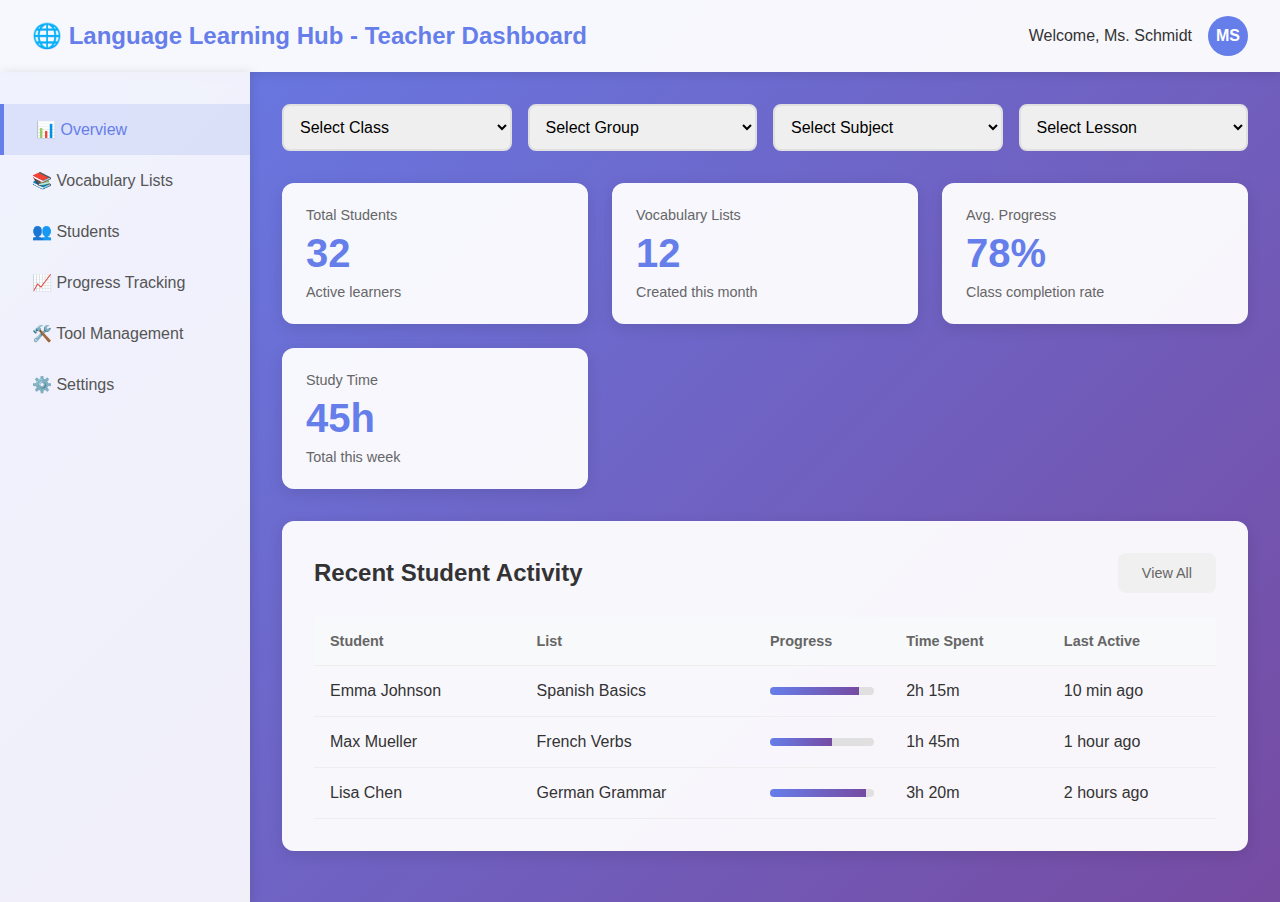
<file: frontend/teacher.html>
<!DOCTYPE html>
<html lang="en">
<head>
    <meta charset="UTF-8">
    <meta name="viewport" content="width=device-width, initial-scale=1.0">
    <title>Teacher Dashboard - Language Learning Hub</title>
    <link rel="stylesheet" href="./static/css/teacher.css">
</head>
<body>
    <!-- Header -->
    <header class="header">
        <div class="logo">
            🌐 Language Learning Hub - Teacher Dashboard
        </div>
        <div class="user-info">
            <span>Welcome, Ms. Schmidt</span>
            <div class="user-avatar">MS</div>
        </div>
    </header>

    <!-- Dashboard -->
    <div class="dashboard">
        <!-- Sidebar -->
        <aside class="sidebar">
            <div class="nav-item active" onclick="showSection('overview')">
                📊 Overview
            </div>
            <div class="nav-item" onclick="showSection('vocabulary')">
                📚 Vocabulary Lists
            </div>
            <div class="nav-item" onclick="showSection('students')">
                👥 Students
            </div>
            <div class="nav-item" onclick="showSection('progress')">
                📈 Progress Tracking
            </div>
            <div class="nav-item" onclick="showSection('tools')">
                🛠️ Tool Management
            </div>
            <div class="nav-item" onclick="showSection('settings')">
                ⚙️ Settings
            </div>
        </aside>

        <!-- Main Content -->
        <main class="main-content">
            <!-- Overview Section -->
            <div id="overview-section" class="section-content">
                <!-- Filters for Classes, Groups, Subjects, Lessons -->
                <div class="filter-grid">
                    <select class="form-input">
                        <option>Select Class</option>
                        <option>Class A</option>
                        <option>Class B</option>
                        <option>Class C</option>
                    </select>
                    <select class="form-input">
                        <option>Select Group</option>
                        <option>Group 1</option>
                        <option>Group 2</option>
                        <option>Group 3</option>
                    </select>
                    <select class="form-input">
                        <option>Select Subject</option>
                        <option>Spanish</option>
                        <option>French</option>
                        <option>German</option>
                        <option>Italian</option>
                        <option>English</option>
                    </select>
                    <select class="form-input">
                        <option>Select Lesson</option>
                        <option>Lesson 1: Basics</option>
                        <option>Lesson 2: Verbs</option>
                        <option>Lesson 3: Grammar</option>
                    </select>
                </div>

                <!-- Stats Grid -->
                <div class="stats-grid">
                    <div class="stat-card">
                        <div class="stat-label">Total Students</div>
                        <div class="stat-value">32</div>
                        <div class="stat-label">Active learners</div>
                    </div>
                    <div class="stat-card">
                        <div class="stat-label">Vocabulary Lists</div>
                        <div class="stat-value">12</div>
                        <div class="stat-label">Created this month</div>
                    </div>
                    <div class="stat-card">
                        <div class="stat-label">Avg. Progress</div>
                        <div class="stat-value">78%</div>
                        <div class="stat-label">Class completion rate</div>
                    </div>
                    <div class="stat-card">
                        <div class="stat-label">Study Time</div>
                        <div class="stat-value">45h</div>
                        <div class="stat-label">Total this week</div>
                    </div>
                </div>

                <!-- Recent Activity -->
                <div class="content-section">
                    <div class="section-header">
                        <h2 class="section-title">Recent Student Activity</h2>
                        <button class="btn btn-secondary">View All</button>
                    </div>
                    <table class="data-table">
                        <thead>
                            <tr>
                                <th>Student</th>
                                <th>List</th>
                                <th>Progress</th>
                                <th>Time Spent</th>
                                <th>Last Active</th>
                            </tr>
                        </thead>
                        <tbody>
                            <tr>
                                <td>Emma Johnson</td>
                                <td>Spanish Basics</td>
                                <td>
                                    <div class="progress-bar">
                                        <div class="progress-fill" style="width: 85%"></div>
                                    </div>
                                </td>
                                <td>2h 15m</td>
                                <td>10 min ago</td>
                            </tr>
                            <tr>
                                <td>Max Mueller</td>
                                <td>French Verbs</td>
                                <td>
                                    <div class="progress-bar">
                                        <div class="progress-fill" style="width: 60%"></div>
                                    </div>
                                </td>
                                <td>1h 45m</td>
                                <td>1 hour ago</td>
                            </tr>
                            <tr>
                                <td>Lisa Chen</td>
                                <td>German Grammar</td>
                                <td>
                                    <div class="progress-bar">
                                        <div class="progress-fill" style="width: 92%"></div>
                                    </div>
                                </td>
                                <td>3h 20m</td>
                                <td>2 hours ago</td>
                            </tr>
                        </tbody>
                    </table>
                </div>
            </div>

            <!-- Vocabulary Lists Section -->
            <div id="vocabulary-section" class="section-content" style="display: none;">
                <div class="content-section">
                    <div class="section-header">
                        <h2 class="section-title">Vocabulary Lists</h2>
                        <button class="btn btn-primary" onclick="openModal('vocabulary-modal')">
                            + Create New List
                        </button>
                    </div>
                    <table class="data-table">
                        <thead>
                            <tr>
                                <th>List Name</th>
                                <th>Language</th>
                                <th>Words</th>
                                <th>Students</th>
                                <th>Created</th>
                                <th>Actions</th>
                            </tr>
                        </thead>
                        <tbody>
                            <tr>
                                <td>Spanish Basics</td>
                                <td><span class="tag">🇪🇸 Spanish</span></td>
                                <td>50</td>
                                <td>28</td>
                                <td>Oct 15, 2024</td>
                                <td>
                                    <div class="action-icons">
                                        <div class="action-icon" title="Share Link">🔗</div>
                                        <div class="action-icon" title="Edit">✏️</div>
                                        <div class="action-icon" title="Delete">🗑️</div>
                                    </div>
                                </td>
                            </tr>
                            <tr>
                                <td>French Verbs</td>
                                <td><span class="tag">🇫🇷 French</span></td>
                                <td>120</td>
                                <td>15</td>
                                <td>Oct 20, 2024</td>
                                <td>
                                    <div class="action-icons">
                                        <div class="action-icon" title="Share Link">🔗</div>
                                        <div class="action-icon" title="Edit">✏️</div>
                                        <div class="action-icon" title="Delete">🗑️</div>
                                    </div>
                                </td>
                            </tr>
                            <tr>
                                <td>German Grammar</td>
                                <td><span class="tag">🇩🇪 German</span></td>
                                <td>75</td>
                                <td>32</td>
                                <td>Oct 25, 2024</td>
                                <td>
                                    <div class="action-icons">
                                        <div class="action-icon" title="Share Link">🔗</div>
                                        <div class="action-icon" title="Edit">✏️</div>
                                        <div class="action-icon" title="Delete">🗑️</div>
                                    </div>
                                </td>
                            </tr>
                        </tbody>
                    </table>
                </div>
            </div>

            <!-- Students Section -->
            <div id="students-section" class="section-content" style="display: none;">
                <div class="content-section">
                    <div class="section-header">
                        <h2 class="section-title">Student Management</h2>
                        <button class="btn btn-primary" onclick="openModal('student-modal')">
                            + Add Student
                        </button>
                    </div>
                    
                    <div id="students-list">
                        <div class="student-card">
                            <div class="student-header">
                                <div>
                                    <div class="student-name">Emma Johnson</div>
                                    <div style="color: #666; font-size: 0.9rem;">emma.johnson@school.edu</div>
                                </div>
                                <span class="tag active">Active</span>
                            </div>
                            <div class="student-stats">
                                <div class="stat-item">
                                    <div class="stat-number">3</div>
                                    <div class="stat-desc">Lists Assigned</div>
                                </div>
                                <div class="stat-item">
                                    <div class="stat-number">85%</div>
                                    <div class="stat-desc">Avg. Progress</div>
                                </div>
                                <div class="stat-item">
                                    <div class="stat-number">12h</div>
                                    <div class="stat-desc">Study Time</div>
                                </div>
                                <div class="stat-item">
                                    <div class="stat-number">250</div>
                                    <div class="stat-desc">Words Learned</div>
                                </div>
                            </div>
                        </div>

                        <div class="student-card">
                            <div class="student-header">
                                <div>
                                    <div class="student-name">Max Mueller</div>
                                    <div style="color: #666; font-size: 0.9rem;">max.mueller@school.edu</div>
                                </div>
                                <span class="tag active">Active</span>
                            </div>
                            <div class="student-stats">
                                <div class="stat-item">
                                    <div class="stat-number">2</div>
                                    <div class="stat-desc">Lists Assigned</div>
                                </div>
                                <div class="stat-item">
                                    <div class="stat-number">72%</div>
                                    <div class="stat-desc">Avg. Progress</div>
                                </div>
                                <div class="stat-item">
                                    <div class="stat-number">8h</div>
                                    <div class="stat-desc">Study Time</div>
                                </div>
                                <div class="stat-item">
                                    <div class="stat-number">180</div>
                                    <div class="stat-desc">Words Learned</div>
                                </div>
                            </div>
                        </div>
                    </div>
                </div>
            </div>

            <!-- Progress Tracking Section -->
            <div id="progress-section" class="section-content" style="display: none;">
                <div class="content-section">
                    <div class="section-header">
                        <h2 class="section-title">Detailed Progress Tracking</h2>
                        <select class="form-input" style="width: 200px;">
                            <option>All Students</option>
                            <option>Class A</option>
                            <option>Class B</option>
                        </select>
                    </div>
                    
                    <table class="data-table">
                        <thead>
                            <tr>
                                <th>Student</th>
                                <th>List</th>
                                <th>Started</th>
                                <th>Sessions</th>
                                <th>Correct/Incorrect</th>
                                <th>Completion</th>
                                <th>Details</th>
                            </tr>
                        </thead>
                        <tbody>
                            <tr>
                                <td>Emma Johnson</td>
                                <td>Spanish Basics</td>
                                <td>Oct 20, 2024</td>
                                <td>12</td>
                                <td>42/8</td>
                                <td>
                                    <div class="progress-bar">
                                        <div class="progress-fill" style="width: 85%"></div>
                                    </div>
                                </td>
                                <td>
                                    <button class="btn btn-secondary" style="padding: 0.5rem 1rem; font-size: 0.85rem;">
                                        View Details
                                    </button>
                                </td>
                            </tr>
                            <tr>
                                <td>Max Mueller</td>
                                <td>French Verbs</td>
                                <td>Oct 22, 2024</td>
                                <td>8</td>
                                <td>72/48</td>
                                <td>
                                    <div class="progress-bar">
                                        <div class="progress-fill" style="width: 60%"></div>
                                    </div>
                                </td>
                                <td>
                                    <button class="btn btn-secondary" style="padding: 0.5rem 1rem; font-size: 0.85rem;">
                                        View Details
                                    </button>
                                </td>
                            </tr>
                        </tbody>
                    </table>
                </div>
            </div>

            <!-- Tool Management Section -->
            <div id="tools-section" class="section-content" style="display: none;">
                <div class="content-section">
                    <div class="section-header">
                        <h2 class="section-title">Tool Management</h2>
                        <p style="color: #666;">Control which learning tools students can access</p>
                    </div>
                    
                    <div class="tool-grid">
                        <div class="tool-card active">
                            <div>
                                <div style="font-weight: 600;">📝 Grammar Trainer</div>
                                <div style="font-size: 0.85rem; color: #666;">Practice grammar rules</div>
                            </div>
                            <label class="toggle-switch">
                                <input type="checkbox" checked>
                                <span class="toggle-slider"></span>
                            </label>
                        </div>
                        
                        <div class="tool-card active">
                            <div>
                                <div style="font-weight: 600;">📚 Vocabulary Builder</div>
                                <div style="font-size: 0.85rem; color: #666;">Flashcards & memorization</div>
                            </div>
                            <label class="toggle-switch">
                                <input type="checkbox" checked>
                                <span class="toggle-slider"></span>
                            </label>
                        </div>
                        
                        <div class="tool-card active">
                            <div>
                                <div style="font-weight: 600;">💬 Conversation Practice</div>
                                <div style="font-size: 0.85rem; color: #666;">AI-powered dialogues</div>
                            </div>
                            <label class="toggle-switch">
                                <input type="checkbox" checked>
                                <span class="toggle-slider"></span>
                            </label>
                        </div>
                        
                        <div class="tool-card">
                            <div>
                                <div style="font-weight: 600;">🎤 Pronunciation Helper</div>
                                <div style="font-size: 0.85rem; color: #666;">Speech recognition</div>
                            </div>
                            <label class="toggle-switch">
                                <input type="checkbox">
                                <span class="toggle-slider"></span>
                            </label>
                        </div>
                        
                        <div class="tool-card">
                            <div>
                                <div style="font-weight: 600;">📖 Reading Comprehension</div>
                                <div style="font-size: 0.85rem; color: #666;">Text analysis</div>
                            </div>
                            <label class="toggle-switch">
                                <input type="checkbox">
                                <span class="toggle-slider"></span>
                            </label>
                        </div>
                        
                        <div class="tool-card active">
                            <div>
                                <div style="font-weight: 600;">✍️ Writing Exercises</div>
                                <div style="font-size: 0.85rem; color: #666;">Essay & text creation</div>
                            </div>
                            <label class="toggle-switch">
                                <input type="checkbox" checked>
                                <span class="toggle-slider"></span>
                            </label>
                        </div>
                    </div>
                    
                    <div style="margin-top: 2rem;">
                        <h3 style="margin-bottom: 1rem;">Tool Usage Limits</h3>
                        <div class="form-group">
                            <label class="form-label">Maximum daily tool usage per student</label>
                            <select class="form-input" style="width: 250px;">
                                <option>Unlimited</option>
                                <option>1 hour</option>
                                <option>2 hours</option>
                                <option>3 hours</option>
                                <option>Custom...</option>
                            </select>
                        </div>
                    </div>
                </div>
            </div>
        </main>
    </div>

    <!-- Create Vocabulary List Modal -->
    <div id="vocabulary-modal" class="modal">
        <div class="modal-content">
            <div class="section-header">
                <h2 class="section-title">Create New Vocabulary List</h2>
                <button class="btn btn-secondary" onclick="closeModal('vocabulary-modal')">✕</button>
            </div>
            
            <form>
                <div class="form-group">
                    <label class="form-label">List Name</label>
                    <input type="text" class="form-input" placeholder="e.g., Spanish Basics - Unit 1">
                </div>
                
                <div class="form-group">
                    <label class="form-label">Language</label>
                    <select class="form-input">
                        <option>Spanish</option>
                        <option>French</option>
                        <option>German</option>
                        <option>Italian</option>
                        <option>English</option>
                    </select>
                </div>
                
                <div class="form-group">
                    <label class="form-label">Vocabulary Words</label>
                    <textarea class="form-textarea" placeholder="Enter words in format: word = translation
perro = dog
gato = cat
casa = house"></textarea>
                </div>
                
                <div class="form-group">
                    <label class="form-label">Or Upload CSV or TXT File</label>
                    <input type="file" class="form-input" accept=".csv,.txt">
                    <small style="color: #666;">TXT files should use the format: word = translation per line</small>
                </div>
                
                <div class="form-group">
                    <label class="form-label">Assign to Students</label>
                    <select class="form-input" multiple style="height: 120px;">
                        <option>All Students</option>
                        <option>Class A</option>
                        <option>Class B</option>
                        <option>Emma Johnson</option>
                        <option>Max Mueller</option>
                        <option>Lisa Chen</option>
                    </select>
                </div>
                
                <div style="display: flex; gap: 1rem; margin-top: 2rem;">
                    <button type="submit" class="btn btn-primary">Create List & Generate Link</button>
                    <button type="button" class="btn btn-secondary" onclick="closeModal('vocabulary-modal')">Cancel</button>
                </div>
            </form>
        </div>
    </div>

    <!-- Add Student Modal -->
    <div id="student-modal" class="modal">
        <div class="modal-content">
            <div class="section-header">
                <h2 class="section-title">Add New Student</h2>
                <button class="btn btn-secondary" onclick="closeModal('student-modal')">✕</button>
            </div>
            
            <form>
                <div class="form-group">
                    <label class="form-label">Student Name</label>
                    <input type="text" class="form-input" placeholder="Full name">
                </div>
                
                <div class="form-group">
                    <label class="form-label">Email</label>
                    <input type="email" class="form-input" placeholder="student@school.edu">
                </div>
                
                <div class="form-group">
                    <label class="form-label">Class</label>
                    <select class="form-input">
                        <option>Class A</option>
                        <option>Class B</option>
                        <option>Class C</option>
                    </select>
                </div>
                
                <div class="form-group">
                    <label class="form-label">Initial Password</label>
                    <input type="text" class="form-input" value="Welcome123!" readonly>
                    <small style="color: #666;">Student will be prompted to change on first login</small>
                </div>
                
                <div style="display: flex; gap: 1rem; margin-top: 2rem;">
                    <button type="submit" class="btn btn-primary">Create Student Account</button>
                    <button type="button" class="btn btn-secondary" onclick="closeModal('student-modal')">Cancel</button>
                </div>
            </form>
        </div>
    </div>

    <script src="./static/js/teacher.js"></script>
</body>
</html>
</file>
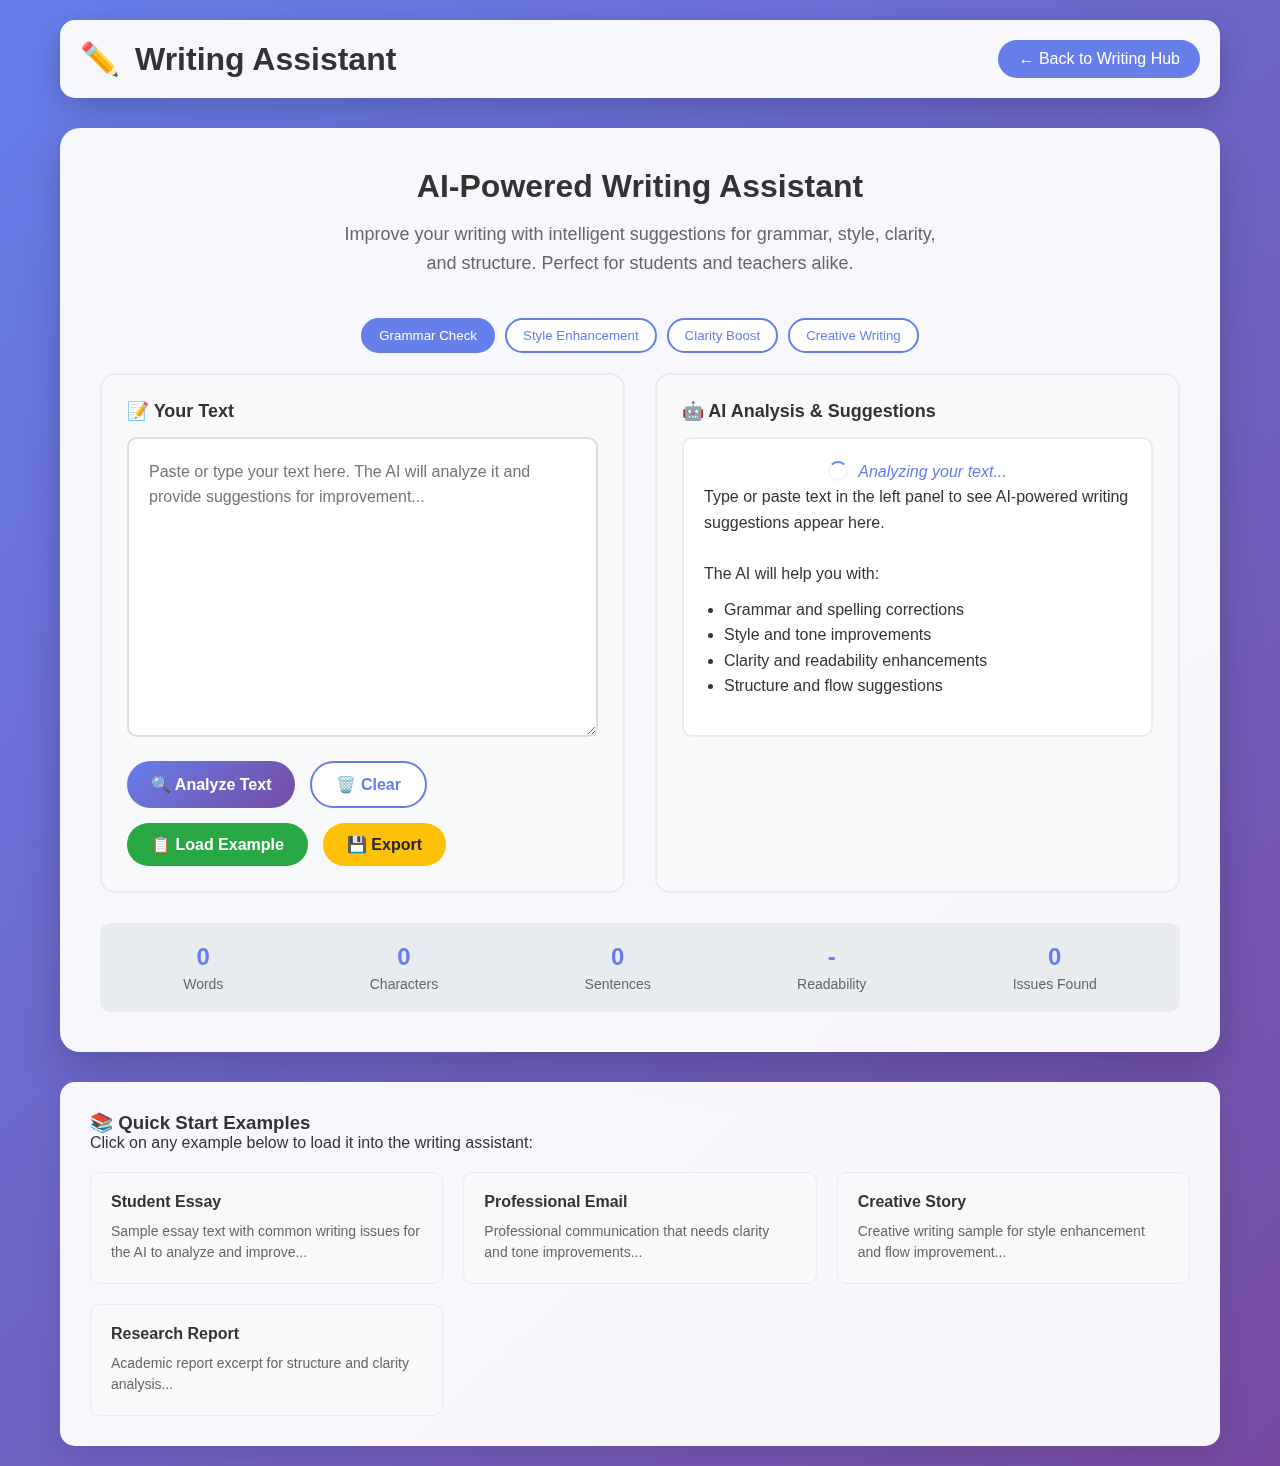
<file: frontend/writing-assistant-tool.html>
<!DOCTYPE html>
<html lang="en">

<head>
    <meta charset="UTF-8">
    <meta name="viewport" content="width=device-width, initial-scale=1.0">
    <title>Writing Assistant - AI Teacher Toolkit</title>
    <link rel="stylesheet" href="./static/css/writing-assistant-tool.css">
</head>

<body>
    <div class="container">
        <div class="header">
            <h1>
                <span>✏️</span>
                Writing Assistant
            </h1>
            <a href="writing-assistant.html" class="back-btn">← Back to Writing Hub</a>
        </div>

        <div class="tool-container">
            <div class="tool-header">
                <h2>AI-Powered Writing Assistant</h2>
                <p>Improve your writing with intelligent suggestions for grammar, style, clarity, and structure. Perfect
                    for students and teachers alike.</p>
            </div>

            <div class="mode-selector">
                <button class="mode-btn active" onclick="setMode('grammar')">Grammar Check</button>
                <button class="mode-btn" onclick="setMode('style')">Style Enhancement</button>
                <button class="mode-btn" onclick="setMode('clarity')">Clarity Boost</button>
                <button class="mode-btn" onclick="setMode('creative')">Creative Writing</button>
            </div>

            <div class="writing-interface">
                <div class="input-section">
                    <div class="section-title">📝 Your Text</div>
                    <textarea class="text-input" id="textInput"
                        placeholder="Paste or type your text here. The AI will analyze it and provide suggestions for improvement..."
                        oninput="analyzeText()"></textarea>

                    <div class="action-buttons">
                        <button class="btn btn-primary" onclick="analyzeText()">🔍 Analyze Text</button>
                        <button class="btn btn-secondary" onclick="clearText()">🗑️ Clear</button>
                        <button class="btn btn-success" onclick="loadExample()">📋 Load Example</button>
                        <button class="btn btn-warning" onclick="exportText()">💾 Export</button>
                    </div>
                </div>

                <div class="output-section">
                    <div class="section-title">🤖 AI Analysis & Suggestions</div>
                    <div class="analysis-output" id="analysisOutput">
                        <div class="loading hidden" id="loadingIndicator">
                            <div class="spinner"></div>
                            Analyzing your text...
                        </div>
                        <div id="analysisResults">
                            Type or paste text in the left panel to see AI-powered writing suggestions appear here.
                            <br><br>
                            The AI will help you with:
                            <ul style="margin-top: 10px; margin-left: 20px;">
                                <li>Grammar and spelling corrections</li>
                                <li>Style and tone improvements</li>
                                <li>Clarity and readability enhancements</li>
                                <li>Structure and flow suggestions</li>
                            </ul>
                        </div>
                    </div>

                    <div class="suggestions-list" id="suggestionsList"></div>
                </div>
            </div>

            <div class="stats-bar">
                <div class="stat-item">
                    <span class="stat-number" id="wordCount">0</span>
                    <div class="stat-label">Words</div>
                </div>
                <div class="stat-item">
                    <span class="stat-number" id="charCount">0</span>
                    <div class="stat-label">Characters</div>
                </div>
                <div class="stat-item">
                    <span class="stat-number" id="sentenceCount">0</span>
                    <div class="stat-label">Sentences</div>
                </div>
                <div class="stat-item">
                    <span class="stat-number" id="readabilityScore">-</span>
                    <div class="stat-label">Readability</div>
                </div>
                <div class="stat-item">
                    <span class="stat-number" id="issuesFound">0</span>
                    <div class="stat-label">Issues Found</div>
                </div>
            </div>
        </div>

        <div class="examples-section">
            <h3>📚 Quick Start Examples</h3>
            <p>Click on any example below to load it into the writing assistant:</p>

            <div class="examples-grid">
                <div class="example-card" onclick="loadExampleText('essay')">
                    <div class="example-title">Student Essay</div>
                    <div class="example-text">Sample essay text with common writing issues for the AI to analyze and
                        improve...</div>
                </div>

                <div class="example-card" onclick="loadExampleText('email')">
                    <div class="example-title">Professional Email</div>
                    <div class="example-text">Professional communication that needs clarity and tone improvements...
                    </div>
                </div>

                <div class="example-card" onclick="loadExampleText('creative')">
                    <div class="example-title">Creative Story</div>
                    <div class="example-text">Creative writing sample for style enhancement and flow improvement...
                    </div>
                </div>

                <div class="example-card" onclick="loadExampleText('report')">
                    <div class="example-title">Research Report</div>
                    <div class="example-text">Academic report excerpt for structure and clarity analysis...</div>
                </div>
            </div>
        </div>
    </div>

    <script>
        let currentMode = 'grammar';
        let analysisTimeout;

        // Mode selection
        function setMode(mode) {
            currentMode = mode;
            document.querySelectorAll('.mode-btn').forEach(btn => {
                btn.classList.remove('active');
            });
            event.target.classList.add('active');

            // Re-analyze with new mode if text exists
            const text = document.getElementById('textInput').value;
            if (text.trim()) {
                analyzeText();
            }
        }

        // Main analysis function
        function analyzeText() {
            const text = document.getElementById('textInput').value;
            const analysisResults = document.getElementById('analysisResults');
            const suggestionsList = document.getElementById('suggestionsList');
            const loadingIndicator = document.getElementById('loadingIndicator');

            // Update stats immediately
            updateStats(text);

            if (text.trim() === '') {
                analysisResults.innerHTML = 'Type or paste text in the left panel to see AI-powered writing suggestions appear here.';
                suggestionsList.innerHTML = '';
                return;
            }

            // Show loading
            loadingIndicator.classList.remove('hidden');
            analysisResults.innerHTML = '';

            // Clear previous timeout
            clearTimeout(analysisTimeout);

            // Simulate AI analysis with delay
            analysisTimeout = setTimeout(() => {
                loadingIndicator.classList.add('hidden');

                const analysis = performAnalysis(text, currentMode);
                displayAnalysis(analysis);
                displaySuggestions(analysis.suggestions);
            }, 1500);
        }

        // Simulated AI analysis
        function performAnalysis(text, mode) {
            const words = text.split(/\s+/).filter(word => word.length > 0);
            const sentences = text.split(/[.!?]+/).filter(s => s.trim().length > 0);

            let analysis = {
                mode: mode,
                originalText: text,
                issues: [],
                suggestions: [],
                score: 0
            };

            switch (mode) {
                case 'grammar':
                    analysis = analyzeGrammar(text, words, sentences);
                    break;
                case 'style':
                    analysis = analyzeStyle(text, words, sentences);
                    break;
                case 'clarity':
                    analysis = analyzeClarity(text, words, sentences);
                    break;
                case 'creative':
                    analysis = analyzeCreative(text, words, sentences);
                    break;
            }

            return analysis;
        }

        function analyzeGrammar(text, words, sentences) {
            let issues = [];
            let suggestions = [];

            // Check for common grammar issues
            if (text.includes(' there ') && text.includes(' their ')) {
                issues.push('Possible there/their confusion');
                suggestions.push({
                    title: 'Grammar: There vs Their',
                    text: 'Check usage of "there" (location) vs "their" (possession)',
                    type: 'grammar'
                });
            }

            if (text.match(/\b(its|it's)\b/gi)) {
                suggestions.push({
                    title: 'Grammar: Its vs It\'s',
                    text: 'Remember: "its" = possession, "it\'s" = it is',
                    type: 'grammar'
                });
            }

            if (sentences.some(s => s.split(' ').length > 25)) {
                issues.push('Long sentences detected');
                suggestions.push({
                    title: 'Sentence Length',
                    text: 'Consider breaking up sentences longer than 25 words for better readability',
                    type: 'structure'
                });
            }

            // Check for missing punctuation
            if (text.match(/[a-z]\s+[A-Z]/)) {
                issues.push('Possible missing punctuation');
                suggestions.push({
                    title: 'Punctuation Check',
                    text: 'Some sentences may be missing end punctuation',
                    type: 'grammar'
                });
            }

            return {
                mode: 'grammar',
                issues: issues,
                suggestions: suggestions,
                score: Math.max(100 - (issues.length * 15), 20)
            };
        }

        function analyzeStyle(text, words, sentences) {
            let issues = [];
            let suggestions = [];

            // Check for passive voice
            if (text.match(/\b(was|were|is|are|been)\s+\w*ed\b/gi)) {
                issues.push('Passive voice detected');
                suggestions.push({
                    title: 'Active Voice',
                    text: 'Consider using active voice for more engaging writing',
                    type: 'style'
                });
            }

            // Check for repetitive words
            const wordFreq = {};
            words.forEach(word => {
                const lower = word.toLowerCase().replace(/[^a-z]/g, '');
                if (lower.length > 3) {
                    wordFreq[lower] = (wordFreq[lower] || 0) + 1;
                }
            });

            for (let word in wordFreq) {
                if (wordFreq[word] > 3) {
                    issues.push(`Word "${word}" used ${wordFreq[word]} times`);
                    suggestions.push({
                        title: 'Word Variety',
                        text: `Consider synonyms for "${word}" to add variety`,
                        type: 'style'
                    });
                }
            }

            // Check sentence variety
            const avgSentenceLength = words.length / sentences.length;
            if (avgSentenceLength < 8) {
                suggestions.push({
                    title: 'Sentence Variety',
                    text: 'Try combining some short sentences for better flow',
                    type: 'style'
                });
            }

            return {
                mode: 'style',
                issues: issues,
                suggestions: suggestions,
                score: Math.max(100 - (issues.length * 10), 30)
            };
        }

        function analyzeClarity(text, words, sentences) {
            let issues = [];
            let suggestions = [];

            // Check for complex words
            const complexWords = words.filter(word => word.length > 12);
            if (complexWords.length > words.length * 0.1) {
                issues.push('Many complex words detected');
                suggestions.push({
                    title: 'Word Complexity',
                    text: 'Consider simpler alternatives for complex words to improve readability',
                    type: 'clarity'
                });
            }

            // Check for unclear pronouns
            if (text.match(/\b(this|that|it|they)\s/gi)) {
                suggestions.push({
                    title: 'Pronoun Clarity',
                    text: 'Ensure pronouns clearly refer to specific nouns',
                    type: 'clarity'
                });
            }

            // Check paragraph structure
            const paragraphs = text.split('\n\n').filter(p => p.trim().length > 0);
            if (paragraphs.length === 1 && words.length > 100) {
                suggestions.push({
                    title: 'Paragraph Structure',
                    text: 'Consider breaking long text into multiple paragraphs',
                    type: 'structure'
                });
            }

            return {
                mode: 'clarity',
                issues: issues,
                suggestions: suggestions,
                score: Math.max(100 - (issues.length * 12), 25)
            };
        }

        function analyzeCreative(text, words, sentences) {
            let issues = [];
            let suggestions = [];

            // Check for descriptive language
            const descriptiveWords = words.filter(word =>
                /\b(beautiful|amazing|wonderful|terrible|huge|tiny|bright|dark)\b/i.test(word)
            );

            if (descriptiveWords.length < words.length * 0.05) {
                suggestions.push({
                    title: 'Descriptive Language',
                    text: 'Add more vivid adjectives and adverbs to enhance imagery',
                    type: 'creative'
                });
            }

            // Check for dialogue
            if (!text.includes('"') && text.length > 200) {
                suggestions.push({
                    title: 'Character Dialogue',
                    text: 'Consider adding dialogue to bring characters to life',
                    type: 'creative'
                });
            }

            // Check for sensory details
            const sensoryWords = words.filter(word =>
                /\b(see|hear|feel|smell|taste|touch|sound|look|bright|loud|soft|sweet|rough)\b/i.test(word)
            );

            if (sensoryWords.length < words.length * 0.03) {
                suggestions.push({
                    title: 'Sensory Details',
                    text: 'Include more sensory details to help readers experience the scene',
                    type: 'creative'
                });
            }

            return {
                mode: 'creative',
                issues: issues,
                suggestions: suggestions,
                score: Math.max(85 - (issues.length * 8), 40)
            };
        }

        function displayAnalysis(analysis) {
            const analysisResults = document.getElementById('analysisResults');
            const issuesFound = document.getElementById('issuesFound');
            const readabilityScore = document.getElementById('readabilityScore');

            issuesFound.textContent = analysis.issues.length;
            readabilityScore.textContent = analysis.score;

            let html = `<h4>📊 Analysis Results (${analysis.mode.charAt(0).toUpperCase() + analysis.mode.slice(1)} Mode)</h4>`;

            if (analysis.issues.length === 0) {
                html += `
                    <div style="color: #28a745; margin: 15px 0;">
                        ✅ <strong>Great work!</strong> No major issues found in your text.
                    </div>
                `;
            } else {
                html += `<div style="margin: 15px 0;"><strong>Issues detected:</strong></div><ul style="margin-left: 20px;">`;
                analysis.issues.forEach(issue => {
                    html += `<li style="margin: 5px 0; color: #dc3545;">${issue}</li>`;
                });
                html += `</ul>`;
            }

            html += `
                <div style="margin-top: 20px;">
                    <strong>Overall Score:</strong> 
                    <span style="color: ${analysis.score > 70 ? '#28a745' : analysis.score > 50 ? '#ffc107' : '#dc3545'}; font-size: 18px; font-weight: bold;">
                        ${analysis.score}/100
                    </span>
                </div>
            `;

            analysisResults.innerHTML = html;
        }

        function displaySuggestions(suggestions) {
            const suggestionsList = document.getElementById('suggestionsList');

            if (suggestions.length === 0) {
                suggestionsList.innerHTML = '';
                return;
            }

            let html = '<h4 style="margin-bottom: 15px;">💡 Improvement Suggestions</h4>';

            suggestions.forEach((suggestion, index) => {
                const typeColor = {
                    'grammar': '#dc3545',
                    'style': '#667eea',
                    'clarity': '#28a745',
                    'creative': '#ffc107',
                    'structure': '#6f42c1'
                };

                html += `
                    <div class="suggestion-item">
                        <div class="suggestion-title" style="color: ${typeColor[suggestion.type] || '#333'};">
                            ${suggestion.title}
                        </div>
                        <div class="suggestion-text">
                            ${suggestion.text}
                        </div>
                    </div>
                `;
            });

            suggestionsList.innerHTML = html;
        }

        function updateStats(text) {
            const words = text.split(/\s+/).filter(word => word.length > 0);
            const sentences = text.split(/[.!?]+/).filter(s => s.trim().length > 0);

            document.getElementById('wordCount').textContent = words.length;
            document.getElementById('charCount').textContent = text.length;
            document.getElementById('sentenceCount').textContent = sentences.length;
        }

        // Utility functions
        function clearText() {
            document.getElementById('textInput').value = '';
            document.getElementById('analysisResults').innerHTML = 'Type or paste text in the left panel to see AI-powered writing suggestions appear here.';
            document.getElementById('suggestionsList').innerHTML = '';
            updateStats('');
            document.getElementById('issuesFound').textContent = '0';
            document.getElementById('readabilityScore').textContent = '-';
        }

        function loadExample() {
            const examples = [
                "The students was very excited about there upcoming field trip. Its going to be a amazing experience for all of them.",
                "I am writing to inform you that the meeting has been scheduled. The meeting will be held in the conference room. Please attend the meeting on time.",
                "The magnificent castle stood majestically on the hill, its ancient stones whispering stories of brave knights and beautiful princesses who once walked its grand halls."
            ];

            const randomExample = examples[Math.floor(Math.random() * examples.length)];
            document.getElementById('textInput').value = randomExample;
            analyzeText();
        }

        function loadExampleText(type) {
            const examples = {
                essay: "The climate change is a serious issue that effects everyone. There are many factors that contribute to this problem. First, the burning of fossil fuels release greenhouse gases. Second, deforestation reduce the number of trees that can absorb carbon dioxide. This problems need immediate attention.",

                email: "Hi there, I hope your doing well. I wanted to reach out about the project we discussed. There might be some issues with the timeline but we can probably work around them. Let me know what you think. Thanks!",

                creative: "The old house was scary. It was dark inside. There were strange noises. The door creaked when it opened. Something was moving in the shadows. The character felt afraid.",

                report: "The research study examined the effectiveness of different teaching methods. The results showed that interactive learning approaches were more effective than traditional lecture-based methods. This finding suggests that educators should consider implementing more interactive techniques in their classrooms."
            };

            document.getElementById('textInput').value = examples[type] || examples.essay;
            analyzeText();
        }

        function exportText() {
            const text = document.getElementById('textInput').value;
            if (text.trim() === '') {
                alert('No text to export!');
                return;
            }

            const blob = new Blob([text], { type: 'text/plain' });
            const url = URL.createObjectURL(blob);
            const a = document.createElement('a');
            a.href = url;
            a.download = 'writing-assistant-text.txt';
            a.click();
            URL.revokeObjectURL(url);
        }

        // Initialize
        document.addEventListener('DOMContentLoaded', function () {
            console.log('Writing Assistant loaded successfully!');

            // Load a sample text to demonstrate
            setTimeout(() => {
                loadExample();
            }, 1000);
        });
    </script>
</body>

</html>
</file>
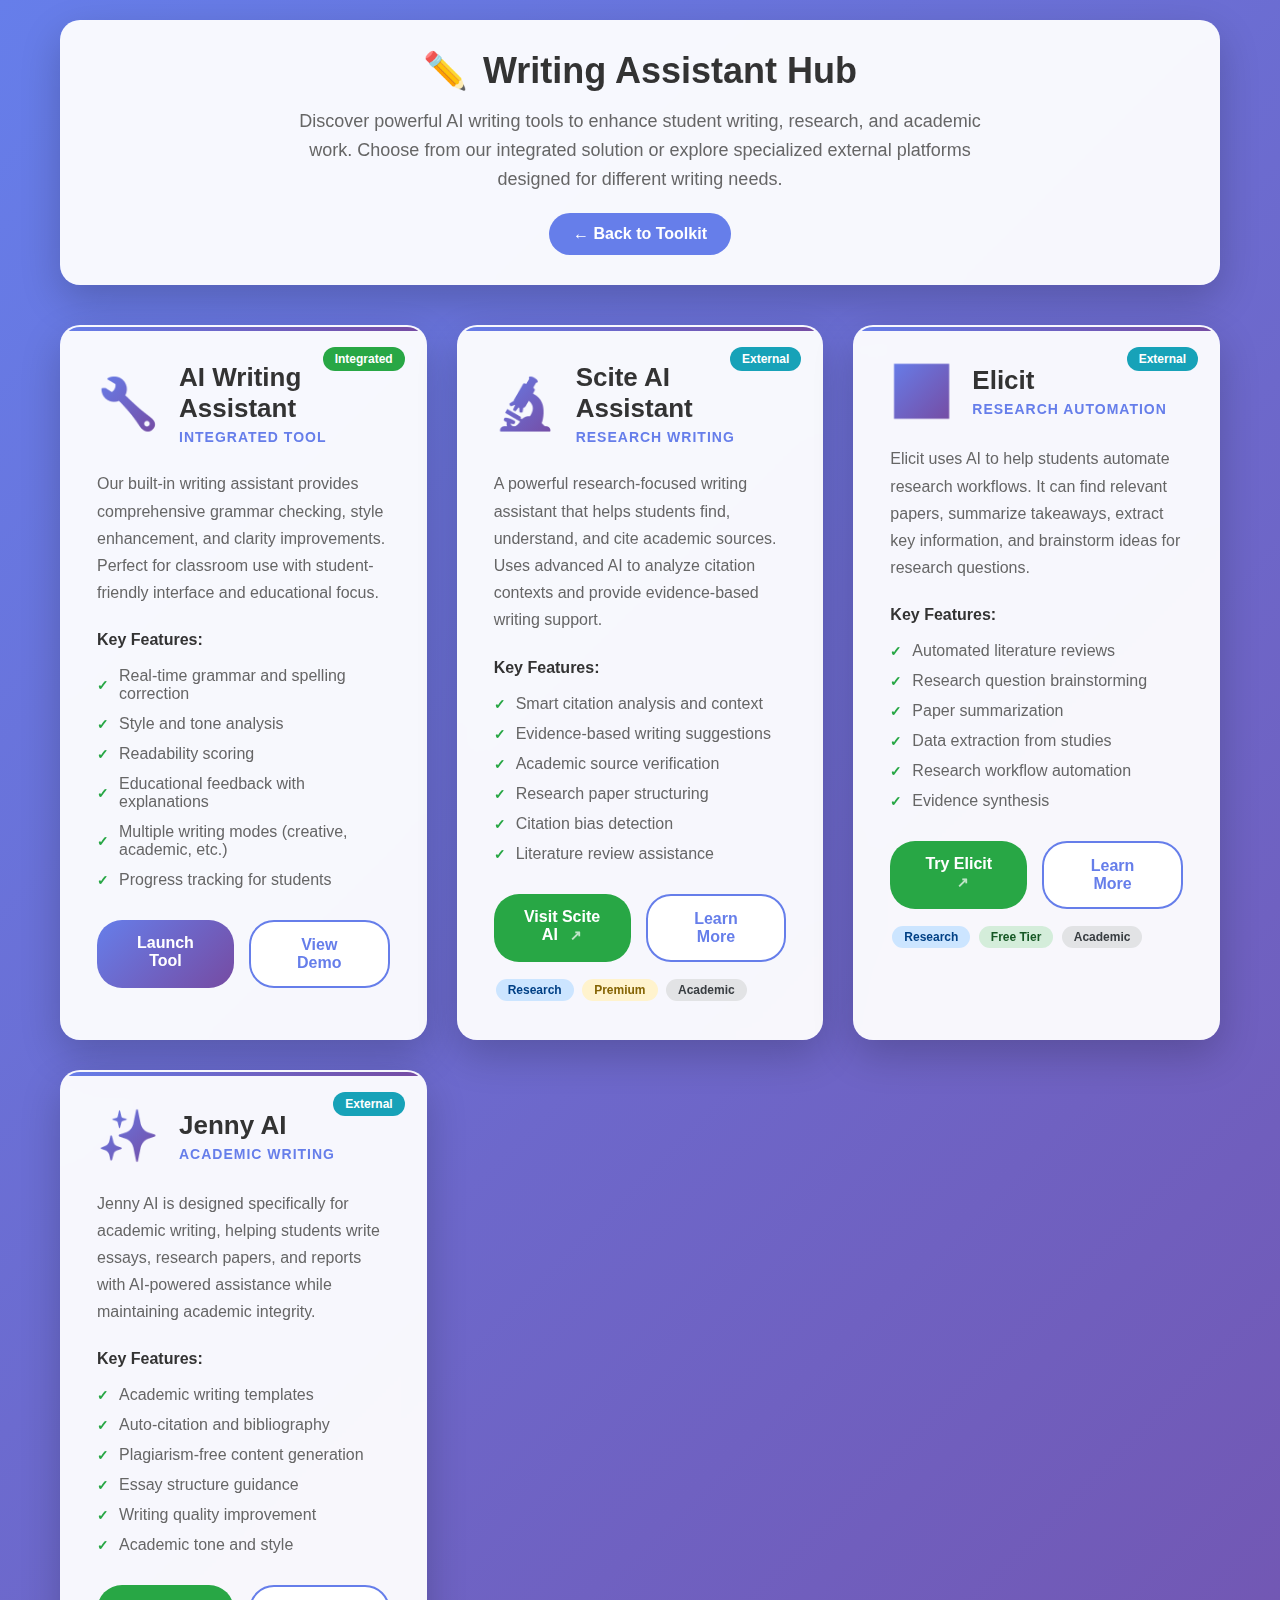
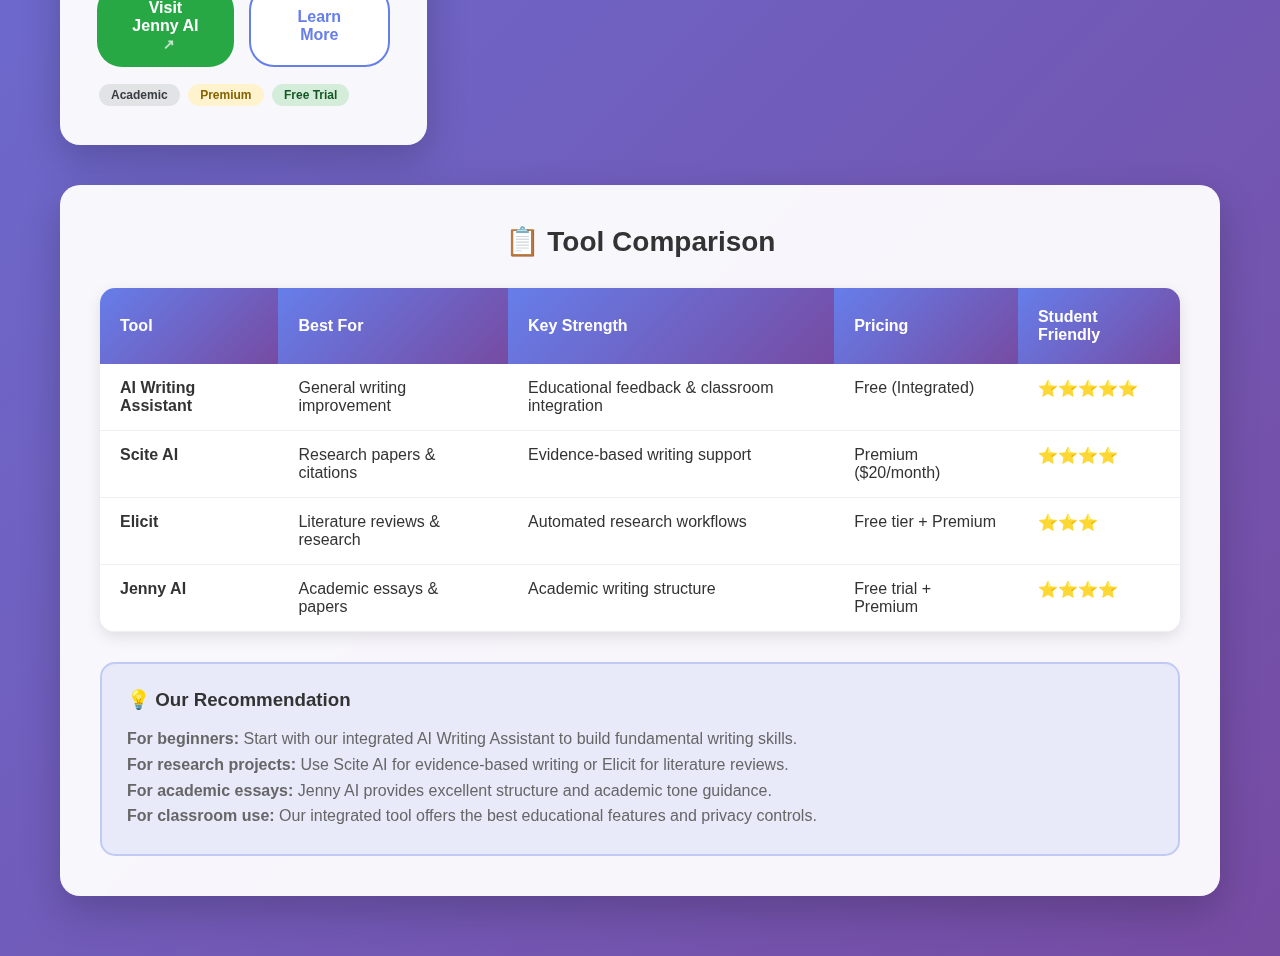
<file: frontend/writing-assistant.html>
<!DOCTYPE html>
<html lang="en">

<head>
    <meta charset="UTF-8">
    <meta name="viewport" content="width=device-width, initial-scale=1.0">
    <title>Writing Assistant Hub - AI Teacher Toolkit</title>
    <link rel="stylesheet" href="./static/css/writing-assistant.css">
</head>

<body>
    <div class="container">
        <div class="header">
            <h1>
                <span>✏️</span>
                Writing Assistant Hub
            </h1>
            <p>
                Discover powerful AI writing tools to enhance student writing, research, and academic work.
                Choose from our integrated solution or explore specialized external platforms designed for different
                writing needs.
            </p>
            <a href="index.html" class="back-btn">← Back to Toolkit</a>
        </div>

        <div class="tools-grid">
            <!-- Integrated Writing Assistant -->
            <div class="tool-card">
                <div class="badge">Integrated</div>
                <div class="tool-header">
                    <div class="tool-icon">🔧</div>
                    <div>
                        <div class="tool-title">AI Writing Assistant</div>
                        <div class="tool-category">Integrated Tool</div>
                    </div>
                </div>
                <div class="tool-description">
                    Our built-in writing assistant provides comprehensive grammar checking, style enhancement, and
                    clarity improvements.
                    Perfect for classroom use with student-friendly interface and educational focus.
                </div>
                <div class="tool-features">
                    <h4>Key Features:</h4>
                    <ul class="feature-list">
                        <li>Real-time grammar and spelling correction</li>
                        <li>Style and tone analysis</li>
                        <li>Readability scoring</li>
                        <li>Educational feedback with explanations</li>
                        <li>Multiple writing modes (creative, academic, etc.)</li>
                        <li>Progress tracking for students</li>
                    </ul>
                </div>
                <div class="tool-actions">
                    <a href="writing-assistant-tool.html" class="btn btn-primary">Launch Tool</a>
                    <button class="btn btn-secondary" onclick="showDemo('integrated')">View Demo</button>
                </div>
            </div>

            <!-- Scite AI Assistant -->
            <div class="tool-card">
                <div class="badge external">External</div>
                <div class="tool-header">
                    <div class="tool-icon">🔬</div>
                    <div>
                        <div class="tool-title">Scite AI Assistant</div>
                        <div class="tool-category">Research Writing</div>
                    </div>
                </div>
                <div class="tool-description">
                    A powerful research-focused writing assistant that helps students find, understand, and cite
                    academic sources.
                    Uses advanced AI to analyze citation contexts and provide evidence-based writing support.
                </div>
                <div class="tool-features">
                    <h4>Key Features:</h4>
                    <ul class="feature-list">
                        <li>Smart citation analysis and context</li>
                        <li>Evidence-based writing suggestions</li>
                        <li>Academic source verification</li>
                        <li>Research paper structuring</li>
                        <li>Citation bias detection</li>
                        <li>Literature review assistance</li>
                    </ul>
                </div>
                <div class="tool-actions">
                    <a href="https://scite.ai/assistant" target="_blank" class="btn btn-external">
                        Visit Scite AI <span class="external-link-icon">↗</span>
                    </a>
                    <button class="btn btn-secondary" onclick="showDemo('scite')">Learn More</button>
                </div>
                <div style="margin-top: 15px;">
                    <span class="tag tag-research">Research</span>
                    <span class="tag tag-premium">Premium</span>
                    <span class="tag tag-education">Academic</span>
                </div>
            </div>

            <!-- Elicit -->
            <div class="tool-card">
                <div class="badge external">External</div>
                <div class="tool-header">
                    <div class="tool-icon">📊</div>
                    <div>
                        <div class="tool-title">Elicit</div>
                        <div class="tool-category">Research Automation</div>
                    </div>
                </div>
                <div class="tool-description">
                    Elicit uses AI to help students automate research workflows. It can find relevant papers,
                    summarize takeaways, extract key information, and brainstorm ideas for research questions.
                </div>
                <div class="tool-features">
                    <h4>Key Features:</h4>
                    <ul class="feature-list">
                        <li>Automated literature reviews</li>
                        <li>Research question brainstorming</li>
                        <li>Paper summarization</li>
                        <li>Data extraction from studies</li>
                        <li>Research workflow automation</li>
                        <li>Evidence synthesis</li>
                    </ul>
                </div>
                <div class="tool-actions">
                    <a href="https://elicit.com/?via=fahim" target="_blank" class="btn btn-external">
                        Try Elicit <span class="external-link-icon">↗</span>
                    </a>
                    <button class="btn btn-secondary" onclick="showDemo('elicit')">Learn More</button>
                </div>
                <div style="margin-top: 15px;">
                    <span class="tag tag-research">Research</span>
                    <span class="tag tag-free">Free Tier</span>
                    <span class="tag tag-education">Academic</span>
                </div>
            </div>

            <!-- Jenny AI -->
            <div class="tool-card">
                <div class="badge external">External</div>
                <div class="tool-header">
                    <div class="tool-icon">✨</div>
                    <div>
                        <div class="tool-title">Jenny AI</div>
                        <div class="tool-category">Academic Writing</div>
                    </div>
                </div>
                <div class="tool-description">
                    Jenny AI is designed specifically for academic writing, helping students write essays, research
                    papers,
                    and reports with AI-powered assistance while maintaining academic integrity.
                </div>
                <div class="tool-features">
                    <h4>Key Features:</h4>
                    <ul class="feature-list">
                        <li>Academic writing templates</li>
                        <li>Auto-citation and bibliography</li>
                        <li>Plagiarism-free content generation</li>
                        <li>Essay structure guidance</li>
                        <li>Writing quality improvement</li>
                        <li>Academic tone and style</li>
                    </ul>
                </div>
                <div class="tool-actions">
                    <a href="https://jenny.ai" target="_blank" class="btn btn-external">
                        Visit Jenny AI <span class="external-link-icon">↗</span>
                    </a>
                    <button class="btn btn-secondary" onclick="showDemo('jenny')">Learn More</button>
                </div>
                <div style="margin-top: 15px;">
                    <span class="tag tag-education">Academic</span>
                    <span class="tag tag-premium">Premium</span>
                    <span class="tag tag-free">Free Trial</span>
                </div>
            </div>
        </div>

        <!-- Comparison Section -->
        <div class="comparison-section">
            <h2 class="comparison-title">📋 Tool Comparison</h2>
            <table class="comparison-table">
                <thead>
                    <tr>
                        <th>Tool</th>
                        <th>Best For</th>
                        <th>Key Strength</th>
                        <th>Pricing</th>
                        <th>Student Friendly</th>
                    </tr>
                </thead>
                <tbody>
                    <tr>
                        <td><strong>AI Writing Assistant</strong></td>
                        <td>General writing improvement</td>
                        <td>Educational feedback & classroom integration</td>
                        <td>Free (Integrated)</td>
                        <td>⭐⭐⭐⭐⭐</td>
                    </tr>
                    <tr>
                        <td><strong>Scite AI</strong></td>
                        <td>Research papers & citations</td>
                        <td>Evidence-based writing support</td>
                        <td>Premium ($20/month)</td>
                        <td>⭐⭐⭐⭐</td>
                    </tr>
                    <tr>
                        <td><strong>Elicit</strong></td>
                        <td>Literature reviews & research</td>
                        <td>Automated research workflows</td>
                        <td>Free tier + Premium</td>
                        <td>⭐⭐⭐</td>
                    </tr>
                    <tr>
                        <td><strong>Jenny AI</strong></td>
                        <td>Academic essays & papers</td>
                        <td>Academic writing structure</td>
                        <td>Free trial + Premium</td>
                        <td>⭐⭐⭐⭐</td>
                    </tr>
                </tbody>
            </table>

            <div class="recommendation">
                <h3>💡 Our Recommendation</h3>
                <p>
                    <strong>For beginners:</strong> Start with our integrated AI Writing Assistant to build fundamental
                    writing skills.<br>
                    <strong>For research projects:</strong> Use Scite AI for evidence-based writing or Elicit for
                    literature reviews.<br>
                    <strong>For academic essays:</strong> Jenny AI provides excellent structure and academic tone
                    guidance.<br>
                    <strong>For classroom use:</strong> Our integrated tool offers the best educational features and
                    privacy controls.
                </p>
            </div>
        </div>
    </div>

    <script>
        function showDemo(toolName) {
            const demos = {
                integrated: "Our integrated writing assistant provides real-time feedback as students type, with color-coded suggestions and educational explanations. Perfect for classroom use with privacy controls and progress tracking.",

                scite: "Scite AI analyzes millions of research papers to provide context about citations. It shows whether studies support, contradict, or mention claims, helping students write evidence-based papers with confidence.",

                elicit: "Elicit can search through 200+ million papers to answer research questions. It summarizes findings, extracts data, and helps brainstorm research directions - like having a research assistant that never sleeps.",

                jenny: "Jenny AI understands academic writing conventions and helps structure essays with proper introductions, thesis statements, and conclusions. It maintains academic integrity while providing writing support."
            };

            alert(`${toolName.charAt(0).toUpperCase() + toolName.slice(1)} Demo:\n\n${demos[toolName]}`);
        }

        // Initialize page
        document.addEventListener('DOMContentLoaded', function () {
            console.log('Writing Assistant Hub loaded successfully!');
        });
    </script>
</body>

</html>
</file>
<file: frontend/static/css/index.css>
* {
    margin: 0;
    padding: 0;
    box-sizing: border-box;
}

body {
    font-family: 'Segoe UI', Tahoma, Geneva, Verdana, sans-serif;
    background: linear-gradient(135deg, #667eea 0%, #764ba2 100%);
    min-height: 100vh;
    color: #333;
}

.container {
    display: flex;
    min-height: 100vh;
}

/* Sidebar */
.sidebar {
    width: 280px;
    background: rgba(240, 240, 240, 0.98);
    backdrop-filter: blur(10px);
    box-shadow: 2px 0 20px rgba(0, 0, 0, 0.1);
    position: fixed;
    height: 100vh;
    overflow-y: auto;
    z-index: 1000;
    transition: transform 0.3s ease;
}

.sidebar.hidden {
    transform: translateX(-100%);
}

.sidebar-header {
    padding: 20px;
    background: linear-gradient(135deg, #667eea 0%, #764ba2 100%);
    color: white;
    text-align: center;
}

.logo {
    font-size: 24px;
    font-weight: bold;
    margin-bottom: 5px;
}

.subtitle {
    font-size: 12px;
    opacity: 0.9;
}

.nav-section {
    padding: 20px 0;
    border-bottom: 1px solid rgba(255, 255, 255, 0.2);
}

.nav-title {
    padding: 0 20px 10px;
    font-weight: bold;
    color: #333;
    font-size: 14px;
    text-transform: uppercase;
    letter-spacing: 1px;
    background: rgba(255, 255, 255, 0.1);
    padding: 10px 20px;
    margin: 0 10px 15px 10px;
    border-radius: 8px;
    border: 1px solid rgba(255, 255, 255, 0.2);
}

.nav-item {
    display: block;
    color: #333;
    text-decoration: none;
    padding: 12px 20px;
    border-radius: 8px;
    margin: 5px 10px;
    cursor: pointer;
    transition: all 0.3s ease;
    background: rgba(255, 255, 255, 0.1);
    border: 1px solid rgba(255, 255, 255, 0.2);
}

.nav-item:hover {
    background: rgba(255, 255, 255, 0.25);
    border-color: rgba(255, 255, 255, 0.4);
    transform: translateX(5px);
}

.nav-item.active {
    background: rgba(255, 255, 255, 0.2);
    border-left-color: #667eea;
    font-weight: bold;
}

.nav-icon {
    font-size: 18px;
}

.nav-category {
    display: block;
    color: #333;
    text-decoration: none;
    padding: 12px 20px;
    border-radius: 8px;
    margin: 5px 10px;
    cursor: pointer;
    transition: all 0.3s ease;
    position: relative;
    user-select: none;
    background: rgba(255, 255, 255, 0.1);
    border: 1px solid rgba(255, 255, 255, 0.2);
    font-weight: 500;
    display: flex;
    align-items: center;
    gap: 10px;
}

.nav-category:hover {
    background: rgba(255, 255, 255, 0.25);
    border-color: rgba(255, 255, 255, 0.4);
    transform: translateX(5px);
}

.nav-category.active {
    background: rgba(255, 255, 255, 0.3);
    border-color: rgba(255, 255, 255, 0.5);
}

.nav-category.expanded {
    background: rgba(255, 255, 255, 0.2);
    border-color: rgba(255, 255, 255, 0.4);
}

.nav-category-icon {
    margin-right: 8px;
    width: 20px;
    display: inline-block;
}

.nav-category-arrow {
    position: absolute;
    right: 15px;
    top: 50%;
    transform: translateY(-50%);
    transition: transform 0.3s ease;
}

.nav-category.expanded .nav-category-arrow {
    transform: translateY(-50%) rotate(90deg);
}

.nav-subcategories {
    max-height: 0;
    overflow: hidden;
    transition: max-height 0.3s ease;
    padding-left: 30px;
}

.nav-subcategories.expanded {
    max-height: 1000px;
}

.nav-subitem {
    display: block;
    color: #555;
    text-decoration: none;
    padding: 8px 15px;
    border-radius: 6px;
    margin: 2px 15px;
    cursor: pointer;
    transition: all 0.3s ease;
    font-size: 14px;
    background: rgba(255, 255, 255, 0.05);
    border: 1px solid rgba(255, 255, 255, 0.1);
}

.nav-subitem:hover {
    background: rgba(255, 255, 255, 0.2);
    color: #333;
    border-color: rgba(255, 255, 255, 0.3);
    transform: translateX(3px);
}

.nav-subitem-icon {
    margin-right: 6px;
    width: 16px;
    display: inline-block;
}

/* Custom Scrollbar for Sidebar */
.sidebar::-webkit-scrollbar {
    width: 8px;
}

.sidebar::-webkit-scrollbar-track {
    background: rgba(255, 255, 255, 0.1);
    border-radius: 4px;
}

.sidebar::-webkit-scrollbar-thumb {
    background: rgba(102, 126, 234, 0.6);
    border-radius: 4px;
}

.sidebar::-webkit-scrollbar-thumb:hover {
    background: rgba(102, 126, 234, 0.8);
}

/* Main Content */
.main-content {
    margin-left: 280px;
    flex: 1;
    background: rgba(255, 255, 255, 0.1);
    backdrop-filter: blur(10px);
    min-height: 100vh;
}

.header {
    background: rgba(255, 255, 255, 0.95);
    padding: 20px;
    box-shadow: 0 2px 10px rgba(0, 0, 0, 0.1);
    display: flex;
    justify-content: between;
    align-items: center;
}

.menu-toggle {
    display: none;
    background: none;
    border: none;
    font-size: 24px;
    cursor: pointer;
    color: #667eea;
}

.header-actions {
    margin-left: auto;
    display: flex;
    gap: 15px;
}

.btn {
    padding: 10px 20px;
    border: none;
    border-radius: 25px;
    cursor: pointer;
    transition: all 0.3s ease;
    font-weight: bold;
    text-decoration: none;
    display: inline-block;
    text-align: center;
}

.btn-primary {
    background: linear-gradient(135deg, #667eea 0%, #764ba2 100%);
    color: #000000;
}

.btn-secondary {
    background: white;
    color: #000000;
    border: 2px solid #667eea;
}

.btn:hover {
    transform: translateY(-2px);
    box-shadow: 0 5px 15px rgba(0, 0, 0, 0.2);
}

.content {
    padding: 40px;
}

.hero {
    text-align: center;
    margin-bottom: 60px;
    color: white;
}

.hero h1 {
    font-size: 48px;
    margin-bottom: 20px;
    text-shadow: 2px 2px 4px rgba(0, 0, 0, 0.3);
}

.hero p {
    font-size: 20px;
    margin-bottom: 30px;
    opacity: 0.9;
}

.target-group-selection {
    display: flex;
    gap: 30px;
    justify-content: center;
    margin-bottom: 60px;
}

.target-card {
    background: rgba(255, 255, 255, 0.95);
    padding: 40px;
    border-radius: 20px;
    box-shadow: 0 10px 30px rgba(0, 0, 0, 0.2);
    cursor: pointer;
    transition: all 0.3s ease;
    text-align: center;
    min-width: 300px;
}

.target-card:hover {
    transform: translateY(-10px);
    box-shadow: 0 20px 40px rgba(0, 0, 0, 0.3);
}

.target-icon {
    font-size: 60px;
    margin-bottom: 20px;
}

.target-card h3 {
    margin-bottom: 15px;
    color: #333;
}

.target-card p {
    color: #666;
    line-height: 1.6;
}

.tools-grid {
    display: grid;
    grid-template-columns: repeat(auto-fit, minmax(300px, 1fr));
    gap: 30px;
    margin-bottom: 60px;
}

.tool-card {
    background: rgba(255, 255, 255, 0.95);
    padding: 30px;
    border-radius: 15px;
    box-shadow: 0 5px 20px rgba(0, 0, 0, 0.1);
    transition: all 0.3s ease;
}

.tool-card:hover {
    transform: translateY(-5px);
    box-shadow: 0 10px 30px rgba(0, 0, 0, 0.2);
}

.tool-icon {
    font-size: 40px;
    margin-bottom: 15px;
    color: #667eea;
}

.tool-card h4 {
    margin-bottom: 10px;
    color: #333;
}

.tool-card p {
    color: #666;
    margin-bottom: 20px;
    line-height: 1.6;
}

.alert {
    background: #d4edda;
    color: #155724;
    padding: 15px;
    border-radius: 8px;
    margin-bottom: 20px;
    border: 1px solid #c3e6cb;
}

.alert.error {
    background: #f8d7da;
    color: #721c24;
    border-color: #f5c6cb;
}

.alert.success {
    background: #d4edda;
    color: #155724;
    border-color: #c3e6cb;
}

.alert.success.hidden {
    display: none !important;
}

.alert.error.hidden {
    display: none !important;
}

.hidden {
    display: none !important;
}

/* Modal Styles */
.modal {
    position: fixed;
    top: 0;
    left: 0;
    width: 100%;
    height: 100%;
    background: rgba(0, 0, 0, 0.7);
    z-index: 2000;
    display: none;
    justify-content: center;
    align-items: center;
}

.modal.show {
    display: flex;
}

.modal-content {
    background: white;
    padding: 40px;
    border-radius: 20px;
    box-shadow: 0 20px 60px rgba(0, 0, 0, 0.3);
    max-width: 400px;
    width: 90%;
    max-height: 90vh;
    overflow-y: auto;
}

.modal-header {
    text-align: center;
    margin-bottom: 30px;
}

.modal-header h2 {
    margin-bottom: 10px;
    color: #333;
}

.form-group {
    margin-bottom: 20px;
}

.form-group label {
    display: block;
    margin-bottom: 5px;
    font-weight: bold;
    color: #333;
}

.form-group input {
    width: 100%;
    padding: 12px;
    border: 2px solid #ddd;
    border-radius: 8px;
    font-size: 16px;
    transition: border-color 0.3s ease;
}

.form-group input:focus {
    outline: none;
    border-color: #667eea;
}

.modal-actions {
    display: flex;
    gap: 15px;
    margin-top: 30px;
}

.modal-actions .btn {
    flex: 1;
}

.close-modal {
    position: absolute;
    top: 15px;
    right: 20px;
    background: none;
    border: none;
    font-size: 24px;
    cursor: pointer;
    color: #999;
}

/* Chat Interface */
.chat-widget {
    position: fixed;
    bottom: 30px;
    right: 30px;
    z-index: 1500;
}

.chat-toggle {
    width: 60px;
    height: 60px;
    border-radius: 50%;
    background: linear-gradient(135deg, #667eea 0%, #764ba2 100%);
    border: none;
    color: #000000;
    font-size: 24px;
    cursor: pointer;
    box-shadow: 0 5px 20px rgba(0, 0, 0, 0.3);
    transition: all 0.3s ease;
}

.chat-toggle:hover {
    transform: scale(1.1);
}

.chat-window {
    position: absolute;
    bottom: 80px;
    right: 0;
    width: 350px;
    height: 500px;
    background: white;
    border-radius: 15px;
    box-shadow: 0 10px 40px rgba(0, 0, 0, 0.3);
    display: flex;
    flex-direction: column;
    overflow: hidden;
}

.chat-header {
    background: linear-gradient(135deg, #667eea 0%, #764ba2 100%);
    color: white;
    padding: 15px;
    display: flex;
    align-items: center;
    gap: 10px;
}

.chat-avatar {
    width: 40px;
    height: 40px;
    border-radius: 50%;
    background: rgba(255, 255, 255, 0.3);
    display: flex;
    align-items: center;
    justify-content: center;
    font-size: 20px;
}

.chat-messages {
    flex: 1;
    padding: 20px;
    overflow-y: auto;
    background: #f8f9fa;
}

.chat-input-area {
    padding: 15px;
    border-top: 1px solid #eee;
    display: flex;
    gap: 10px;
}

.chat-input {
    flex: 1;
    padding: 10px;
    border: 1px solid #ddd;
    border-radius: 20px;
    outline: none;
}

.chat-send {
    padding: 10px 15px;
    background: #667eea;
    color: white;
    border: none;
    border-radius: 20px;
    cursor: pointer;
}

.message {
    margin-bottom: 15px;
    padding: 10px 15px;
    border-radius: 15px;
    max-width: 80%;
}

.message.ai {
    background: #e3f2fd;
    align-self: flex-start;
}

.message.user {
    background: #667eea;
    color: white;
    align-self: flex-end;
    margin-left: auto;
}

/* Responsive Design */
@media (max-width: 768px) {
    .sidebar {
        transform: translateX(-100%);
    }

    .sidebar.open {
        transform: translateX(0);
    }

    .main-content {
        margin-left: 0;
    }

    .menu-toggle {
        display: block;
    }

    .target-group-selection {
        flex-direction: column;
        align-items: center;
    }

    .target-card {
        min-width: auto;
        width: 100%;
        max-width: 400px;
    }

    .hero h1 {
        font-size: 32px;
    }

    .content {
        padding: 20px;
    }

    .chat-window {
        width: 300px;
        height: 400px;
    }
}

.section {
    margin-bottom: 60px;
}

.section-title {
    color: white;
    font-size: 32px;
    margin-bottom: 30px;
    text-align: center;
    text-shadow: 2px 2px 4px rgba(0, 0, 0, 0.3);
}

.filter-bar {
    background: rgba(255, 255, 255, 0.95);
    padding: 20px;
    border-radius: 15px;
    margin-bottom: 30px;
    display: flex;
    gap: 15px;
    flex-wrap: wrap;
    align-items: center;
}

.filter-tag {
    padding: 8px 16px;
    background: #f0f0f0;
    border-radius: 20px;
    cursor: pointer;
    transition: all 0.3s ease;
    border: 2px solid transparent;
}

.filter-tag:hover,
.filter-tag.active {
    background: #667eea;
    color: white;
}

/* Parent Letters Section Styles */
.tool-card.featured {
    border: 2px solid #667eea;
    box-shadow: 0 8px 32px rgba(102, 126, 234, 0.2);
}

.tool-header {
    display: flex;
    align-items: center;
    gap: 15px;
    margin-bottom: 20px;
}

.tool-subtitle {
    color: #666;
    font-size: 14px;
    margin: 5px 0 0 0;
}

.instruction-list {
    background: rgba(102, 126, 234, 0.05);
    padding: 20px;
    border-radius: 8px;
    margin: 15px 0;
    border-left: 4px solid #667eea;
}

.instruction-list li {
    margin: 8px 0;
    color: #555;
}

.button-group {
    display: flex;
    gap: 10px;
    margin-top: 20px;
}

.example-prompt {
    background: #f8f9ff;
    padding: 15px;
    border-radius: 6px;
    margin: 10px 0;
    border-left: 3px solid #667eea;
}

/* Tips Modal Styles */
.tips-content h3 {
    color: #667eea;
    margin: 20px 0 10px 0;
}

.tips-list {
    background: rgba(102, 126, 234, 0.05);
    padding: 20px;
    border-radius: 8px;
    margin: 15px 0;
}

.tips-list li {
    margin: 10px 0;
    color: #555;
}

.video-section {
    background: #f0f4ff;
    padding: 20px;
    border-radius: 8px;
    margin: 20px 0;
    text-align: center;
}

.integration-tip {
    background: #fff8e1;
    padding: 20px;
    border-radius: 8px;
    margin: 20px 0;
    border-left: 4px solid #ffa726;
}

.code-example {
    background: white;
    padding: 15px;
    border-radius: 6px;
    margin: 10px 0;
    border: 1px solid #e0e0e0;
}

.code-example em {
    color: #333;
    font-style: italic;
    line-height: 1.5;
}

.feature-list {
    display: flex;
    flex-wrap: wrap;
    gap: 8px;
    margin: 15px 0;
}

.feature-tag {
    background: #e3f2fd;
    color: #1976d2;
    padding: 4px 12px;
    border-radius: 20px;
    font-size: 0.85em;
    font-weight: 500;
}

/* Assessment Center Styles */
.assessment-nav {
    display: flex;
    background: rgba(255, 255, 255, 0.95);
    border-radius: 15px;
    margin-bottom: 30px;
    overflow: hidden;
    box-shadow: 0 5px 20px rgba(0, 0, 0, 0.1);
}

.nav-tab {
    flex: 1;
    padding: 15px 20px;
    border: none;
    background: transparent;
    color: #666;
    cursor: pointer;
    transition: all 0.3s ease;
    text-align: center;
    font-weight: 500;
}

.nav-tab:hover {
    background: rgba(102, 126, 234, 0.1);
    color: #667eea;
}

.nav-tab.active {
    background: #667eea;
    color: white;
}

.assessment-section {
    display: none;
}

.assessment-section.active {
    display: block;
}

.template-grid {
    display: grid;
    grid-template-columns: repeat(auto-fit, minmax(200px, 1fr));
    gap: 20px;
    margin-top: 20px;
}

.template-card {
    background: rgba(255, 255, 255, 0.95);
    padding: 20px;
    border-radius: 12px;
    text-align: center;
    cursor: pointer;
    transition: all 0.3s ease;
}

.template-card:hover {
    transform: translateY(-3px);
    box-shadow: 0 5px 20px rgba(0, 0, 0, 0.15);
}

.template-icon {
    font-size: 30px;
    margin-bottom: 10px;
}

.template-name {
    font-weight: 600;
    color: #333;
    margin-bottom: 5px;
}

.template-desc {
    font-size: 0.9em;
    color: #666;
}

.form-group {
    margin-bottom: 20px;
}

.form-group label {
    display: block;
    margin-bottom: 8px;
    font-weight: 600;
    color: #333;
}

.form-control {
    width: 100%;
    padding: 12px;
    border: 2px solid #e0e0e0;
    border-radius: 8px;
    font-size: 14px;
    transition: border-color 0.3s ease;
}

.form-control:focus {
    outline: none;
    border-color: #667eea;
}

.analytics-grid {
    display: grid;
    grid-template-columns: repeat(auto-fit, minmax(250px, 1fr));
    gap: 20px;
    margin-bottom: 30px;
}

.analytics-card {
    background: rgba(255, 255, 255, 0.95);
    padding: 25px;
    border-radius: 15px;
    text-align: center;
    box-shadow: 0 5px 20px rgba(0, 0, 0, 0.1);
}

.analytics-header {
    display: flex;
    align-items: center;
    justify-content: center;
    gap: 10px;
    margin-bottom: 15px;
}

.analytics-icon {
    font-size: 24px;
}

.analytics-title {
    font-weight: 600;
    color: #333;
}

.analytics-value {
    font-size: 28px;
    font-weight: bold;
    color: #667eea;
    margin-bottom: 5px;
}

.analytics-desc {
    color: #666;
    font-size: 0.9em;
}

.grade-table-container {
    background: rgba(255, 255, 255, 0.95);
    border-radius: 15px;
    overflow: hidden;
    box-shadow: 0 5px 20px rgba(0, 0, 0, 0.1);
    margin-top: 20px;
}

.grade-table {
    width: 100%;
    border-collapse: collapse;
}

.grade-table th,
.grade-table td {
    padding: 12px 15px;
    text-align: left;
    border-bottom: 1px solid #e0e0e0;
}

.grade-table th {
    background: #f8f9fa;
    font-weight: 600;
    color: #333;
}

.grade-table tbody tr:hover {
    background: rgba(102, 126, 234, 0.05);
}

.grade-a {
    color: #28a745;
    font-weight: 600;
}

.grade-b {
    color: #17a2b8;
    font-weight: 600;
}

.gradebook-controls {
    margin-bottom: 20px;
}

.rubric-form,
.feedback-form {
    background: rgba(255, 255, 255, 0.95);
    padding: 30px;
    border-radius: 15px;
    box-shadow: 0 5px 20px rgba(0, 0, 0, 0.1);
}

.prompt-example {
    background: rgba(102, 126, 234, 0.1);
    padding: 15px;
    border-radius: 10px;
    margin: 15px 0;
    border-left: 4px solid #667eea;
}

.prompt-example strong {
    color: #667eea;
}

.lesson-templates {
    margin-top: 40px;
}

.lesson-templates h3 {
    color: #333;
    margin-bottom: 20px;
}

/* Role Selector Styles */
.role-selector {
    display: flex;
    background: rgba(255, 255, 255, 0.1);
    border-radius: 12px;
    margin: 15px 10px 20px 10px;
    padding: 4px;
    backdrop-filter: blur(10px);
}

.role-tab {
    flex: 1;
    display: flex;
    align-items: center;
    justify-content: center;
    padding: 10px 8px;
    border-radius: 8px;
    cursor: pointer;
    transition: all 0.3s ease;
    font-size: 13px;
    font-weight: 500;
    color: #000;
}

.role-tab:hover {
    background: rgba(255, 255, 255, 0.1);
    color: #000;
}

.role-tab.active {
    background: rgba(255, 255, 255, 0.2);
    color: #000;
    box-shadow: 0 2px 8px rgba(0, 0, 0, 0.1);
}

.role-icon {
    margin-right: 6px;
    font-size: 14px;
}

.role-text {
    font-size: 12px;
}

/* Hide role sections by default */
.nav-section {
    display: none;
}

.nav-section.active {
    display: block;
}

/* Common navigation always visible */
.common-nav {
    display: block !important;
}

/* Navigation divider */
.nav-divider {
    height: 1px;
    background: linear-gradient(90deg, transparent, rgba(255, 255, 255, 0.3), transparent);
    margin: 15px 10px;
}

/* Navigation item styles */
.nav-item {
    display: flex;
    align-items: center;
    padding: 10px 15px;
    color: #000;
    cursor: pointer;
    transition: all 0.3s ease;
    border-radius: 8px;
    margin: 2px 8px;
}

.nav-item:hover {
    background: rgba(255, 255, 255, 0.1);
    color: #000;
}

.category-icon {
    margin-right: 10px;
    font-size: 16px;
}

/* Chatbot floating button */
.chatbot-float {
    position: fixed;
    bottom: 30px;
    right: 30px;
    width: 60px;
    height: 60px;
    background: linear-gradient(135deg, #667eea 0%, #764ba2 100%);
    border-radius: 50%;
    display: flex;
    align-items: center;
    justify-content: center;
    cursor: pointer;
    box-shadow: 0 4px 20px rgba(0, 0, 0, 0.3);
    transition: all 0.3s ease;
    z-index: 1000;
    color: white;
    font-size: 24px;
}

.chatbot-float:hover {
    transform: scale(1.1);
    box-shadow: 0 6px 25px rgba(0, 0, 0, 0.4);
}

.chatbot-float:active {
    transform: scale(0.95);
}

/* Floating Robot Button */
.floating-robot-btn {
    position: fixed !important;
    bottom: 20px !important;
    right: 20px !important;
    width: 60px !important;
    height: 60px !important;
    background: linear-gradient(135deg, #667eea 0%, #764ba2 100%) !important;
    border: none !important;
    border-radius: 50% !important;
    cursor: pointer !important;
    box-shadow: 0 4px 20px rgba(0, 0, 0, 0.3) !important;
    transition: all 0.3s ease !important;
    z-index: 9999 !important;
    display: flex !important;
    align-items: center !important;
    justify-content: center !important;
    font-size: 28px !important;
    color: white !important;
    visibility: visible !important;
    opacity: 1 !important;
}

.floating-robot-btn:hover {
    transform: scale(1.1);
    box-shadow: 0 6px 25px rgba(0, 0, 0, 0.4);
    background: linear-gradient(135deg, #764ba2 0%, #667eea 100%);
}

.floating-robot-btn:active {
    transform: scale(0.95);
}
</file>
<file: frontend/static/css/lesson-planner.css>
* {
    margin: 0;
    padding: 0;
    box-sizing: border-box;
}

body {
    font-family: 'Segoe UI', Tahoma, Geneva, Verdana, sans-serif;
    background: linear-gradient(135deg, #667eea 0%, #764ba2 100%);
    min-height: 100vh;
    color: #333;
}

.container {
    max-width: 1400px;
    margin: 0 auto;
    padding: 20px;
}

.header {
    background: rgba(255, 255, 255, 0.95);
    backdrop-filter: blur(10px);
    padding: 30px;
    border-radius: 20px;
    margin-bottom: 30px;
    box-shadow: 0 15px 40px rgba(0, 0, 0, 0.2);
    text-align: center;
}

.header h1 {
    color: #333;
    font-size: 36px;
    margin-bottom: 15px;
    display: flex;
    align-items: center;
    justify-content: center;
    gap: 15px;
}

.header p {
    color: #666;
    font-size: 18px;
    line-height: 1.6;
    max-width: 800px;
    margin: 0 auto 20px;
}

.back-btn {
    padding: 12px 24px;
    background: #667eea;
    color: white;
    border: none;
    border-radius: 25px;
    cursor: pointer;
    transition: all 0.3s ease;
    text-decoration: none;
    display: inline-block;
    font-weight: bold;
}

.back-btn:hover {
    background: #5a67d8;
    transform: translateY(-2px);
    box-shadow: 0 5px 15px rgba(0, 0, 0, 0.2);
}

.planner-layout {
    display: grid;
    grid-template-columns: 400px 1fr;
    gap: 30px;
    margin-bottom: 30px;
}

.sidebar-panel {
    background: rgba(255, 255, 255, 0.95);
    backdrop-filter: blur(10px);
    padding: 30px;
    border-radius: 20px;
    box-shadow: 0 15px 40px rgba(0, 0, 0, 0.2);
    height: fit-content;
    position: sticky;
    top: 20px;
}

.main-panel {
    background: rgba(255, 255, 255, 0.95);
    backdrop-filter: blur(10px);
    padding: 40px;
    border-radius: 20px;
    box-shadow: 0 15px 40px rgba(0, 0, 0, 0.2);
}

.panel-header {
    display: flex;
    align-items: center;
    gap: 15px;
    margin-bottom: 25px;
    padding-bottom: 15px;
    border-bottom: 2px solid #eee;
}

.panel-icon {
    font-size: 32px;
    color: #667eea;
}

.panel-title {
    font-size: 24px;
    font-weight: bold;
    color: #333;
}

.form-group {
    margin-bottom: 20px;
}

.form-group label {
    display: block;
    margin-bottom: 8px;
    font-weight: bold;
    color: #333;
}

.form-group input,
.form-group select,
.form-group textarea {
    width: 100%;
    padding: 12px;
    border: 2px solid #ddd;
    border-radius: 8px;
    font-size: 16px;
    transition: border-color 0.3s ease;
    font-family: inherit;
}

.form-group input:focus,
.form-group select:focus,
.form-group textarea:focus {
    outline: none;
    border-color: #667eea;
    box-shadow: 0 0 0 3px rgba(102, 126, 234, 0.1);
}

.form-row {
    display: grid;
    grid-template-columns: 1fr 1fr;
    gap: 15px;
}

.btn {
    padding: 12px 24px;
    border: none;
    border-radius: 25px;
    cursor: pointer;
    font-weight: bold;
    transition: all 0.3s ease;
    font-size: 16px;
    text-decoration: none;
    display: inline-block;
    text-align: center;
}

.btn-primary {
    background: linear-gradient(135deg, #667eea 0%, #764ba2 100%);
    color: white;
}

.btn-secondary {
    background: white;
    color: #667eea;
    border: 2px solid #667eea;
}

.btn-success {
    background: #28a745;
    color: white;
}

.btn-warning {
    background: #ffc107;
    color: #212529;
}

.btn-danger {
    background: #dc3545;
    color: white;
}

.btn:hover {
    transform: translateY(-2px);
    box-shadow: 0 5px 15px rgba(0, 0, 0, 0.2);
}

.btn-group {
    display: flex;
    gap: 10px;
    margin: 20px 0;
    flex-wrap: wrap;
}

.lesson-plan {
    background: white;
    border-radius: 15px;
    padding: 40px;
    box-shadow: 0 5px 15px rgba(0, 0, 0, 0.1);
    margin: 20px 0;
    max-height: 600px;
    overflow-y: auto;
}

.lesson-header {
    text-align: center;
    margin-bottom: 30px;
    padding-bottom: 20px;
    border-bottom: 3px solid #667eea;
}

.lesson-title {
    font-size: 28px;
    font-weight: bold;
    color: #333;
    margin-bottom: 10px;
}

.lesson-meta {
    color: #666;
    font-size: 16px;
}

.lesson-section {
    margin-bottom: 30px;
}

.section-title {
    font-size: 20px;
    font-weight: bold;
    color: #667eea;
    margin-bottom: 15px;
    display: flex;
    align-items: center;
    gap: 10px;
}

.section-content {
    line-height: 1.6;
    color: #333;
}

.objectives-list {
    list-style: none;
    padding: 0;
}

.objectives-list li {
    padding: 8px 0;
    padding-left: 25px;
    position: relative;
}

.objectives-list li::before {
    content: '🎯';
    position: absolute;
    left: 0;
    top: 8px;
}

.materials-list {
    display: grid;
    grid-template-columns: repeat(auto-fit, minmax(200px, 1fr));
    gap: 10px;
    margin: 15px 0;
}

.material-item {
    background: #f8f9fa;
    padding: 10px 15px;
    border-radius: 8px;
    border-left: 4px solid #667eea;
}

.timeline {
    background: #f8f9fa;
    border-radius: 10px;
    padding: 20px;
}

.timeline-item {
    display: flex;
    margin-bottom: 15px;
    padding-bottom: 15px;
    border-bottom: 1px solid #ddd;
}

.timeline-item:last-child {
    margin-bottom: 0;
    padding-bottom: 0;
    border-bottom: none;
}

.timeline-time {
    background: #667eea;
    color: white;
    padding: 5px 12px;
    border-radius: 15px;
    font-weight: bold;
    font-size: 14px;
    min-width: 80px;
    text-align: center;
    margin-right: 15px;
}

.timeline-content {
    flex: 1;
}

.timeline-activity {
    font-weight: bold;
    margin-bottom: 5px;
}

.timeline-description {
    color: #666;
    font-size: 14px;
}

.standards-grid {
    display: grid;
    grid-template-columns: repeat(auto-fit, minmax(250px, 1fr));
    gap: 15px;
    margin: 15px 0;
}

.standard-item {
    background: rgba(102, 126, 234, 0.1);
    padding: 15px;
    border-radius: 10px;
    border: 1px solid rgba(102, 126, 234, 0.3);
}

.standard-code {
    font-weight: bold;
    color: #667eea;
    margin-bottom: 5px;
}

.assessment-item {
    background: #f8f9fa;
    padding: 15px;
    border-radius: 10px;
    margin: 10px 0;
    border-left: 4px solid #28a745;
}

.assessment-type {
    font-weight: bold;
    color: #28a745;
    margin-bottom: 5px;
}

.differentiation-grid {
    display: grid;
    grid-template-columns: repeat(auto-fit, minmax(300px, 1fr));
    gap: 20px;
    margin: 15px 0;
}

.differentiation-card {
    background: #f8f9fa;
    padding: 20px;
    border-radius: 10px;
    border-top: 4px solid #ffc107;
}

.differentiation-card h5 {
    color: #ffc107;
    margin-bottom: 10px;
    font-size: 16px;
}

.ai-assist {
    background: rgba(102, 126, 234, 0.1);
    border: 2px solid rgba(102, 126, 234, 0.3);
    border-radius: 15px;
    padding: 20px;
    margin: 20px 0;
}

.ai-assist h4 {
    color: #333;
    margin-bottom: 15px;
    display: flex;
    align-items: center;
    gap: 10px;
}

.template-selector {
    display: grid;
    grid-template-columns: repeat(auto-fit, minmax(200px, 1fr));
    gap: 15px;
    margin: 20px 0;
}

.template-card {
    background: white;
    padding: 20px;
    border-radius: 10px;
    border: 2px solid #ddd;
    cursor: pointer;
    transition: all 0.3s ease;
    text-align: center;
}

.template-card:hover {
    border-color: #667eea;
    transform: translateY(-3px);
    box-shadow: 0 5px 15px rgba(0, 0, 0, 0.1);
}

.template-card.selected {
    border-color: #667eea;
    background: rgba(102, 126, 234, 0.1);
}

.template-icon {
    font-size: 32px;
    margin-bottom: 10px;
}

.template-name {
    font-weight: bold;
    margin-bottom: 5px;
}

.template-desc {
    font-size: 12px;
    color: #666;
}

.export-section {
    background: rgba(255, 255, 255, 0.95);
    backdrop-filter: blur(10px);
    padding: 30px;
    border-radius: 20px;
    box-shadow: 0 15px 40px rgba(0, 0, 0, 0.2);
    text-align: center;
    margin-top: 30px;
}

.loading {
    display: flex;
    align-items: center;
    justify-content: center;
    gap: 10px;
    color: #667eea;
    font-style: italic;
    padding: 40px;
}

.spinner {
    width: 20px;
    height: 20px;
    border: 2px solid #f3f3f3;
    border-top: 2px solid #667eea;
    border-radius: 50%;
    animation: spin 1s linear infinite;
}

@keyframes spin {
    0% {
        transform: rotate(0deg);
    }

    100% {
        transform: rotate(360deg);
    }
}

.progress-bar {
    background: #e9ecef;
    border-radius: 10px;
    height: 8px;
    margin: 10px 0;
    overflow: hidden;
}

.progress-fill {
    background: linear-gradient(135deg, #667eea 0%, #764ba2 100%);
    height: 100%;
    transition: width 0.3s ease;
    border-radius: 10px;
}

@media (max-width: 768px) {
    .planner-layout {
        grid-template-columns: 1fr;
    }

    .sidebar-panel {
        position: static;
    }

    .container {
        padding: 15px;
    }

    .form-row {
        grid-template-columns: 1fr;
    }

    .header h1 {
        font-size: 28px;
        flex-direction: column;
    }

    .materials-list {
        grid-template-columns: 1fr;
    }

    .standards-grid {
        grid-template-columns: 1fr;
    }

    .differentiation-grid {
        grid-template-columns: 1fr;
    }
}

.quick-actions {
    display: flex;
    gap: 10px;
    margin: 15px 0;
    flex-wrap: wrap;
}

.quick-btn {
    padding: 8px 16px;
    background: #f8f9fa;
    border: 1px solid #ddd;
    border-radius: 20px;
    cursor: pointer;
    transition: all 0.3s ease;
    font-size: 14px;
}

.quick-btn:hover {
    background: #667eea;
    color: white;
}

.save-indicator {
    position: fixed;
    top: 20px;
    right: 20px;
    background: #28a745;
    color: white;
    padding: 10px 20px;
    border-radius: 25px;
    font-weight: bold;
    transform: translateX(100px);
    opacity: 0;
    transition: all 0.3s ease;
    z-index: 1000;
}

.save-indicator.show {
    transform: translateX(0);
    opacity: 1;
}
</file>
<file: frontend/static/css/login.css>
* {
    margin: 0;
    padding: 0;
    box-sizing: border-box;
}

body {
    font-family: 'Segoe UI', Tahoma, Geneva, Verdana, sans-serif;
    background: linear-gradient(135deg, #667eea 0%, #764ba2 100%);
    min-height: 100vh;
    display: flex;
    align-items: center;
    justify-content: center;
    color: #333;
}

.login-container {
    background: rgba(255, 255, 255, 0.95);
    backdrop-filter: blur(10px);
    padding: 40px;
    border-radius: 20px;
    box-shadow: 0 15px 40px rgba(0, 0, 0, 0.2);
    width: 100%;
    max-width: 400px;
    text-align: center;
}

.logo {
    font-size: 48px;
    margin-bottom: 20px;
}

h1 {
    color: #333;
    margin-bottom: 10px;
    font-size: 28px;
}

.subtitle {
    color: #666;
    margin-bottom: 30px;
    font-size: 16px;
}

.form-group {
    margin-bottom: 20px;
    text-align: left;
}

label {
    display: block;
    margin-bottom: 8px;
    color: #333;
    font-weight: 500;
}

input[type="email"],
input[type="password"] {
    width: 100%;
    padding: 12px 16px;
    border: 2px solid #e0e0e0;
    border-radius: 10px;
    font-size: 16px;
    transition: all 0.3s ease;
    background: white;
}

input[type="email"]:focus,
input[type="password"]:focus {
    outline: none;
    border-color: #667eea;
    box-shadow: 0 0 0 3px rgba(102, 126, 234, 0.1);
}

.btn {
    width: 100%;
    padding: 12px;
    border: none;
    border-radius: 10px;
    font-size: 16px;
    font-weight: 600;
    cursor: pointer;
    transition: all 0.3s ease;
    margin-bottom: 15px;
}

.btn-primary {
    background: linear-gradient(135deg, #667eea 0%, #764ba2 100%);
    color: white;
}

.btn-primary:hover {
    transform: translateY(-2px);
    box-shadow: 0 10px 25px rgba(102, 126, 234, 0.3);
}

.btn-secondary {
    background: white;
    color: #667eea;
    border: 2px solid #667eea;
}

.btn-secondary:hover {
    background: #667eea;
    color: white;
}

.alert {
    padding: 12px;
    border-radius: 8px;
    margin-bottom: 20px;
    display: none;
    text-align: center;
}

.alert.error {
    background: #fee;
    color: #c33;
    border: 1px solid #fcc;
}

.alert.success {
    background: #efe;
    color: #363;
    border: 1px solid #cfc;
}

.links {
    margin-top: 20px;
    padding-top: 20px;
    border-top: 1px solid #e0e0e0;
}

.links a {
    color: #667eea;
    text-decoration: none;
    font-size: 14px;
}

.links a:hover {
    text-decoration: underline;
}

.user-type-selector {
    display: flex;
    gap: 10px;
    margin-bottom: 20px;
}

.user-type-btn {
    flex: 1;
    padding: 10px;
    border: 2px solid #e0e0e0;
    background: white;
    border-radius: 8px;
    cursor: pointer;
    transition: all 0.3s ease;
}

.user-type-btn.active {
    border-color: #667eea;
    background: rgba(102, 126, 234, 0.1);
    color: #667eea;
}
</file>
<file: frontend/static/css/student.css>
* {
    margin: 0;
    padding: 0;
    box-sizing: border-box;
}

body {
    font-family: -apple-system, BlinkMacSystemFont, 'Segoe UI', Roboto, Oxygen, Ubuntu, Cantarell, sans-serif;
    background: linear-gradient(135deg, #667eea 0%, #764ba2 100%);
    min-height: 100vh;
    color: #333;
}

/* Header */
.header {
    background: rgba(255, 255, 255, 0.95);
    padding: 1rem 2rem;
    box-shadow: 0 2px 10px rgba(0, 0, 0, 0.1);
    display: flex;
    justify-content: space-between;
    align-items: center;
}

.logo {
    font-size: 1.5rem;
    font-weight: bold;
    color: #667eea;
    display: flex;
    align-items: center;
    gap: 0.5rem;
}

.user-info {
    display: flex;
    align-items: center;
    gap: 1rem;
}

.user-avatar {
    width: 40px;
    height: 40px;
    border-radius: 50%;
    background: #667eea;
    display: flex;
    align-items: center;
    justify-content: center;
    color: white;
    font-weight: bold;
}

/* Dashboard Layout */
.dashboard {
    display: flex;
    height: calc(100vh - 70px);
}

/* Sidebar */
.sidebar {
    width: 250px;
    background: rgba(255, 255, 255, 0.9);
    padding: 2rem 0;
    box-shadow: 2px 0 10px rgba(0, 0, 0, 0.1);
}

.nav-item {
    padding: 1rem 2rem;
    cursor: pointer;
    transition: all 0.3s ease;
    display: flex;
    align-items: center;
    gap: 0.75rem;
    color: #555;
}

.nav-item:hover {
    background: rgba(102, 126, 234, 0.1);
    color: #667eea;
}

.nav-item.active {
    background: rgba(102, 126, 234, 0.15);
    color: #667eea;
    border-left: 4px solid #667eea;
}

/* Main Content */
.main-content {
    flex: 1;
    padding: 2rem;
    overflow-y: auto;
}

/* Cards */
.stats-grid {
    display: grid;
    grid-template-columns: repeat(auto-fit, minmax(250px, 1fr));
    gap: 1.5rem;
    margin-bottom: 2rem;
}

.stat-card {
    background: rgba(255, 255, 255, 0.95);
    padding: 1.5rem;
    border-radius: 12px;
    box-shadow: 0 4px 15px rgba(0, 0, 0, 0.1);
    transition: transform 0.3s ease;
}

.stat-card:hover {
    transform: translateY(-5px);
}

.stat-value {
    font-size: 2.5rem;
    font-weight: bold;
    color: #667eea;
    margin: 0.5rem 0;
}

.stat-label {
    color: #666;
    font-size: 0.9rem;
}

/* Content Sections */
.content-section {
    background: rgba(255, 255, 255, 0.95);
    padding: 2rem;
    border-radius: 12px;
    margin-bottom: 2rem;
    box-shadow: 0 4px 15px rgba(0, 0, 0, 0.1);
}

.section-header {
    display: flex;
    justify-content: space-between;
    align-items: center;
    margin-bottom: 1.5rem;
}

.section-title {
    font-size: 1.5rem;
    color: #333;
}

/* Buttons */
.btn {
    padding: 0.75rem 1.5rem;
    border: none;
    border-radius: 8px;
    cursor: pointer;
    font-weight: 500;
    transition: all 0.3s ease;
    font-size: 0.9rem;
}

.btn-primary {
    background: linear-gradient(135deg, #667eea 0%, #764ba2 100%);
    color: white;
}

.btn-primary:hover {
    transform: translateY(-2px);
    box-shadow: 0 5px 15px rgba(102, 126, 234, 0.3);
}

.btn-secondary {
    background: #f0f0f0;
    color: #666;
}

.btn-secondary:hover {
    background: #e0e0e0;
}

/* Progress Bar */
.progress-bar {
    width: 100%;
    height: 8px;
    background: #e0e0e0;
    border-radius: 4px;
    overflow: hidden;
}

.progress-fill {
    height: 100%;
    background: linear-gradient(90deg, #667eea 0%, #764ba2 100%);
    transition: width 0.3s ease;
}

/* List Cards */
.list-grid {
    display: grid;
    grid-template-columns: repeat(auto-fill, minmax(300px, 1fr));
    gap: 1.5rem;
}

.list-card {
    background: rgba(255, 255, 255, 0.95);
    padding: 1.5rem;
    border-radius: 12px;
    box-shadow: 0 4px 15px rgba(0, 0, 0, 0.1);
    transition: transform 0.3s ease;
}

.list-card:hover {
    transform: translateY(-5px);
}

.list-name {
    font-size: 1.2rem;
    font-weight: 600;
    margin-bottom: 0.5rem;
}

.list-info {
    color: #666;
    font-size: 0.9rem;
    margin-bottom: 1rem;
}

/* Flashcard */
.flashcard {
    perspective: 1000px;
    width: 100%;
    max-width: 600px;
    margin: 0 auto 2rem;
}

.flashcard-inner {
    position: relative;
    width: 100%;
    height: 300px;
    transition: transform 0.6s;
    transform-style: preserve-3d;
}

.flashcard.flipped .flashcard-inner {
    transform: rotateY(180deg);
}

.flashcard-front,
.flashcard-back {
    position: absolute;
    width: 100%;
    height: 100%;
    backface-visibility: hidden;
    background: white;
    border-radius: 12px;
    box-shadow: 0 4px 15px rgba(0, 0, 0, 0.1);
    display: flex;
    align-items: center;
    justify-content: center;
    font-size: 2rem;
    font-weight: bold;
    padding: 2rem;
    text-align: center;
}

.flashcard-back {
    transform: rotateY(180deg);
    color: #667eea;
}

/* Quiz */
.quiz-question {
    margin-bottom: 2rem;
}

.quiz-options {
    display: flex;
    flex-direction: column;
    gap: 1rem;
}

.quiz-option {
    padding: 1rem;
    border: 2px solid #e0e0e0;
    border-radius: 8px;
    cursor: pointer;
    transition: all 0.3s ease;
}

.quiz-option:hover {
    border-color: #667eea;
}

.quiz-option.correct {
    background: #4caf50;
    color: white;
    border-color: #4caf50;
}

.quiz-option.incorrect {
    background: #f44336;
    color: white;
    border-color: #f44336;
}

/* Score Display */
.score-display {
    background: #f8f9fa;
    padding: 1rem;
    border-radius: 8px;
    margin-bottom: 1rem;
    display: flex;
    justify-content: space-around;
    font-weight: 600;
}

/* Chat Interface for Conversation */
.chat-window {
    background: white;
    border-radius: 12px;
    box-shadow: 0 4px 15px rgba(0, 0, 0, 0.1);
    padding: 1rem;
    max-height: 400px;
    overflow-y: auto;
    margin-bottom: 1rem;
}

.chat-message {
    margin-bottom: 1rem;
    padding: 0.75rem;
    border-radius: 8px;
    max-width: 80%;
}

.chat-message.user {
    background: #667eea;
    color: white;
    margin-left: auto;
}

.chat-message.ai {
    background: #f0f0f0;
    color: #333;
}

.chat-input {
    display: flex;
    gap: 0.5rem;
}

.chat-input input {
    flex: 1;
    padding: 0.75rem;
    border: 2px solid #e0e0e0;
    border-radius: 8px;
}

/* Writing Exercise */
.writing-prompt {
    background: #f8f9fa;
    padding: 1rem;
    border-radius: 8px;
    margin-bottom: 1rem;
    font-style: italic;
}

.writing-input {
    width: 100%;
    padding: 0.75rem;
    border: 2px solid #e0e0e0;
    border-radius: 8px;
    margin-bottom: 1rem;
}

.writing-feedback {
    background: white;
    border-radius: 12px;
    box-shadow: 0 4px 15px rgba(0, 0, 0, 0.1);
    padding: 1rem;
}

.feedback-section {
    margin-bottom: 1rem;
}

/* Modal */
.modal {
    display: none;
    position: fixed;
    top: 0;
    left: 0;
    width: 100%;
    height: 100%;
    background: rgba(0, 0, 0, 0.5);
    z-index: 1000;
    align-items: center;
    justify-content: center;
}

.modal.active {
    display: flex;
}

.modal-content {
    background: white;
    padding: 2rem;
    border-radius: 12px;
    width: 90%;
    max-width: 600px;
    max-height: 90vh;
    overflow-y: auto;
}

.form-group {
    margin-bottom: 1.5rem;
}

.form-label {
    display: block;
    margin-bottom: 0.5rem;
    font-weight: 500;
    color: #333;
}

.form-input {
    width: 100%;
    padding: 0.75rem;
    border: 2px solid #e0e0e0;
    border-radius: 8px;
    font-size: 1rem;
    transition: border-color 0.3s ease;
}

.form-input:focus {
    outline: none;
    border-color: #667eea;
}
</file>
<file: frontend/static/css/teacher.css>
* {
    margin: 0;
    padding: 0;
    box-sizing: border-box;
}

body {
    font-family: -apple-system, BlinkMacSystemFont, 'Segoe UI', Roboto, Oxygen, Ubuntu, Cantarell, sans-serif;
    background: linear-gradient(135deg, #667eea 0%, #764ba2 100%);
    min-height: 100vh;
    color: #333;
}

/* Header */
.header {
    background: rgba(255, 255, 255, 0.95);
    padding: 1rem 2rem;
    box-shadow: 0 2px 10px rgba(0, 0, 0, 0.1);
    display: flex;
    justify-content: space-between;
    align-items: center;
}

.logo {
    font-size: 1.5rem;
    font-weight: bold;
    color: #667eea;
    display: flex;
    align-items: center;
    gap: 0.5rem;
}

.user-info {
    display: flex;
    align-items: center;
    gap: 1rem;
}

.user-avatar {
    width: 40px;
    height: 40px;
    border-radius: 50%;
    background: #667eea;
    display: flex;
    align-items: center;
    justify-content: center;
    color: white;
    font-weight: bold;
}

/* Dashboard Layout */
.dashboard {
    display: flex;
    height: calc(100vh - 70px);
}

/* Sidebar */
.sidebar {
    width: 250px;
    background: rgba(255, 255, 255, 0.9);
    padding: 2rem 0;
    box-shadow: 2px 0 10px rgba(0, 0, 0, 0.1);
}

.nav-item {
    padding: 1rem 2rem;
    cursor: pointer;
    transition: all 0.3s ease;
    display: flex;
    align-items: center;
    gap: 0.75rem;
    color: #555;
}

.nav-item:hover {
    background: rgba(102, 126, 234, 0.1);
    color: #667eea;
}

.nav-item.active {
    background: rgba(102, 126, 234, 0.15);
    color: #667eea;
    border-left: 4px solid #667eea;
}

/* Main Content */
.main-content {
    flex: 1;
    padding: 2rem;
    overflow-y: auto;
}

/* Cards */
.stats-grid {
    display: grid;
    grid-template-columns: repeat(auto-fit, minmax(250px, 1fr));
    gap: 1.5rem;
    margin-bottom: 2rem;
}

.stat-card {
    background: rgba(255, 255, 255, 0.95);
    padding: 1.5rem;
    border-radius: 12px;
    box-shadow: 0 4px 15px rgba(0, 0, 0, 0.1);
    transition: transform 0.3s ease;
}

.stat-card:hover {
    transform: translateY(-5px);
}

.stat-value {
    font-size: 2.5rem;
    font-weight: bold;
    color: #667eea;
    margin: 0.5rem 0;
}

.stat-label {
    color: #666;
    font-size: 0.9rem;
}

/* Content Sections */
.content-section {
    background: rgba(255, 255, 255, 0.95);
    padding: 2rem;
    border-radius: 12px;
    margin-bottom: 2rem;
    box-shadow: 0 4px 15px rgba(0, 0, 0, 0.1);
}

.section-header {
    display: flex;
    justify-content: space-between;
    align-items: center;
    margin-bottom: 1.5rem;
}

.section-title {
    font-size: 1.5rem;
    color: #333;
}

/* Buttons */
.btn {
    padding: 0.75rem 1.5rem;
    border: none;
    border-radius: 8px;
    cursor: pointer;
    font-weight: 500;
    transition: all 0.3s ease;
    font-size: 0.9rem;
}

.btn-primary {
    background: linear-gradient(135deg, #667eea 0%, #764ba2 100%);
    color: white;
}

.btn-primary:hover {
    transform: translateY(-2px);
    box-shadow: 0 5px 15px rgba(102, 126, 234, 0.3);
}

.btn-secondary {
    background: #f0f0f0;
    color: #666;
}

.btn-secondary:hover {
    background: #e0e0e0;
}

/* Tables */
.data-table {
    width: 100%;
    border-collapse: collapse;
}

.data-table th,
.data-table td {
    padding: 1rem;
    text-align: left;
    border-bottom: 1px solid #eee;
}

.data-table th {
    background: #f8f9fa;
    font-weight: 600;
    color: #666;
    font-size: 0.9rem;
}

.data-table tr:hover {
    background: #f8f9fa;
}

/* Progress Bar */
.progress-bar {
    width: 100%;
    height: 8px;
    background: #e0e0e0;
    border-radius: 4px;
    overflow: hidden;
}

.progress-fill {
    height: 100%;
    background: linear-gradient(90deg, #667eea 0%, #764ba2 100%);
    transition: width 0.3s ease;
}

/* Action Icons */
.action-icons {
    display: flex;
    gap: 0.5rem;
}

.action-icon {
    width: 32px;
    height: 32px;
    border-radius: 6px;
    display: flex;
    align-items: center;
    justify-content: center;
    cursor: pointer;
    transition: all 0.3s ease;
}

.action-icon:hover {
    background: #f0f0f0;
}

/* Modal */
.modal {
    display: none;
    position: fixed;
    top: 0;
    left: 0;
    width: 100%;
    height: 100%;
    background: rgba(0, 0, 0, 0.5);
    z-index: 1000;
    align-items: center;
    justify-content: center;
}

.modal.active {
    display: flex;
}

.modal-content {
    background: white;
    padding: 2rem;
    border-radius: 12px;
    width: 90%;
    max-width: 600px;
    max-height: 90vh;
    overflow-y: auto;
}

.form-group {
    margin-bottom: 1.5rem;
}

.form-label {
    display: block;
    margin-bottom: 0.5rem;
    font-weight: 500;
    color: #333;
}

.form-input,
.form-textarea {
    width: 100%;
    padding: 0.75rem;
    border: 2px solid #e0e0e0;
    border-radius: 8px;
    font-size: 1rem;
    transition: border-color 0.3s ease;
}

.form-input:focus,
.form-textarea:focus {
    outline: none;
    border-color: #667eea;
}

.form-textarea {
    min-height: 120px;
    resize: vertical;
}

/* Tool Management */
.tool-grid {
    display: grid;
    grid-template-columns: repeat(auto-fill, minmax(200px, 1fr));
    gap: 1rem;
    margin-top: 1rem;
}

.tool-card {
    padding: 1rem;
    border: 2px solid #e0e0e0;
    border-radius: 8px;
    display: flex;
    align-items: center;
    justify-content: space-between;
    transition: all 0.3s ease;
}

.tool-card.active {
    border-color: #667eea;
    background: rgba(102, 126, 234, 0.05);
}

.toggle-switch {
    position: relative;
    width: 50px;
    height: 24px;
}

.toggle-switch input {
    opacity: 0;
    width: 0;
    height: 0;
}

.toggle-slider {
    position: absolute;
    cursor: pointer;
    top: 0;
    left: 0;
    right: 0;
    bottom: 0;
    background-color: #ccc;
    transition: .4s;
    border-radius: 24px;
}

.toggle-slider:before {
    position: absolute;
    content: "";
    height: 18px;
    width: 18px;
    left: 3px;
    bottom: 3px;
    background-color: white;
    transition: .4s;
    border-radius: 50%;
}

input:checked+.toggle-slider {
    background-color: #667eea;
}

input:checked+.toggle-slider:before {
    transform: translateX(26px);
}

/* Tags */
.tag {
    display: inline-block;
    padding: 0.25rem 0.75rem;
    background: #f0f0f0;
    border-radius: 20px;
    font-size: 0.85rem;
    margin-right: 0.5rem;
}

.tag.active {
    background: #4caf50;
    color: white;
}

/* Student Progress */
.student-card {
    padding: 1.5rem;
    border: 1px solid #e0e0e0;
    border-radius: 8px;
    margin-bottom: 1rem;
    transition: all 0.3s ease;
}

.student-card:hover {
    box-shadow: 0 4px 10px rgba(0, 0, 0, 0.1);
}

.student-header {
    display: flex;
    justify-content: space-between;
    align-items: center;
    margin-bottom: 1rem;
}

.student-name {
    font-weight: 600;
    font-size: 1.1rem;
}

.student-stats {
    display: grid;
    grid-template-columns: repeat(4, 1fr);
    gap: 1rem;
    margin-top: 1rem;
    padding-top: 1rem;
    border-top: 1px solid #eee;
}

.stat-item {
    text-align: center;
}

.stat-number {
    font-size: 1.5rem;
    font-weight: bold;
    color: #667eea;
}

.stat-desc {
    font-size: 0.85rem;
    color: #666;
}

/* Filter Grid */
.filter-grid {
    display: grid;
    grid-template-columns: repeat(auto-fit, minmax(200px, 1fr));
    gap: 1rem;
    margin-bottom: 2rem;
}
</file>
<file: frontend/static/css/writing-assistant-tool.css>
* {
    margin: 0;
    padding: 0;
    box-sizing: border-box;
}

body {
    font-family: 'Segoe UI', Tahoma, Geneva, Verdana, sans-serif;
    background: linear-gradient(135deg, #667eea 0%, #764ba2 100%);
    min-height: 100vh;
    color: #333;
}

.container {
    max-width: 1200px;
    margin: 0 auto;
    padding: 20px;
}

.header {
    background: rgba(255, 255, 255, 0.95);
    backdrop-filter: blur(10px);
    padding: 20px;
    border-radius: 15px;
    margin-bottom: 30px;
    box-shadow: 0 10px 30px rgba(0, 0, 0, 0.2);
    display: flex;
    justify-content: space-between;
    align-items: center;
}

.header h1 {
    color: #333;
    display: flex;
    align-items: center;
    gap: 15px;
}

.back-btn {
    padding: 10px 20px;
    background: #667eea;
    color: white;
    border: none;
    border-radius: 25px;
    cursor: pointer;
    transition: all 0.3s ease;
    text-decoration: none;
    display: inline-block;
}

.back-btn:hover {
    background: #5a67d8;
    transform: translateY(-2px);
    box-shadow: 0 5px 15px rgba(0, 0, 0, 0.2);
}

.tool-container {
    background: rgba(255, 255, 255, 0.95);
    backdrop-filter: blur(10px);
    padding: 40px;
    border-radius: 20px;
    box-shadow: 0 15px 40px rgba(0, 0, 0, 0.2);
    margin-bottom: 30px;
}

.tool-header {
    text-align: center;
    margin-bottom: 40px;
}

.tool-header h2 {
    color: #333;
    margin-bottom: 15px;
    font-size: 32px;
}

.tool-header p {
    color: #666;
    font-size: 18px;
    line-height: 1.6;
    max-width: 600px;
    margin: 0 auto;
}

.writing-interface {
    display: grid;
    grid-template-columns: 1fr 1fr;
    gap: 30px;
    margin-bottom: 30px;
}

.input-section,
.output-section {
    background: #f8f9fa;
    padding: 25px;
    border-radius: 15px;
    border: 2px solid #e9ecef;
}

.section-title {
    font-weight: bold;
    margin-bottom: 15px;
    color: #333;
    font-size: 18px;
}

.text-input {
    width: 100%;
    min-height: 300px;
    padding: 20px;
    border: 2px solid #ddd;
    border-radius: 10px;
    font-size: 16px;
    line-height: 1.6;
    resize: vertical;
    font-family: inherit;
    transition: border-color 0.3s ease;
}

.text-input:focus {
    outline: none;
    border-color: #667eea;
    box-shadow: 0 0 0 3px rgba(102, 126, 234, 0.1);
}

.analysis-output {
    background: white;
    padding: 20px;
    border-radius: 10px;
    border: 2px solid #e9ecef;
    min-height: 300px;
    font-size: 16px;
    line-height: 1.6;
}

.action-buttons {
    display: flex;
    gap: 15px;
    margin-top: 20px;
    flex-wrap: wrap;
}

.btn {
    padding: 12px 24px;
    border: none;
    border-radius: 25px;
    cursor: pointer;
    font-weight: bold;
    transition: all 0.3s ease;
    font-size: 16px;
}

.btn-primary {
    background: linear-gradient(135deg, #667eea 0%, #764ba2 100%);
    color: white;
}

.btn-secondary {
    background: white;
    color: #667eea;
    border: 2px solid #667eea;
}

.btn-success {
    background: #28a745;
    color: white;
}

.btn-warning {
    background: #ffc107;
    color: #212529;
}

.btn:hover {
    transform: translateY(-2px);
    box-shadow: 0 5px 15px rgba(0, 0, 0, 0.2);
}

.stats-bar {
    background: #e9ecef;
    padding: 20px;
    border-radius: 10px;
    margin-top: 20px;
    display: flex;
    justify-content: space-around;
    flex-wrap: wrap;
    gap: 20px;
}

.stat-item {
    text-align: center;
}

.stat-number {
    font-size: 24px;
    font-weight: bold;
    color: #667eea;
    display: block;
}

.stat-label {
    color: #666;
    font-size: 14px;
    margin-top: 5px;
}

.suggestions-list {
    margin-top: 20px;
}

.suggestion-item {
    background: rgba(102, 126, 234, 0.1);
    padding: 15px;
    border-radius: 8px;
    margin-bottom: 10px;
    border-left: 4px solid #667eea;
}

.suggestion-title {
    font-weight: bold;
    color: #333;
    margin-bottom: 5px;
}

.suggestion-text {
    color: #666;
    line-height: 1.5;
}

.highlight {
    background: rgba(255, 193, 7, 0.3);
    padding: 2px 4px;
    border-radius: 3px;
}

.error-highlight {
    background: rgba(220, 53, 69, 0.2);
    border-bottom: 2px solid #dc3545;
}

.loading {
    display: flex;
    align-items: center;
    justify-content: center;
    gap: 10px;
    color: #667eea;
    font-style: italic;
}

.spinner {
    width: 20px;
    height: 20px;
    border: 2px solid #f3f3f3;
    border-top: 2px solid #667eea;
    border-radius: 50%;
    animation: spin 1s linear infinite;
}

@keyframes spin {
    0% {
        transform: rotate(0deg);
    }

    100% {
        transform: rotate(360deg);
    }
}

.examples-section {
    background: rgba(255, 255, 255, 0.95);
    backdrop-filter: blur(10px);
    padding: 30px;
    border-radius: 15px;
    box-shadow: 0 10px 30px rgba(0, 0, 0, 0.1);
}

.examples-grid {
    display: grid;
    grid-template-columns: repeat(auto-fit, minmax(300px, 1fr));
    gap: 20px;
    margin-top: 20px;
}

.example-card {
    background: #f8f9fa;
    padding: 20px;
    border-radius: 10px;
    border: 1px solid #e9ecef;
    cursor: pointer;
    transition: all 0.3s ease;
}

.example-card:hover {
    transform: translateY(-3px);
    box-shadow: 0 5px 15px rgba(0, 0, 0, 0.1);
    border-color: #667eea;
}

.example-title {
    font-weight: bold;
    margin-bottom: 10px;
    color: #333;
}

.example-text {
    color: #666;
    font-size: 14px;
    line-height: 1.5;
}

@media (max-width: 768px) {
    .writing-interface {
        grid-template-columns: 1fr;
    }

    .container {
        padding: 10px;
    }

    .tool-container {
        padding: 20px;
    }

    .action-buttons {
        justify-content: center;
    }

    .stats-bar {
        justify-content: center;
    }

    .header {
        flex-direction: column;
        gap: 15px;
        text-align: center;
    }
}

.mode-selector {
    display: flex;
    gap: 10px;
    margin-bottom: 20px;
    justify-content: center;
}

.mode-btn {
    padding: 8px 16px;
    border: 2px solid #667eea;
    background: white;
    color: #667eea;
    border-radius: 20px;
    cursor: pointer;
    transition: all 0.3s ease;
}

.mode-btn.active {
    background: #667eea;
    color: white;
}

.mode-btn:hover {
    transform: translateY(-1px);
}
</file>
<file: frontend/static/css/writing-assistant.css>
* {
    margin: 0;
    padding: 0;
    box-sizing: border-box;
}

body {
    font-family: 'Segoe UI', Tahoma, Geneva, Verdana, sans-serif;
    background: linear-gradient(135deg, #667eea 0%, #764ba2 100%);
    min-height: 100vh;
    color: #333;
}

.container {
    max-width: 1200px;
    margin: 0 auto;
    padding: 20px;
}

.header {
    background: rgba(255, 255, 255, 0.95);
    backdrop-filter: blur(10px);
    padding: 30px;
    border-radius: 20px;
    margin-bottom: 40px;
    box-shadow: 0 15px 40px rgba(0, 0, 0, 0.2);
    text-align: center;
}

.header h1 {
    color: #333;
    font-size: 36px;
    margin-bottom: 15px;
    display: flex;
    align-items: center;
    justify-content: center;
    gap: 15px;
}

.header p {
    color: #666;
    font-size: 18px;
    line-height: 1.6;
    max-width: 700px;
    margin: 0 auto 20px;
}

.back-btn {
    padding: 12px 24px;
    background: #667eea;
    color: white;
    border: none;
    border-radius: 25px;
    cursor: pointer;
    transition: all 0.3s ease;
    text-decoration: none;
    display: inline-block;
    font-weight: bold;
}

.back-btn:hover {
    background: #5a67d8;
    transform: translateY(-2px);
    box-shadow: 0 5px 15px rgba(0, 0, 0, 0.2);
}

.tools-grid {
    display: grid;
    grid-template-columns: repeat(auto-fit, minmax(350px, 1fr));
    gap: 30px;
    margin-bottom: 40px;
}

.tool-card {
    background: rgba(255, 255, 255, 0.95);
    backdrop-filter: blur(10px);
    padding: 35px;
    border-radius: 20px;
    box-shadow: 0 15px 40px rgba(0, 0, 0, 0.2);
    transition: all 0.3s ease;
    border: 2px solid transparent;
    position: relative;
    overflow: hidden;
}

.tool-card::before {
    content: '';
    position: absolute;
    top: 0;
    left: 0;
    right: 0;
    height: 4px;
    background: linear-gradient(135deg, #667eea 0%, #764ba2 100%);
}

.tool-card:hover {
    transform: translateY(-8px);
    box-shadow: 0 25px 60px rgba(0, 0, 0, 0.3);
    border-color: #667eea;
}

.tool-header {
    display: flex;
    align-items: center;
    gap: 20px;
    margin-bottom: 25px;
}

.tool-icon {
    font-size: 50px;
    background: linear-gradient(135deg, #667eea 0%, #764ba2 100%);
    background-clip: text;
    -webkit-background-clip: text;
    color: transparent;
}

.tool-title {
    font-size: 26px;
    font-weight: bold;
    color: #333;
    margin-bottom: 5px;
}

.tool-category {
    font-size: 14px;
    color: #667eea;
    font-weight: bold;
    text-transform: uppercase;
    letter-spacing: 1px;
}

.tool-description {
    color: #666;
    line-height: 1.7;
    margin-bottom: 25px;
    font-size: 16px;
}

.tool-features {
    margin-bottom: 25px;
}

.tool-features h4 {
    color: #333;
    margin-bottom: 12px;
    font-size: 16px;
}

.feature-list {
    list-style: none;
    padding: 0;
}

.feature-list li {
    padding: 6px 0;
    color: #666;
    display: flex;
    align-items: center;
    gap: 10px;
}

.feature-list li::before {
    content: '✓';
    color: #28a745;
    font-weight: bold;
    font-size: 14px;
}

.tool-actions {
    display: flex;
    gap: 15px;
    flex-wrap: wrap;
}

.btn {
    padding: 14px 28px;
    border: none;
    border-radius: 25px;
    cursor: pointer;
    font-weight: bold;
    transition: all 0.3s ease;
    font-size: 16px;
    text-decoration: none;
    display: inline-block;
    text-align: center;
    flex: 1;
    min-width: 120px;
}

.btn-primary {
    background: linear-gradient(135deg, #667eea 0%, #764ba2 100%);
    color: white;
}

.btn-secondary {
    background: white;
    color: #667eea;
    border: 2px solid #667eea;
}

.btn-external {
    background: #28a745;
    color: white;
}

.btn:hover {
    transform: translateY(-2px);
    box-shadow: 0 8px 20px rgba(0, 0, 0, 0.2);
}

.btn-external:hover {
    background: #218838;
}

.comparison-section {
    background: rgba(255, 255, 255, 0.95);
    backdrop-filter: blur(10px);
    padding: 40px;
    border-radius: 20px;
    box-shadow: 0 15px 40px rgba(0, 0, 0, 0.2);
    margin-bottom: 40px;
}

.comparison-title {
    text-align: center;
    color: #333;
    font-size: 28px;
    margin-bottom: 30px;
}

.comparison-table {
    width: 100%;
    border-collapse: collapse;
    background: white;
    border-radius: 15px;
    overflow: hidden;
    box-shadow: 0 5px 15px rgba(0, 0, 0, 0.1);
}

.comparison-table th {
    background: linear-gradient(135deg, #667eea 0%, #764ba2 100%);
    color: white;
    padding: 20px;
    text-align: left;
    font-weight: bold;
}

.comparison-table td {
    padding: 15px 20px;
    border-bottom: 1px solid #eee;
    vertical-align: top;
}

.comparison-table tr:hover {
    background: rgba(102, 126, 234, 0.05);
}

.tag {
    display: inline-block;
    padding: 4px 12px;
    border-radius: 15px;
    font-size: 12px;
    font-weight: bold;
    margin: 2px;
}

.tag-free {
    background: #d4edda;
    color: #155724;
}

.tag-premium {
    background: #fff3cd;
    color: #856404;
}

.tag-research {
    background: #cce5ff;
    color: #004085;
}

.tag-education {
    background: #e2e3e5;
    color: #383d41;
}

.external-link-icon {
    display: inline-block;
    margin-left: 8px;
    font-size: 14px;
    opacity: 0.7;
}

.recommendation {
    background: rgba(102, 126, 234, 0.1);
    border: 2px solid rgba(102, 126, 234, 0.3);
    border-radius: 15px;
    padding: 25px;
    margin-top: 30px;
}

.recommendation h3 {
    color: #333;
    margin-bottom: 15px;
    display: flex;
    align-items: center;
    gap: 10px;
}

.recommendation p {
    color: #666;
    line-height: 1.6;
}

@media (max-width: 768px) {
    .tools-grid {
        grid-template-columns: 1fr;
    }

    .container {
        padding: 15px;
    }

    .tool-card {
        padding: 25px;
    }

    .btn {
        flex: 1;
        min-width: auto;
    }

    .tool-actions {
        flex-direction: column;
    }

    .comparison-table {
        font-size: 14px;
    }

    .comparison-table th,
    .comparison-table td {
        padding: 12px 15px;
    }

    .header h1 {
        font-size: 28px;
        flex-direction: column;
    }
}

.badge {
    position: absolute;
    top: 20px;
    right: 20px;
    background: #28a745;
    color: white;
    padding: 5px 12px;
    border-radius: 15px;
    font-size: 12px;
    font-weight: bold;
}

.badge.new {
    background: #ffc107;
    color: #212529;
}

.badge.external {
    background: #17a2b8;
}
</file>
